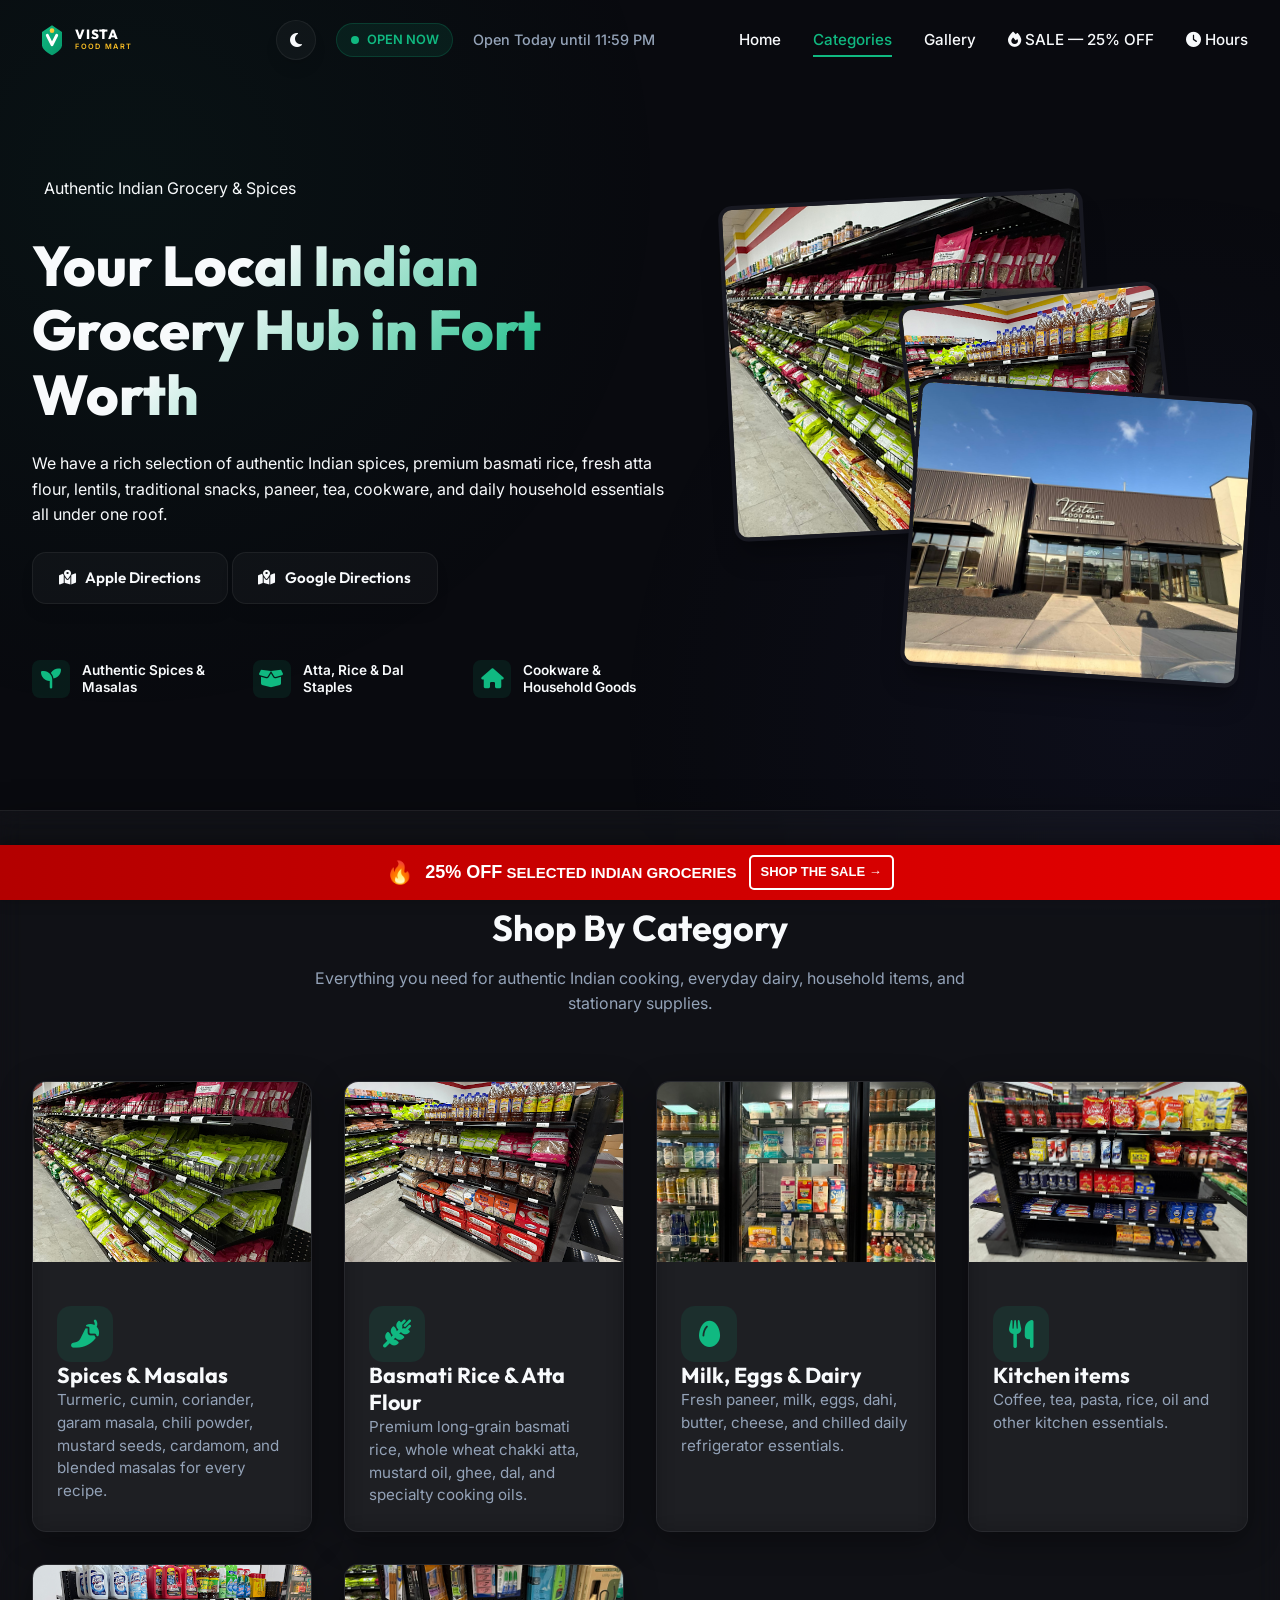
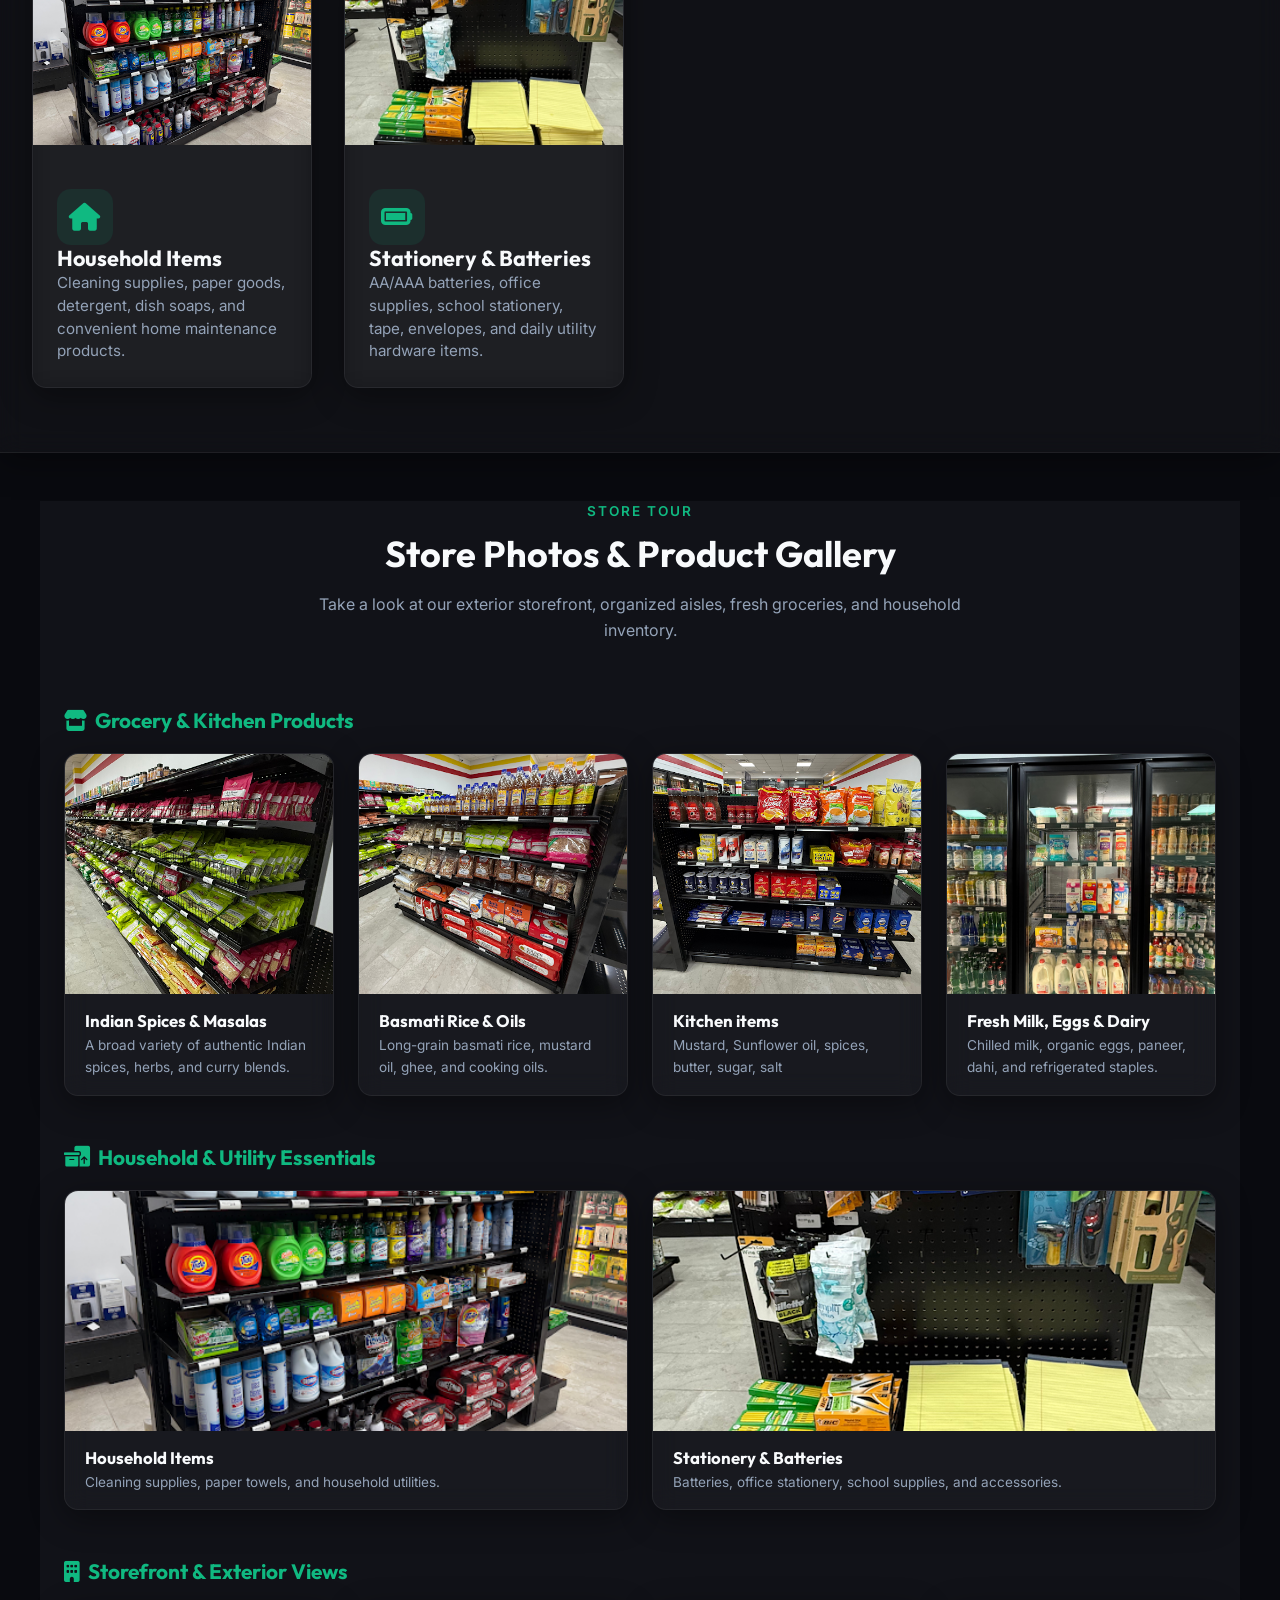
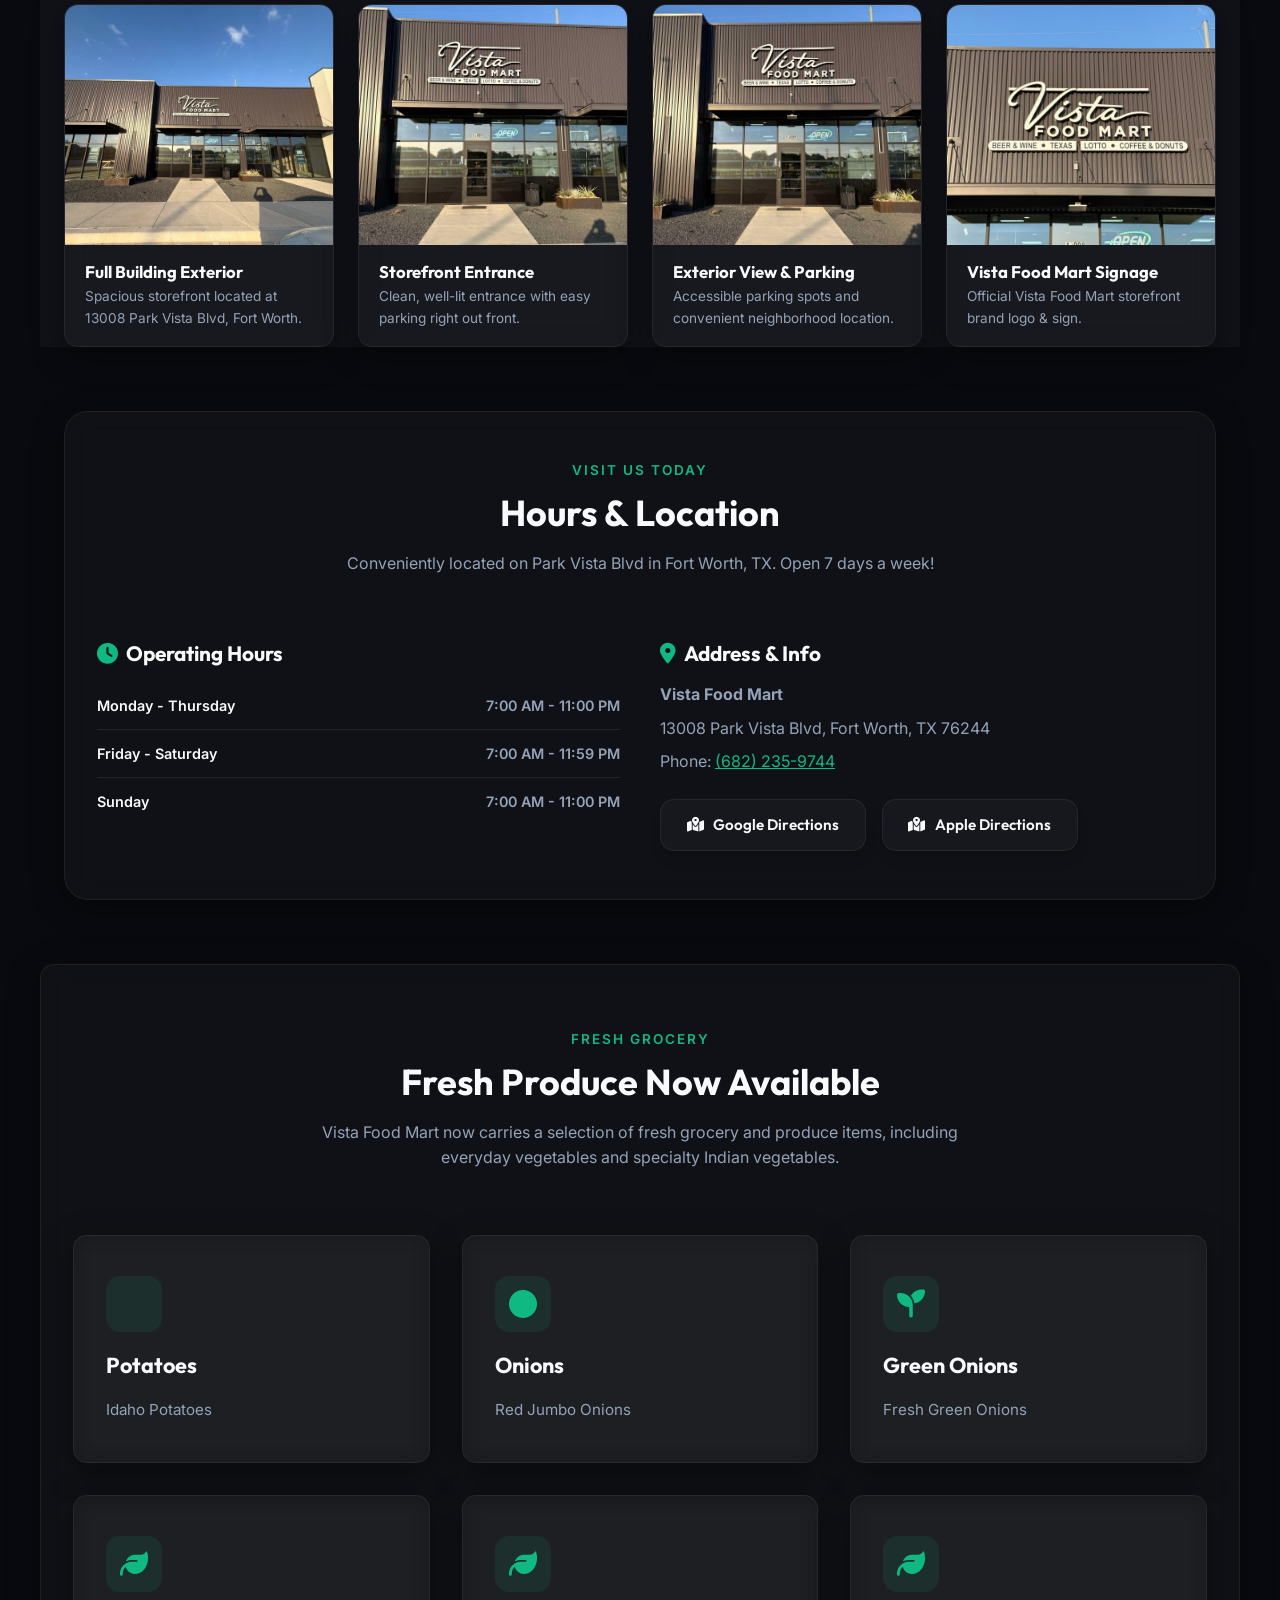
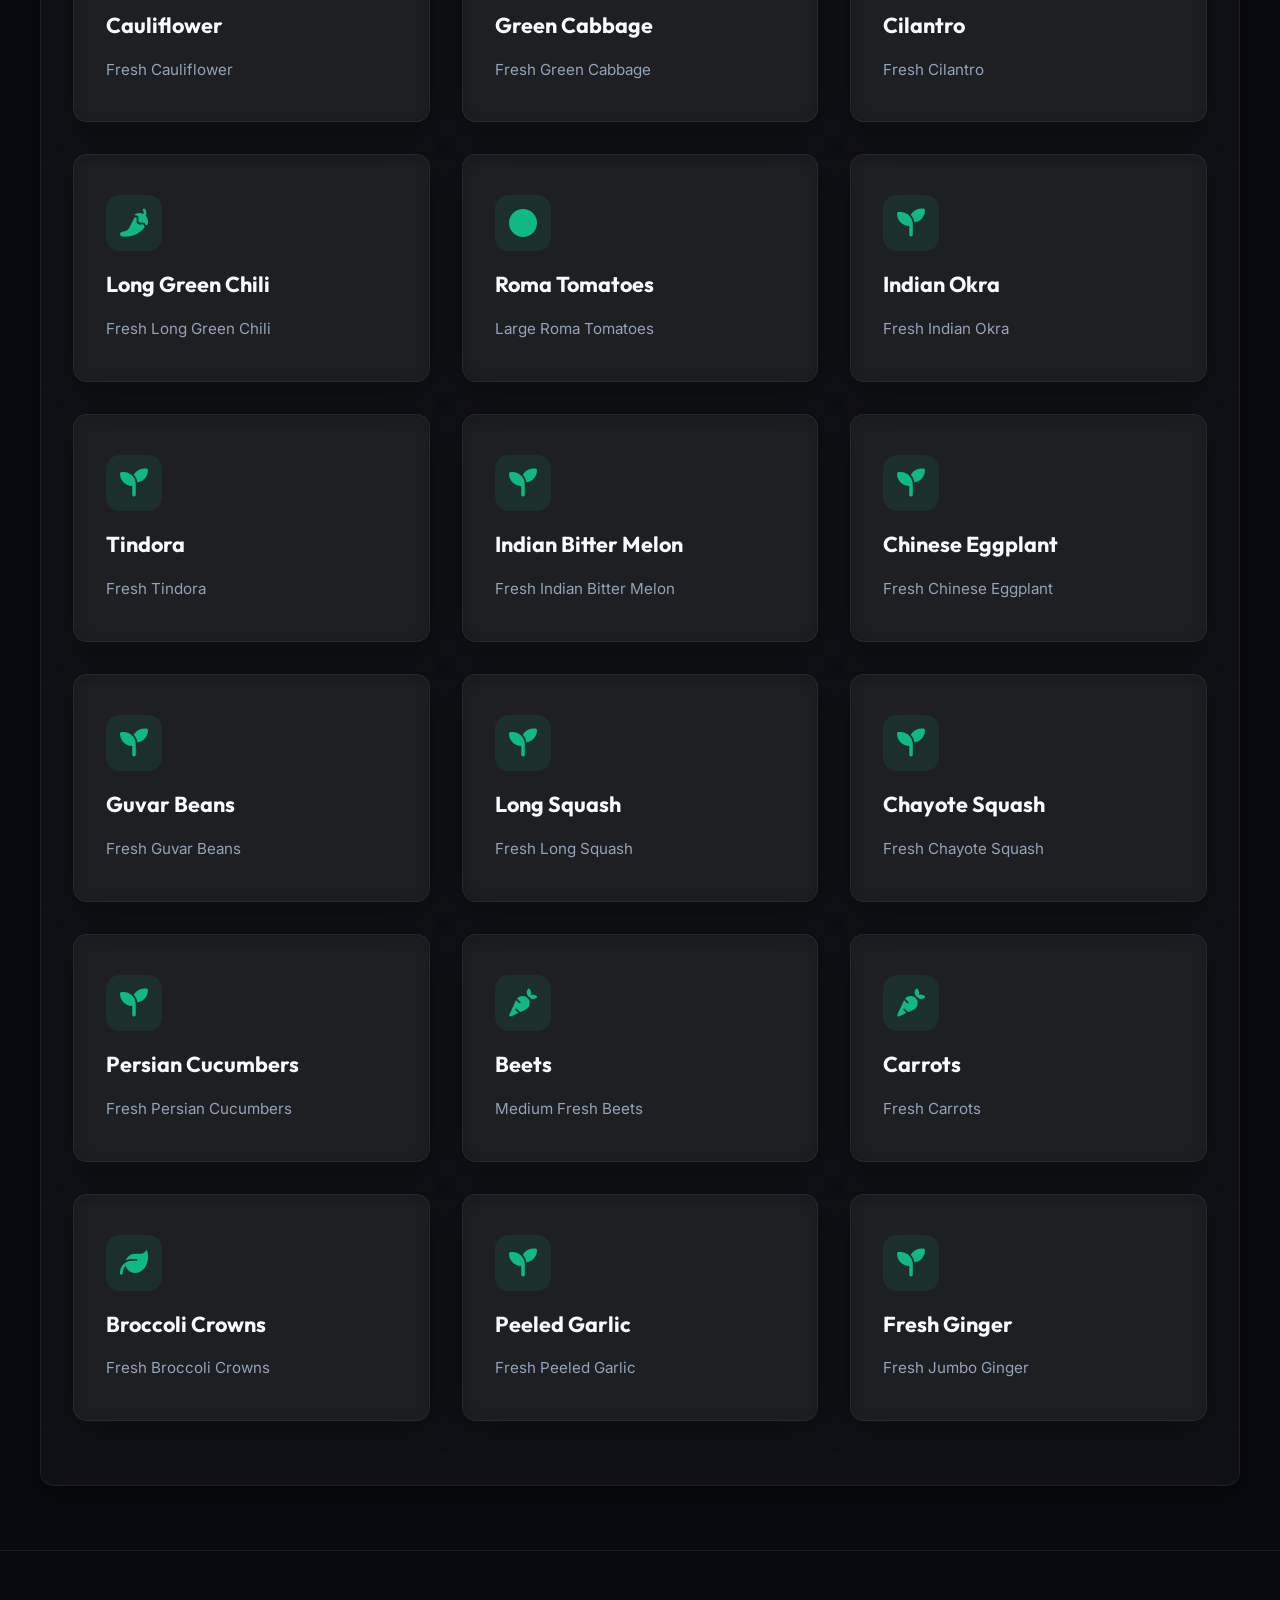
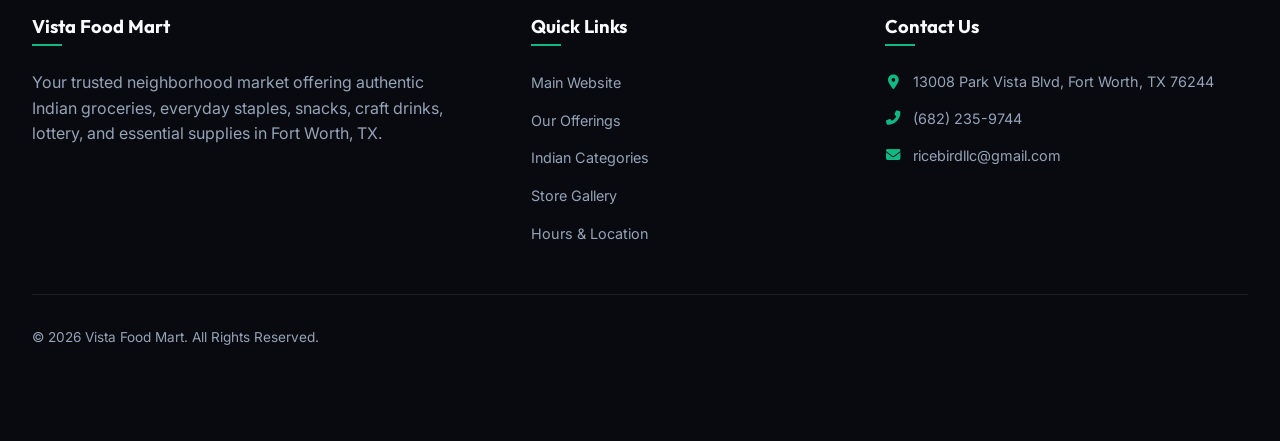
<file: indianstore.html>
<!DOCTYPE html>
<html lang="en" data-theme="dark">

<head>

<!-- Google tag (gtag.js) -->
<!-- <script async src="https://www.googletagmanager.com/gtag/js?id=G-W72ZN5SSTB">
</script>
<script>
  window.dataLayer = window.dataLayer || [];
  function gtag(){dataLayer.push(arguments);}
  gtag('js', new Date());

  gtag('config', 'G-W72ZN5SSTB');
</script> -->

<!-- Google tag -->
<script async src="https://www.googletagmanager.com/gtag/js?id=AW-18372101392"></script>

<script>
window.dataLayer = window.dataLayer || [];
function gtag(){dataLayer.push(arguments);}
gtag('js', new Date());

// Google Ads
gtag('config', 'AW-18372101392');

// Google Analytics
gtag('config', 'G-W72ZN5SSTB');
</script>

  <meta charset="UTF-8">
  <meta name="viewport" content="width=device-width, initial-scale=1.0">

  <title>Vista Food Mart | Indian Grocery Store in Fort Worth TX</title>
  <meta name="description"
    content="Vista Food Mart Indian Grocery Store in Fort Worth TX. Shop authentic Indian groceries including fresh vegetables, atta, rice, dal, spices, masalas, paneer, snacks, sweets and daily essentials.">
  <meta name="keywords"
    content="Indian grocery store Fort Worth, Indian grocery near me, Indian spices Fort Worth, atta flour, basmati rice, paneer, Indian snacks, masala store Texas">
  <meta name="author" content="Vista Food Mart">

  <link rel="canonical" href="indianstore.html">

  <meta property="og:type" content="website">
  <meta property="og:title" content="Vista Food Mart | Indian Grocery Store Fort Worth">
  <meta property="og:description"
    content="Authentic Indian groceries, spices, rice, atta, snacks, dairy and everyday essentials in Fort Worth TX.">
  <meta property="og:image" content="./photo/Grocery/indian spices.png">
  <meta property="og:url" content="indianstore.html">

  <link rel="icon" type="image/png" href="./photo/logo.jpg">
  <link rel="stylesheet" href="https://cdnjs.cloudflare.com/ajax/libs/font-awesome/6.4.0/css/all.min.css">
  <style>
/* 
   Vista Food Mart - Premium CSS Stylesheet
   Designed for local SEO and Google Ads landing pages.
*/

/* Google Fonts Import */
@import url('https://fonts.googleapis.com/css2?family=Inter:wght@300;400;500;600;700&family=Outfit:wght@400;500;600;700;800&display=swap');

/* CSS Variables */
:root {
  --primary: #10b981;
  --primary-rgb: 16, 185, 129;
  --primary-hover: #059669;
  --secondary: #fbbf24;
  --secondary-rgb: 251, 191, 36;
  --accent: #6366f1;
  --danger: #ef4444;
  --success: #10b981;

  /* Dark Theme Default */
  --bg-1: #090a0f;
  --bg-2: #111218;
  --bg-3: #181922;
  --text-main: #f8fafc;
  --text-muted: #94a3b8;
  --border-color: rgba(255, 255, 255, 0.08);
  --glass-bg: rgba(255, 255, 255, 0.03);
  --glass-border: rgba(255, 255, 255, 0.06);
  --glass-shadow: 0 8px 32px 0 rgba(0, 0, 0, 0.4);
  --input-bg: rgba(255, 255, 255, 0.05);
  --card-hover-bg: rgba(255, 255, 255, 0.06);

  /* Fonts */
  --font-title: 'Outfit', 'Inter', -apple-system, BlinkMacSystemFont, "Segoe UI", Roboto, sans-serif;
  --font-body: 'Inter', -apple-system, BlinkMacSystemFont, "Segoe UI", Roboto, sans-serif;
  --transition: all 0.3s cubic-bezier(0.4, 0, 0.2, 1);
  --radius-sm: 8px;
  --radius-md: 14px;
  --radius-lg: 24px;
  --radius-full: 9999px;
  --shadow: 0 10px 15px -3px rgba(0, 0, 0, 0.1), 0 4px 6px -4px rgba(0, 0, 0, 0.1);
  --shadow-lg: 0 20px 25px -5px rgba(0, 0, 0, 0.25), 0 8px 10px -6px rgba(0, 0, 0, 0.15);
}

/* Light Theme overrides */
[data-theme="light"] {
  --bg-1: #f8fafc;
  --bg-2: #f1f5f9;
  --bg-3: #ffffff;
  --text-main: #0f172a;
  --text-muted: #64748b;
  --border-color: rgba(15, 23, 42, 0.08);
  --glass-bg: rgba(255, 255, 255, 0.7);
  --glass-border: rgba(15, 23, 42, 0.06);
  --glass-shadow: 0 8px 32px 0 rgba(148, 163, 184, 0.15);
  --input-bg: #ffffff;
  --card-hover-bg: rgba(16, 185, 129, 0.05);
}

/* Reset and Global Styles */
*,
*::before,
*::after {
  box-sizing: border-box;
  margin: 0;
  padding: 0;
}

html {
  scroll-behavior: smooth;
  font-size: 16px;
}

body {
  font-family: var(--font-body);
  background-color: var(--bg-1);
  color: var(--text-main);
  line-height: 1.6;
  overflow-x: hidden;
  transition: background-color 0.4s ease, color 0.4s ease;
}

h1,
h2,
h3,
h4,
h5,
h6 {
  font-family: var(--font-title);
  font-weight: 700;
  line-height: 1.25;
}

a {
  color: inherit;
  text-decoration: none;
  transition: var(--transition);
}

button,
input,
textarea,
select {
  font-family: inherit;
  font-size: inherit;
  background: none;
  border: none;
  outline: none;
}

img {
  max-width: 100%;
  height: auto;
  display: block;
}

/* Custom Scrollbar */
::-webkit-scrollbar {
  width: 10px;
}

::-webkit-scrollbar-track {
  background: var(--bg-2);
}

::-webkit-scrollbar-thumb {
  background: var(--border-color);
  border-radius: var(--radius-full);
}

::-webkit-scrollbar-thumb:hover {
  background: var(--primary);
}

/* Background Gradients */
.gradient-bg {
  position: fixed;
  top: 0;
  left: 0;
  width: 100vw;
  height: 100vh;
  z-index: -10;
  pointer-events: none;
  overflow: hidden;
  background: radial-gradient(circle at 10% 20%, rgba(16, 185, 129, 0.05) 0%, transparent 40%),
    radial-gradient(circle at 90% 80%, rgba(99, 102, 241, 0.05) 0%, transparent 40%);
}

/* Header & Navigation */
header {
  position: fixed;
  top: 0;
  left: 0;
  width: 100%;
  z-index: 100;
  transition: var(--transition);
  border-bottom: 1px solid transparent;
}

header.scrolled {
  background: var(--glass-bg);
  backdrop-filter: blur(16px);
  -webkit-backdrop-filter: blur(16px);
  border-bottom: 1px solid var(--glass-border);
  box-shadow: var(--glass-shadow);
}

.nav-container {
  display: flex;
  justify-content: space-between;
  align-items: center;
  max-width: 1280px;
  margin: 0 auto;
  padding: 1.25rem 2rem;
  transition: var(--transition);
}

header.scrolled .nav-container {
  padding: 0.8rem 2rem;
}

.logo-wrapper {
  display: flex;
  align-items: center;
  height: 40px;
}

.logo-wrapper svg {
  height: 100%;
  width: auto;
}

.nav-menu {
  display: flex;
  align-items: center;
  gap: 2rem;
  list-style: none;
}

.nav-link {
  font-weight: 500;
  font-size: 0.95rem;
  padding: 0.5rem 0;
  position: relative;
}

.nav-link::after {
  content: '';
  position: absolute;
  bottom: 0;
  left: 0;
  width: 0;
  height: 2px;
  background: var(--primary);
  transition: var(--transition);
}

.nav-link:hover {
  color: var(--primary);
}

.nav-link:hover::after,
.nav-link.active::after {
  width: 100%;
}

.nav-link.active {
  color: var(--primary);
}

/* Header Utilities */
.nav-utils {
  display: flex;
  align-items: center;
  gap: 1.25rem;
}

/* Theme Toggle Button */
.theme-btn {
  background: var(--glass-bg);
  border: 1px solid var(--glass-border);
  width: 40px;
  height: 40px;
  border-radius: var(--radius-full);
  display: flex;
  align-items: center;
  justify-content: center;
  cursor: pointer;
  color: var(--text-main);
  box-shadow: var(--shadow);
  transition: var(--transition);
}

.theme-btn:hover {
  transform: scale(1.05);
  border-color: var(--primary);
  color: var(--primary);
}

.theme-btn .sun-icon {
  display: none;
}

[data-theme="light"] .theme-btn .moon-icon {
  display: none;
}

[data-theme="light"] .theme-btn .sun-icon {
  display: block;
}

/* Open Status Badge */
.live-status-badge {
  display: inline-flex;
  align-items: center;
  gap: 0.5rem;
  font-size: 0.8rem;
  font-weight: 600;
  text-transform: uppercase;
  padding: 0.35rem 0.85rem;
  border-radius: var(--radius-full);
  background: rgba(var(--primary-rgb), 0.1);
  color: var(--primary);
  border: 1px solid rgba(var(--primary-rgb), 0.2);
}

.live-status-badge.closed {
  background: rgba(239, 68, 68, 0.1);
  color: var(--danger);
  border: 1px solid rgba(239, 68, 68, 0.2);
}

.live-status-badge .indicator-dot {
  width: 8px;
  height: 8px;
  border-radius: var(--radius-full);
  background-color: currentColor;
  animation: pulse 1.8s infinite;
}

@keyframes pulse {
  0% {
    transform: scale(0.9);
    opacity: 0.7;
  }

  50% {
    transform: scale(1.2);
    opacity: 1;
  }

  100% {
    transform: scale(0.9);
    opacity: 0.7;
  }
}

/* Mobile Menu Toggle
.menu-toggle {
  display: none;
  font-size: 1.5rem;
  cursor: pointer;
  color: var(--text-main);
} */

/* Buttons Styling */
.btn {
  display: inline-flex;
  align-items: center;
  justify-content: center;
  gap: 0.6rem;
  font-family: var(--font-title);
  font-weight: 600;
  font-size: 0.95rem;
  padding: 0.8rem 1.6rem;
  border-radius: var(--radius-md);
  cursor: pointer;
  transition: var(--transition);
  box-shadow: var(--shadow);
}

.btn-primary {
  background: linear-gradient(135deg, var(--primary), var(--primary-hover));
  color: #ffffff;
}

.btn-primary:hover {
  transform: translateY(-2px);
  box-shadow: 0 10px 20px -10px rgba(var(--primary-rgb), 0.5);
}

.btn-secondary {
  background: var(--glass-bg);
  color: var(--text-main);
  border: 1px solid var(--glass-border);
}

.btn-secondary:hover {
  background: var(--card-hover-bg);
  border-color: var(--primary);
  color: var(--primary);
  transform: translateY(-2px);
}

.btn-sm {
  padding: 0.5rem 1rem;
  font-size: 0.85rem;
  border-radius: var(--radius-sm);
}

/* Page Layout */
section {
  padding: 7rem 2rem 5rem 2rem;
  max-width: 1280px;
  margin: 0 auto;
}

.section-header {
  text-align: center;
  margin-bottom: 4rem;
  max-width: 700px;
  margin-left: auto;
  margin-right: auto;
}

.section-subtitle {
  color: var(--primary);
  font-weight: 600;
  text-transform: uppercase;
  font-size: 0.85rem;
  letter-spacing: 2px;
  margin-bottom: 0.5rem;
  display: block;
}
.hours-link {
  display: flex;
  align-items: center;
  gap: 0.4rem;
}

/* small status dot */
.nav-status-dot {
  width: 8px;
  height: 8px;
  border-radius: 50%;
  background: var(--danger);
  box-shadow: 0 0 6px rgba(239, 68, 68, 0.6);
  transition: var(--transition);
}

/* OPEN state */
.nav-status-dot.open {
  background: var(--success);
  box-shadow: 0 0 6px rgba(16, 185, 129, 0.7);
}
.section-title {
  font-size: 2.25rem;
  margin-bottom: 1rem;
}

.section-desc {
  color: var(--text-muted);
}

/* Glass Card Component */
.glass-card {
  background: var(--glass-bg);
  backdrop-filter: blur(12px);
  -webkit-backdrop-filter: blur(12px);
  border: 1px solid var(--glass-border);
  border-radius: var(--radius-md);
  box-shadow: var(--glass-shadow);
  transition: var(--transition);
}

/* Hero Section */
#hero {
  padding-top: 10rem;
  padding-bottom: 6rem;
  display: grid;
  grid-template-columns: 1.1fr 0.9fr;
  align-items: center;
  gap: 3.5rem;
  min-height: 90vh;
}

.hero-content {
  display: flex;
  flex-direction: column;
  gap: 1.5rem;
}

.hero-title-tag {
  display: flex;
  align-items: center;
  gap: 0.75rem;
  margin-bottom: 0.5rem;
}

.hero-title {
  font-size: 3.5rem;
  line-height: 1.15;
  font-weight: 800;
  background: linear-gradient(135deg, var(--text-main) 30%, var(--primary) 80%);
  -webkit-background-clip: text;
  -webkit-text-fill-color: transparent;
}

.hero-desc {
  font-size: 1.15rem;
  color: var(--text-muted);
  max-width: 600px;
}

.hero-actions {
  display: flex;
  gap: 1rem;
  flex-wrap: wrap;
  margin-top: 1rem;
}

.hero-features {
  display: grid;
  grid-template-columns: repeat(3, 1fr);
  gap: 1.5rem;
  margin-top: 2rem;
}

.hero-feat-item {
  display: flex;
  align-items: center;
  gap: 0.75rem;
}

.hero-feat-icon {
  width: 38px;
  height: 38px;
  background: rgba(var(--primary-rgb), 0.1);
  color: var(--primary);
  border-radius: var(--radius-sm);
  display: flex;
  align-items: center;
  justify-content: center;
  font-size: 1.25rem;
  flex-shrink: 0;
}

.hero-feat-text {
  font-size: 0.85rem;
  font-weight: 600;
  line-height: 1.2;
}

/* Visual Collage / Rotating Showcase */
.hero-visual {
  position: relative;
  height: 480px;
  display: flex;
  align-items: center;
  justify-content: center;
}

.collage-container {
  position: relative;
  width: 100%;
  height: 100%;
}

.collage-photo {
  position: absolute;
  border-radius: var(--radius-md);
  box-shadow: var(--shadow-lg);
  overflow: hidden;
  border: 4px solid var(--bg-3);
  transition: var(--transition);
  cursor: pointer;
}

.collage-photo img {
  width: 100%;
  height: 100%;
  object-fit: cover;
  transition: transform 0.5s ease;
}

.collage-photo:hover {
  transform: scale(1.05) translateY(-5px) rotate(0deg) !important;
  z-index: 10 !important;
  box-shadow: 0 25px 50px -12px rgba(0, 0, 0, 0.5);
}

.collage-photo:hover img {
  transform: scale(1.1);
}

/* Specifying positions for 3 key real photos */
.photo-1 {
  width: 70%;
  height: 70%;
  top: 0;
  left: 0;
  transform: rotate(-3deg);
  z-index: 1;
}

.photo-2 {
  width: 65%;
  height: 60%;
  bottom: 0;
  right: 0;
  transform: rotate(4deg);
  z-index: 3;
}

.photo-3 {
  width: 50%;
  height: 50%;
  top: 20%;
  right: 15%;
  transform: rotate(-6deg);
  z-index: 2;
}

/* Core Highlights Section */
#services {
  background-color: var(--bg-2);
  position: relative;
}

.services-grid {
  display: grid;
  grid-template-columns: repeat(auto-fit, minmax(280px, 1fr));
  gap: 2rem;
}

.service-card {
  padding: 2.5rem 2rem;
  display: flex;
  flex-direction: column;
  gap: 1.25rem;
}

.service-card:hover {
  transform: translateY(-8px);
  border-color: var(--primary);
  box-shadow: var(--shadow-lg);
}

.service-icon {
  width: 56px;
  height: 56px;
  background: rgba(var(--primary-rgb), 0.1);
  color: var(--primary);
  border-radius: var(--radius-md);
  display: flex;
  align-items: center;
  justify-content: center;
  font-size: 1.75rem;
  transition: var(--transition);
}

.service-card:hover .service-icon {
  background: var(--primary);
  color: #ffffff;
  transform: rotateY(180deg);
}

.service-title {
  font-size: 1.35rem;
}

.service-desc {
  color: var(--text-muted);
  font-size: 0.95rem;
  line-height: 1.5;
}

/* Interactive Product Catalog Section */
.catalog-filter-bar {
  display: flex;
  justify-content: center;
  gap: 0.75rem;
  margin-bottom: 3rem;
  flex-wrap: wrap;
}

.filter-btn {
  font-family: var(--font-title);
  font-weight: 600;
  font-size: 0.9rem;
  padding: 0.6rem 1.2rem;
  border-radius: var(--radius-full);
  background: var(--glass-bg);
  border: 1px solid var(--glass-border);
  color: var(--text-main);
  cursor: pointer;
  transition: var(--transition);
}

.filter-btn:hover,
.filter-btn.active {
  background: var(--primary);
  border-color: var(--primary);
  color: #ffffff;
  box-shadow: 0 4px 12px rgba(var(--primary-rgb), 0.25);
}

/* Gallery Filter Bar Styling */
.gallery-filter-bar {
  display: flex;
  justify-content: center;
  gap: 0.75rem;
  margin-bottom: 3rem;
  flex-wrap: wrap;
}

.gallery-filter-btn {
  font-family: var(--font-title);
  font-weight: 600;
  font-size: 0.9rem;
  padding: 0.6rem 1.2rem;
  border-radius: var(--radius-full);
  background: var(--glass-bg);
  border: 1px solid var(--glass-border);
  color: var(--text-main);
  cursor: pointer;
  transition: var(--transition);
}

.gallery-filter-btn:hover,
.gallery-filter-btn.active {
  background: var(--primary);
  border-color: var(--primary);
  color: #ffffff;
  box-shadow: 0 4px 12px rgba(var(--primary-rgb), 0.25);
}

.catalog-grid {
  display: grid;
  grid-template-columns: repeat(auto-fill, minmax(260px, 1fr));
  gap: 2rem;
}

.product-card {
  display: flex;
  flex-direction: column;
  overflow: hidden;
  height: 100%;
}

.product-card:hover {
  transform: translateY(-5px);
  border-color: var(--primary);
  box-shadow: var(--shadow-lg);
}

.product-image-container {
  height: 180px;
  background: var(--bg-1);
  position: relative;
  overflow: hidden;
  border-bottom: 1px solid var(--border-color);
  display: flex;
  align-items: center;
  justify-content: center;
}

.product-image-container img {
  max-height: 90%;
  max-width: 90%;
  object-fit: contain;
  transition: transform 0.3s ease;
}

.product-card:hover .product-image-container img {
  transform: scale(1.08);
}

.product-tag {
  position: absolute;
  top: 10px;
  left: 10px;
  background: rgba(0, 0, 0, 0.75);
  color: var(--secondary);
  font-size: 0.75rem;
  font-weight: 700;
  padding: 0.25rem 0.6rem;
  border-radius: var(--radius-sm);
  backdrop-filter: blur(4px);
  text-transform: uppercase;
}

.product-info {
  padding: 1.5rem;
  display: flex;
  flex-direction: column;
  gap: 0.75rem;
  flex-grow: 1;
}

.product-meta {
  display: flex;
  justify-content: space-between;
  align-items: center;
}

.product-category {
  font-size: 0.75rem;
  font-weight: 700;
  text-transform: uppercase;
  color: var(--primary);
  letter-spacing: 1px;
}

.product-availability {
  font-size: 0.75rem;
  font-weight: 600;
  color: var(--text-muted);
}

.product-name {
  font-size: 1.15rem;
  font-weight: 700;
}

.product-description {
  font-size: 0.88rem;
  color: var(--text-muted);
  line-height: 1.4;
  flex-grow: 1;
}

.product-footer {
  display: flex;
  justify-content: space-between;
  align-items: center;
  margin-top: 0.5rem;
}

.product-specialty {
  font-size: 0.75rem;
  color: var(--secondary);
  font-weight: 600;
  display: flex;
  align-items: center;
  gap: 0.25rem;
}

/* Store Tour Gallery */
#gallery {
  background-color: var(--bg-2);
}

.gallery-grid {
  display: grid;
  grid-template-columns: repeat(auto-fill, minmax(280px, 1fr));
  gap: 1.5rem;
  transition: opacity 0.2s ease;
}

.gallery-item {
  position: relative;
  aspect-ratio: 4 / 3;
  overflow: hidden;
  border-radius: var(--radius-md);
  border: 1px solid var(--border-color);
  box-shadow: var(--shadow);
  cursor: pointer;
}

.gallery-item img {
  width: 100%;
  height: 100%;
  object-fit: cover;
  transition: transform 0.5s cubic-bezier(0.4, 0, 0.2, 1);
}

.gallery-overlay {
  position: absolute;
  top: 0;
  left: 0;
  width: 100%;
  height: 100%;
  background: linear-gradient(to top, rgba(0, 0, 0, 0.8) 0%, rgba(0, 0, 0, 0.2) 60%, transparent 100%);
  display: flex;
  flex-direction: column;
  justify-content: flex-end;
  padding: 1.5rem;
  opacity: 0;
  transition: var(--transition);
}

.gallery-item:hover img {
  transform: scale(1.1);
}

.gallery-item:hover .gallery-overlay {
  opacity: 1;
}

.gallery-tag {
  align-self: flex-start;
  font-size: 0.7rem;
  font-weight: 700;
  text-transform: uppercase;
  background: var(--primary);
  color: #ffffff;
  padding: 0.2rem 0.5rem;
  border-radius: var(--radius-sm);
  margin-bottom: 0.5rem;
}

.gallery-title {
  font-size: 1.1rem;
  font-weight: 700;
  color: #ffffff;
}

/* Lightbox Modal */
.lightbox {
  position: fixed;
  top: 0;
  left: 0;
  width: 100vw;
  height: 100vh;
  background: rgba(9, 10, 15, 0.95);
  backdrop-filter: blur(10px);
  z-index: 1000;
  display: none;
  align-items: center;
  justify-content: center;
  opacity: 0;
  transition: opacity 0.3s ease;
}

.lightbox.active {
  display: flex;
  opacity: 1;
}

.lightbox-content {
  position: relative;
  max-width: 90vw;
  max-height: 80vh;
  display: flex;
  flex-direction: column;
  align-items: center;
}

.lightbox-img {
  max-width: 100%;
  max-height: 75vh;
  border-radius: var(--radius-sm);
  box-shadow: 0 25px 50px -12px rgba(0, 0, 0, 0.8);
  border: 1px solid rgba(255, 255, 255, 0.1);
  transform: scale(0.95);
  transition: transform 0.3s ease;
}

.lightbox.active .lightbox-img {
  transform: scale(1);
}

.lightbox-caption {
  color: #ffffff;
  margin-top: 1rem;
  font-family: var(--font-title);
  font-weight: 600;
  text-align: center;
}

.lightbox-close {
  position: absolute;
  top: -40px;
  right: 0;
  font-size: 2rem;
  color: #ffffff;
  cursor: pointer;
  background: none;
  border: none;
}

.lightbox-close:hover {
  color: var(--primary);
}

.lightbox-nav {
  position: absolute;
  top: 50%;
  transform: translateY(-50%);
  background: rgba(255, 255, 255, 0.1);
  border: 1px solid rgba(255, 255, 255, 0.15);
  width: 50px;
  height: 50px;
  border-radius: var(--radius-full);
  display: flex;
  align-items: center;
  justify-content: center;
  color: #ffffff;
  font-size: 1.5rem;
  cursor: pointer;
  transition: var(--transition);
}

.lightbox-nav:hover {
  background: var(--primary);
  color: #ffffff;
}

.lightbox-prev {
  left: -80px;
}

.lightbox-next {
  right: -80px;
}

/* Reviews / Testimonials Section */
.reviews-container {
  position: relative;
  max-width: 800px;
  margin: 0 auto;
  overflow: hidden;
  padding: 1rem;
}

.reviews-track {
  display: flex;
  transition: transform 0.5s ease-in-out;
}

.review-slide {
  min-width: 100%;
  box-sizing: border-box;
  padding: 0 1rem;
}

.review-card {
  padding: 3rem 2.5rem;
  display: flex;
  flex-direction: column;
  gap: 1.5rem;
  position: relative;
}

.review-card::before {
  content: '“';
  position: absolute;
  top: 15px;
  left: 20px;
  font-size: 6rem;
  font-family: var(--font-title);
  color: rgba(var(--primary-rgb), 0.08);
  line-height: 1;
}

.review-rating {
  color: var(--secondary);
  font-size: 1.25rem;
}

.review-text {
  font-size: 1.1rem;
  font-style: italic;
  line-height: 1.7;
}

.review-author {
  display: flex;
  align-items: center;
  gap: 1rem;
  margin-top: 0.5rem;
}

.author-avatar {
  width: 48px;
  height: 48px;
  border-radius: var(--radius-full);
  background: linear-gradient(135deg, var(--primary), var(--accent));
  color: #ffffff;
  display: flex;
  align-items: center;
  justify-content: center;
  font-weight: 700;
  font-family: var(--font-title);
}

.author-info {
  display: flex;
  flex-direction: column;
}

.author-name {
  font-weight: 700;
}

.author-meta {
  font-size: 0.78rem;
  color: var(--text-muted);
}

.reviews-nav {
  display: flex;
  justify-content: center;
  gap: 1rem;
  margin-top: 2rem;
}

.reviews-dot {
  width: 10px;
  height: 10px;
  border-radius: var(--radius-full);
  background: var(--border-color);
  cursor: pointer;
  transition: var(--transition);
}

.reviews-dot.active {
  background: var(--primary);
  width: 25px;
}

/* Contact and Map Section */
.contact-grid {
  display: grid;
  grid-template-columns: 1fr 1.1fr;
  gap: 3.5rem;
}

.contact-info-col {
  display: flex;
  flex-direction: column;
  gap: 2rem;
}

.contact-info-cards {
  display: grid;
  grid-template-columns: repeat(auto-fit, minmax(220px, 1fr));
  gap: 1.5rem;
}

.info-small-card {
  padding: 1.5rem;
  display: flex;
  gap: 1rem;
}

.info-small-icon {
  width: 44px;
  height: 44px;
  background: rgba(var(--primary-rgb), 0.1);
  color: var(--primary);
  border-radius: var(--radius-sm);
  display: flex;
  align-items: center;
  justify-content: center;
  font-size: 1.25rem;
  flex-shrink: 0;
}

.info-small-text h4 {
  font-size: 0.95rem;
  margin-bottom: 0.25rem;
}

.info-small-text p,
.info-small-text a {
  font-size: 0.88rem;
  color: var(--text-muted);
}

.info-small-text a:hover {
  color: var(--primary);
}

.store-hours-table {
  width: 100%;
  border-collapse: collapse;
  margin-top: 1rem;
}

.store-hours-table tr {
  border-bottom: 1px solid var(--border-color);
}

.store-hours-table tr:last-child {
  border-bottom: none;
}

.store-hours-table td {
  padding: 0.75rem 0.5rem;
  font-size: 0.9rem;
}

.store-hours-table td:last-child {
  text-align: right;
  font-weight: 600;
}

.store-hours-table tr.current-day {
  color: var(--primary);
  font-weight: 700;
}

.contact-form-card {
  padding: 2.5rem;
}

.contact-form {
  display: flex;
  flex-direction: column;
  gap: 1.25rem;
}

.form-group {
  display: flex;
  flex-direction: column;
  gap: 0.5rem;
}

.form-group label {
  font-size: 0.85rem;
  font-weight: 600;
  color: var(--text-main);
}

.form-input {
  background: var(--input-bg);
  border: 1px solid var(--border-color);
  padding: 0.8rem 1rem;
  border-radius: var(--radius-sm);
  color: var(--text-main);
  transition: var(--transition);
}

.form-input:focus {
  border-color: var(--primary);
  box-shadow: 0 0 0 2px rgba(var(--primary-rgb), 0.15);
}

textarea.form-input {
  resize: vertical;
  min-height: 120px;
}

.form-status {
  padding: 0.75rem 1rem;
  border-radius: var(--radius-sm);
  font-size: 0.88rem;
  font-weight: 600;
  display: none;
  animation: fadeIn 0.3s ease;
}

.form-status.success {
  display: block;
  background: rgba(16, 185, 129, 0.15);
  color: var(--success);
  border: 1px solid rgba(16, 185, 129, 0.2);
}

.form-status.error {
  display: block;
  background: rgba(239, 68, 68, 0.15);
  color: var(--danger);
  border: 1px solid rgba(239, 68, 68, 0.2);
}

/* Map Section */
#location {
  background-color: var(--bg-3);
  padding-bottom: 6rem;
}

.location-container {
  display: grid;
  grid-template-columns: 1fr 1fr;
  gap: 3.5rem;
  align-items: center;
}

.location-map-frame {
  height: 450px;
  border-radius: var(--radius-lg);
  overflow: hidden;
  box-shadow: var(--shadow-lg);
  border: 1px solid var(--border-color);
  position: relative;
}

.location-map-frame iframe {
  width: 100%;
  height: 100%;
  border: none;
}

.location-details {
  display: flex;
  flex-direction: column;
  gap: 1.5rem;
}

.neighborhood-highlight {
  border-left: 3px solid var(--primary);
  padding-left: 1.25rem;
  margin-top: 1rem;
}

.neighborhood-highlight p {
  color: var(--text-muted);
  font-size: 0.95rem;
}

/* Footer Section */
footer {
  background: var(--bg-1);
  border-top: 1px solid var(--border-color);
  padding: 4rem 2rem 2rem 2rem;
}

.footer-container {
  max-width: 1280px;
  margin: 0 auto;
  display: grid;
  grid-template-columns: 1.2fr 0.8fr 1fr;
  gap: 4rem;
  padding-bottom: 3rem;
  border-bottom: 1px solid var(--border-color);
}

.footer-col {
  display: flex;
  flex-direction: column;
  gap: 1.5rem;
}

.footer-col h3 {
  font-size: 1.15rem;
  font-family: var(--font-title);
  color: var(--text-main);
  position: relative;
  padding-bottom: 0.5rem;
}

.footer-col h3::after {
  content: '';
  position: absolute;
  bottom: 0;
  left: 0;
  width: 30px;
  height: 2px;
  background: var(--primary);
}

.footer-links {
  list-style: none;
  display: flex;
  flex-direction: column;
  gap: 0.75rem;
}

.footer-links a {
  color: var(--text-muted);
  font-size: 0.9rem;
}

.footer-links a:hover {
  color: var(--primary);
  transform: translateX(3px);
}

.footer-contact-info {
  display: flex;
  flex-direction: column;
  gap: 0.85rem;
}

.footer-contact-item {
  display: flex;
  align-items: center;
  gap: 0.75rem;
  color: var(--text-muted);
  font-size: 0.9rem;
}

.footer-contact-item i {
  color: var(--primary);
  width: 16px;
  text-align: center;
}

.footer-bottom {
  max-width: 1280px;
  margin: 0 auto;
  padding-top: 2rem;
  display: flex;
  justify-content: space-between;
  align-items: center;
  flex-wrap: wrap;
  gap: 1rem;
  font-size: 0.85rem;
  color: var(--text-muted);
}

/* Animations */
@keyframes fadeIn {
  from {
    opacity: 0;
    transform: translateY(10px);
  }

  to {
    opacity: 1;
    transform: translateY(0);
  }
}

.fade-in {
  animation: fadeIn 0.8s ease forwards;
}
/* Responsive Media Queries */
/* Responsive Media Queries */
@media (max-width: 1024px) {
  #hero {
    grid-template-columns: 1fr;
    padding-top: 8rem;
    gap: 3rem;
    text-align: center;
  }

  .hero-title-tag {
    justify-content: center;
  }

  .hero-desc {
    margin: 0 auto;
  }

  .hero-actions {
    justify-content: center;
  }

  .hero-features {
    max-width: 600px;
    margin: 2rem auto 0 auto;
  }

  .hero-visual {
    height: 400px;
    max-width: 500px;
    margin: 0 auto;
  }

  .contact-grid,
  .location-container {
    grid-template-columns: 1fr;
    gap: 3rem;
  }

  .location-map-frame {
    order: 2;
  }
}


/* =========================
   MOBILE NAVBAR FIX (MAIN)
   ========================= */
@media (max-width: 768px) {

  html {
    font-size: 15px;
  }

  /* NAV CONTAINER: 2 ROW LAYOUT */
  .nav-container {
    flex-wrap: wrap;        /* allows new line */
    padding: 0.75rem 1rem;
    gap: 0.5rem;
  }

  /* LOGO SMALLER */
  .logo-wrapper {
    height: 32px;
  }

  /* UTILS (theme + status) stay top row right */
  .nav-utils {
    gap: 0.6rem;
    margin-right: 0.5rem;
  }

  .theme-btn {
    width: 36px;
    height: 36px;
  }

  /* NAV MENU MOVES TO SECOND LINE */
  .nav-menu {
    flex: 1 0 100%;          /* forces new row */
    display: flex;
    flex-direction: row;
    align-items: center;

    gap: 0.9rem;

    overflow-x: auto;
    white-space: nowrap;

    margin-top: 0.6rem;
    padding-bottom: 0.4rem;

    background: var(--bg-2);
    border-bottom: 1px solid var(--border-color);
  }

  /* NAV ITEMS */
  .nav-menu li {
    flex: 0 0 auto;
  }

  .nav-link {
    font-size: 0.8rem;
    padding: 0.3rem 0.6rem;
    white-space: nowrap;
    display: inline-block;
  }

  /* HIDE SCROLLBAR */
  .nav-menu::-webkit-scrollbar {
    display: none;
  }

  .nav-menu {
    scrollbar-width: none;
  }

  /* GENERAL MOBILE SPACING */
  section {
    padding: 5rem 1.5rem 3rem 1.5rem;
  }

  .section-header {
    margin-bottom: 2.5rem;
  }

  .hero-title {
    font-size: 2.75rem;
  }

  .hero-features {
    grid-template-columns: 1fr;
    gap: 1rem;
  }

  .footer-container {
    grid-template-columns: 1fr;
    gap: 2.5rem;
  }

  .lightbox-nav {
    display: none;
  }
}

/* ===== FIX HERO COLLAGE MOBILE DISPLAY ===== */
@media (max-width: 768px) {

  .hero-visual {
    height: auto !important;
    max-width: 100% !important;
    padding: 0 1rem;
  }

  .collage-container {
    display: grid !important;
    grid-template-columns: 1fr 1fr;
    grid-template-rows: auto;
    gap: 10px;
  }

  .collage-photo {
    position: relative !important;
    width: 100% !important;
    height: 160px !important;
    border-radius: 14px;
    overflow: hidden;
  }

  .collage-photo img {
    width: 100%;
    height: 100%;
    object-fit: cover;
    display: block;
  }

  /* optional: make one image full width for better look */
  .collage-photo.photo-2 {
    grid-column: span 2;
    height: 200px;
  }
}
/* =========================
   EXTRA SMALL DEVICES
   ========================= */
@media (max-width: 480px) {

  .hero-title {
    font-size: 2.25rem;
  }

  .hero-actions .btn {
    width: 100%;
  }

  .catalog-filter-bar {
    gap: 0.5rem;
  }

  .filter-btn {
    font-size: 0.8rem;
    padding: 0.4rem 0.9rem;
  }
}
}
  </style>

  <script type="application/ld+json">
  {
    "@context":"https://schema.org",
    "@type":"GroceryStore",
    "name":"Vista Food Mart - Indian Grocery Store",
    "image":"photo/Grocery/indian spices.png",
    "@id":"indianstore.html",
    "url":"indianstore.html",
    "telephone":"+16822359744",
    "address":{
      "@type":"PostalAddress",
      "streetAddress":"13008 Park Vista Blvd",
      "addressLocality":"Fort Worth",
      "addressRegion":"TX",
      "postalCode":"76244",
      "addressCountry":"US"
    },
    "geo":{
      "@type":"GeoCoordinates",
      "latitude":32.934898,
      "longitude":-97.288284
    }
  }
  </script>

  <!-- <script async src="https://www.googletagmanager.com/gtag/js?id=G-W72ZN5SSTB"></script>
  <script>
    window.dataLayer = window.dataLayer || [];
    function gtag(){dataLayer.push(arguments);}
    gtag('js', new Date());
    gtag('config','G-W72ZN5SSTB');
  </script> -->

</head>

<body>
  <!-- Background Animated Gradients -->
  <div class="gradient-bg"></div>

  <!-- Header Section -->
  <header>
    <div class="nav-container">
      <!-- LOGO -->
      <a href="index.html" class="logo-wrapper" aria-label="Vista Food Mart Logo">
        <svg xmlns="http://www.w3.org/2000/svg" viewBox="0 0 240 60">
          <defs>
            <linearGradient id="navPrimary" x1="0%" y1="0%" x2="100%" y2="100%">
              <stop offset="0%" stop-color="#10b981"/>
              <stop offset="100%" stop-color="#059669"/>
            </linearGradient>
            <linearGradient id="navGold" x1="0%" y1="0%" x2="100%" y2="100%">
              <stop offset="0%" stop-color="#fcd34d"/>
              <stop offset="100%" stop-color="#fbbf24"/>
            </linearGradient>
            <style>
              .logo-text-title { font-family: 'Outfit', 'Inter', sans-serif; font-size: 20px; font-weight: 800; letter-spacing: 1px; }
              .logo-text-sub { font-family: 'Inter', sans-serif; font-size: 11px; font-weight: 600; letter-spacing: 2px; }
              .theme-dark .logo-text-title { fill: #ffffff; }
              .theme-light .logo-text-title { fill: #0f172a; }
            </style>
          </defs>
          <g transform="translate(10, 8)">
            <path d="M5,10 L20,0 L35,10 L35,30 C35,38 20,45 20,45 C20,45 5,38 5,30 Z" fill="url(#navPrimary)" />
            <path d="M13,15 L20,29 L27,15" fill="none" stroke="#ffffff" stroke-width="4.5" stroke-linecap="round" stroke-linejoin="round" />
            <circle cx="20" cy="8" r="3.5" fill="url(#navGold)" />
          </g>
          <text x="65" y="28" class="logo-text-title" fill="#ffffff">VISTA</text>
          <text x="65" y="44" class="logo-text-sub" fill="#fbbf24">FOOD MART</text>
        </svg>
      </a>

      <!-- UTILS -->
      <div class="nav-utils">
        <button id="theme-toggle" class="theme-btn" aria-label="Toggle Light/Dark Theme">
          <i class="fas fa-moon moon-icon"></i>
          <i class="fas fa-sun sun-icon"></i>
        </button>

        <span class="live-status-badge" id="live-status">
          <span class="indicator-dot"></span>Checking...
        </span>

        <span id="open-time-msg" style="font-size: 0.9rem; font-weight: 500; color: var(--text-muted); white-space: nowrap;">
          Open until 11:00 PM
        </span>
      </div>

      <!-- NAV MENU -->
<ul class="nav-menu" id="nav-menu">
  <li><a href="index.html" class="nav-link">Home</a></li>

  <li><a href="#categories" class="nav-link active">Categories</a></li>

  <li><a href="#gallery" class="nav-link">Gallery</a></li>

  <li>
    <a href="promo.html" class="nav-link sale-nav-link">
      <i class="fas fa-fire"></i> SALE — 25% OFF
    </a>
  </li>

  <li>
    <a href="#hours" class="nav-link">
      <i class="fas fa-clock"></i> Hours
    </a>
  </li>
</ul>
    </div>
  </header>

  <!-- Main Content -->
  <main>
    <!-- Hero Section -->
    <section id="hero">
      <div class="hero-content">
        <div class="hero-title-tag">
          <span class="indicator-dot" style="background-color: var(--secondary);"></span>
          Authentic Indian Grocery &amp; Spices
        </div>

        <h1 class="hero-title">Your Local Indian Grocery Hub in Fort Worth</h1>
        <p class="hero-description">
          We have a rich selection of authentic Indian spices, premium basmati rice, fresh atta flour, lentils, traditional snacks, paneer, tea, cookware, and daily household essentials all under one roof.
        </p>

        <div class="hero-buttons">
          <!-- <a href="tel:+16822359744" class="btn btn-primary" aria-label="Call Store Now">
            <i class="fas fa-phone-alt"></i> Call (682) 235-9744
          </a> -->
          <!-- <a href="https://maps.apple.com/?address=13008+Park+Vista+Blvd,+Fort+Worth,+TX+76244" target="_blank" rel="noopener" class="btn btn-secondary">
            <i class="fas fa-map-marked-alt"></i> Apple Directions
          </a> -->
          <a href="https://maps.apple.com/?address=13008+Park+Vista+Blvd,+Fort+Worth,+TX+76244"
   target="_blank"
   rel="noopener"
   class="btn btn-secondary"
   onclick="return gtag_report_conversion('https://maps.apple.com/?address=13008+Park+Vista+Blvd,+Fort+Worth,+TX+76244');">
    <i class="fas fa-map-marked-alt"></i> Apple Directions
</a>
          <!-- <a href="https://maps.google.com/?q=13008+Park+Vista+Blvd,+Fort+Worth,+TX+76244" target="_blank" rel="noopener" class="btn btn-secondary">
            <i class="fas fa-map-marked-alt"></i> Google Directions
          </a> -->
          <a href="https://maps.google.com/?q=13008+Park+Vista+Blvd,+Fort+Worth,+TX+76244"
   target="_blank"
   rel="noopener"
   class="btn btn-secondary"
   onclick="return gtag_report_conversion('https://maps.google.com/?q=13008+Park+Vista+Blvd,+Fort+Worth,+TX+76244');">
    <i class="fas fa-map-marked-alt"></i> Google Directions
</a>
          <!-- <a href="index.html" class="btn btn-secondary">
            <i class="fas fa-arrow-left"></i> Back to Main Site
          </a> -->
        </div>

        <!-- Features Grid -->
        <div class="hero-features">
          <div class="hero-feat-item">
            <div class="hero-feat-icon"><i class="fas fa-seedling"></i></div>
            <div class="hero-feat-text">Authentic Spices &amp; Masalas</div>
          </div>
          <div class="hero-feat-item">
            <div class="hero-feat-icon"><i class="fas fa-box-open"></i></div>
            <div class="hero-feat-text">Atta, Rice &amp; Dal Staples</div>
          </div>
          <div class="hero-feat-item">
            <div class="hero-feat-icon"><i class="fas fa-home"></i></div>
            <div class="hero-feat-text">Cookware &amp; Household Goods</div>
          </div>
        </div>
      </div>

      <!-- Hero Visual Collage -->
      <div class="hero-visual">
        <div class="collage-container">
          <div class="collage-photo photo-2">
            <img src="./photo/Exterior/whole building looks from outside.jpg" alt="Vista Food Mart Storefront Exterior">
          </div>
          <div class="collage-photo photo-1">
            <img src="./photo/Grocery/indian spices.png" alt="Authentic Indian Spices Selection">
          </div>
          <div class="collage-photo photo-3">
            <img src="./photo/Grocery/indian oil rice.png" alt="Basmati Rice and Cooking Oils">
          </div>
        </div>
      </div>
    </section>

    <!-- Categories Section -->
    <section id="categories" class="glass-card" style="border-radius: 0; border-left: none; border-right: none; margin-bottom: 3rem; padding: 4rem 2rem;">
      <div class="section-header">
        <span class="section-subtitle">Pantry Essentials</span>
        <h2 class="section-title">Shop By Category</h2>
        <p class="section-desc">Everything you need for authentic Indian cooking, everyday dairy, household items, and stationary supplies.</p>
      </div>

      <div class="services-grid">
        <!-- Spices & Masalas -->
        <div class="service-card glass-card" style="overflow: hidden; padding: 0;">
          <img src="./photo/Grocery/indian spices.png" alt="Spices & Masalas" style="width: 100%; height: 180px; object-fit: cover;">
          <div style="padding: 1.5rem;">
            <div class="service-icon"><i class="fas fa-pepper-hot"></i></div>
            <h3 class="service-title">Spices &amp; Masalas</h3>
            <p class="service-desc">Turmeric, cumin, coriander, garam masala, chili powder, mustard seeds, cardamom, and blended masalas for every recipe.</p>
          </div>
        </div>

        <!-- Rice & Atta -->
        <div class="service-card glass-card" style="overflow: hidden; padding: 0;">
          <img src="./photo/Grocery/indian oil rice.png" alt="Basmati Rice & Cooking Oils" style="width: 100%; height: 180px; object-fit: cover;">
          <div style="padding: 1.5rem;">
            <div class="service-icon"><i class="fas fa-wheat-awn"></i></div>
            <h3 class="service-title">Basmati Rice &amp; Atta Flour</h3>
            <p class="service-desc">Premium long-grain basmati rice, whole wheat chakki atta, mustard oil, ghee, dal, and specialty cooking oils.</p>
          </div>
        </div>

        <!-- Milk, Eggs & Dairy -->
        <div class="service-card glass-card" style="overflow: hidden; padding: 0;">
          <img src="./photo/Grocery/milk eggs.png" alt="Milk, Eggs & Dairy" style="width: 100%; height: 180px; object-fit: cover;">
          <div style="padding: 1.5rem;">
            <div class="service-icon"><i class="fas fa-egg"></i></div>
            <h3 class="service-title">Milk, Eggs &amp; Dairy</h3>
            <p class="service-desc">Fresh paneer, milk, eggs, dahi, butter, cheese, and chilled daily refrigerator essentials.</p>
          </div>
        </div>

        <!-- Kitchenware & Cookware -->
        <div class="service-card glass-card" style="overflow: hidden; padding: 0;">
          <img src="./photo/Grocery/kitchen.png" alt="Kitchenware & Utensils" style="width: 100%; height: 180px; object-fit: cover;">
          <div style="padding: 1.5rem;">
            <div class="service-icon"><i class="fas fa-utensils"></i></div>
            <h3 class="service-title">Kitchen items</h3>
            <p class="service-desc">Coffee, tea, pasta, rice, oil and other kitchen essentials.</p>
          </div>
        </div>

        <!-- House Items -->
        <div class="service-card glass-card" style="overflow: hidden; padding: 0;">
          <img src="./photo/Essentials/house items.png" alt="Household Items" style="width: 100%; height: 180px; object-fit: cover;">
          <div style="padding: 1.5rem;">
            <div class="service-icon"><i class="fas fa-home"></i></div>
            <h3 class="service-title">Household Items</h3>
            <p class="service-desc">Cleaning supplies, paper goods, detergent, dish soaps, and convenient home maintenance products.</p>
          </div>
        </div>

        <!-- Stationary & Batteries -->
        <div class="service-card glass-card" style="overflow: hidden; padding: 0;">
          <img src="./photo/Essentials/stationary battery.png" alt="Stationery & Batteries" style="width: 100%; height: 180px; object-fit: cover;">
          <div style="padding: 1.5rem;">
            <div class="service-icon"><i class="fas fa-battery-full"></i></div>
            <h3 class="service-title">Stationery &amp; Batteries</h3>
            <p class="service-desc">AA/AAA batteries, office supplies, school stationery, tape, envelopes, and daily utility hardware items.</p>
          </div>
        </div>
      </div>
    </section>

    <!-- Photo Gallery Section -->
    <section id="gallery" style="max-width: 1200px; margin: 0 auto 4rem auto; padding: 0 1.5rem;">
      <div class="section-header">
        <span class="section-subtitle">Store Tour</span>
        <h2 class="section-title">Store Photos &amp; Product Gallery</h2>
        <p class="section-desc">Take a look at our exterior storefront, organized aisles, fresh groceries, and household inventory.</p>
      </div>

      <!-- Grocery Folder Photos Grid -->
      <h3 style="font-size: 1.3rem; margin-bottom: 1.25rem; color: var(--primary); display: flex; align-items: center; gap: 0.5rem;">
        <i class="fas fa-store"></i> Grocery &amp; Kitchen Products
      </h3>
      <div style="display: grid; grid-template-columns: repeat(auto-fit, minmax(260px, 1fr)); gap: 1.5rem; margin-bottom: 3rem;">
        <div class="glass-card" style="overflow: hidden; border-radius: var(--radius-md); padding: 0;">
          <img src="./photo/Grocery/indian spices.png" alt="Authentic Indian Spices" style="width: 100%; height: 240px; object-fit: cover;">
          <div style="padding: 1rem 1.25rem;">
            <h4 style="font-size: 1.05rem; color: var(--text-main); margin-bottom: 0.25rem;">Indian Spices &amp; Masalas</h4>
            <p style="font-size: 0.85rem; color: var(--text-muted);">A broad variety of authentic Indian spices, herbs, and curry blends.</p>
          </div>
        </div>

        <div class="glass-card" style="overflow: hidden; border-radius: var(--radius-md); padding: 0;">
          <img src="./photo/Grocery/indian oil rice.png" alt="Basmati Rice and Cooking Oils" style="width: 100%; height: 240px; object-fit: cover;">
          <div style="padding: 1rem 1.25rem;">
            <h4 style="font-size: 1.05rem; color: var(--text-main); margin-bottom: 0.25rem;">Basmati Rice &amp; Oils</h4>
            <p style="font-size: 0.85rem; color: var(--text-muted);">Long-grain basmati rice, mustard oil, ghee, and cooking oils.</p>
          </div>
        </div>

        <div class="glass-card" style="overflow: hidden; border-radius: var(--radius-md); padding: 0;">
          <img src="./photo/Grocery/kitchen.png" alt="Kitchen Utensils and Cookware" style="width: 100%; height: 240px; object-fit: cover;">
          <div style="padding: 1rem 1.25rem;">
            <h4 style="font-size: 1.05rem; color: var(--text-main); margin-bottom: 0.25rem;">Kitchen items</h4>
            <p style="font-size: 0.85rem; color: var(--text-muted);"> Mustard, Sunflower oil, spices, butter, sugar, salt</p>
          </div>
        </div>

        <div class="glass-card" style="overflow: hidden; border-radius: var(--radius-md); padding: 0;">
          <img src="./photo/Grocery/milk eggs.png" alt="Fresh Milk Eggs and Dairy" style="width: 100%; height: 240px; object-fit: cover;">
          <div style="padding: 1rem 1.25rem;">
            <h4 style="font-size: 1.05rem; color: var(--text-main); margin-bottom: 0.25rem;">Fresh Milk, Eggs &amp; Dairy</h4>
            <p style="font-size: 0.85rem; color: var(--text-muted);">Chilled milk, organic eggs, paneer, dahi, and refrigerated staples.</p>
          </div>
        </div>
      </div>

      <!-- Essentials Photos Grid -->
      <h3 style="font-size: 1.3rem; margin-bottom: 1.25rem; color: var(--primary); display: flex; align-items: center; gap: 0.5rem;">
        <i class="fas fa-boxes-packing"></i> Household &amp; Utility Essentials
      </h3>
      <div style="display: grid; grid-template-columns: repeat(auto-fit, minmax(260px, 1fr)); gap: 1.5rem; margin-bottom: 3rem;">
        <div class="glass-card" style="overflow: hidden; border-radius: var(--radius-md); padding: 0;">
          <img src="./photo/Essentials/house items.png" alt="Household Essentials" style="width: 100%; height: 240px; object-fit: cover;">
          <div style="padding: 1rem 1.25rem;">
            <h4 style="font-size: 1.05rem; color: var(--text-main); margin-bottom: 0.25rem;">Household Items</h4>
            <p style="font-size: 0.85rem; color: var(--text-muted);">Cleaning supplies, paper towels, and household utilities.</p>
          </div>
        </div>

        <div class="glass-card" style="overflow: hidden; border-radius: var(--radius-md); padding: 0;">
          <img src="./photo/Essentials/stationary battery.png" alt="Stationery and Batteries" style="width: 100%; height: 240px; object-fit: cover;">
          <div style="padding: 1rem 1.25rem;">
            <h4 style="font-size: 1.05rem; color: var(--text-main); margin-bottom: 0.25rem;">Stationery &amp; Batteries</h4>
            <p style="font-size: 0.85rem; color: var(--text-muted);">Batteries, office stationery, school supplies, and accessories.</p>
          </div>
        </div>
      </div>

      <!-- Exterior Photos Grid -->
      <h3 style="font-size: 1.3rem; margin-bottom: 1.25rem; color: var(--primary); display: flex; align-items: center; gap: 0.5rem;">
        <i class="fas fa-building"></i> Storefront &amp; Exterior Views
      </h3>
      <div style="display: grid; grid-template-columns: repeat(auto-fit, minmax(260px, 1fr)); gap: 1.5rem;">
        <div class="glass-card" style="overflow: hidden; border-radius: var(--radius-md); padding: 0;">
          <img src="./photo/Exterior/whole building looks from outside.jpg" alt="Building Exterior View" style="width: 100%; height: 240px; object-fit: cover;">
          <div style="padding: 1rem 1.25rem;">
            <h4 style="font-size: 1.05rem; color: var(--text-main); margin-bottom: 0.25rem;">Full Building Exterior</h4>
            <p style="font-size: 0.85rem; color: var(--text-muted);">Spacious storefront located at 13008 Park Vista Blvd, Fort Worth.</p>
          </div>
        </div>

        <div class="glass-card" style="overflow: hidden; border-radius: var(--radius-md); padding: 0;">
          <img src="./photo/Exterior/building outside.jpg" alt="Store Front View" style="width: 100%; height: 240px; object-fit: cover;">
          <div style="padding: 1rem 1.25rem;">
            <h4 style="font-size: 1.05rem; color: var(--text-main); margin-bottom: 0.25rem;">Storefront Entrance</h4>
            <p style="font-size: 0.85rem; color: var(--text-muted);">Clean, well-lit entrance with easy parking right out front.</p>
          </div>
        </div>

        <div class="glass-card" style="overflow: hidden; border-radius: var(--radius-md); padding: 0;">
          <img src="./photo/Exterior/buildong look.jpg" alt="Building Front Angle" style="width: 100%; height: 240px; object-fit: cover;">
          <div style="padding: 1rem 1.25rem;">
            <h4 style="font-size: 1.05rem; color: var(--text-main); margin-bottom: 0.25rem;">Exterior View &amp; Parking</h4>
            <p style="font-size: 0.85rem; color: var(--text-muted);">Accessible parking spots and convenient neighborhood location.</p>
          </div>
        </div>

        <div class="glass-card" style="overflow: hidden; border-radius: var(--radius-md); padding: 0;">
          <img src="./photo/Exterior/big logo.jpg" alt="Store Signage Logo" style="width: 100%; height: 240px; object-fit: cover;">
          <div style="padding: 1rem 1.25rem;">
            <h4 style="font-size: 1.05rem; color: var(--text-main); margin-bottom: 0.25rem;">Vista Food Mart Signage</h4>
            <p style="font-size: 0.85rem; color: var(--text-muted);">Official Vista Food Mart storefront brand logo &amp; sign.</p>
          </div>
        </div>
      </div>
    </section>

    <!-- Hours & Location Section -->
    <section id="hours" style="max-width: 1200px; margin: 0 auto 4rem auto; padding: 0 1.5rem;">
      <div class="glass-card" style="padding: 3rem 2rem; border-radius: var(--radius-lg);">
        <div class="section-header">
          <span class="section-subtitle">Visit Us Today</span>
          <h2 class="section-title">Hours &amp; Location</h2>
          <p class="section-desc">Conveniently located on Park Vista Blvd in Fort Worth, TX. Open 7 days a week!</p>
        </div>

        <div style="display: grid; grid-template-columns: repeat(auto-fit, minmax(300px, 1fr)); gap: 2.5rem; margin-top: 2rem;">
          <!-- Hours Table -->
          <div>
            <h3 style="margin-bottom: 1rem; font-size: 1.3rem; display: flex; align-items: center; gap: 0.5rem;">
              <i class="fas fa-clock" style="color: var(--primary);"></i> Operating Hours
            </h3>
            <table class="store-hours-table" style="width: 100%; border-collapse: collapse;">
              <tbody>
                <tr style="border-bottom: 1px solid var(--border-color);">
                  <td style="padding: 0.75rem 0; font-weight: 600;">Monday - Thursday</td>
                  <td style="padding: 0.75rem 0; text-align: right; color: var(--text-muted);">7:00 AM - 11:00 PM</td>
                </tr>
                <tr style="border-bottom: 1px solid var(--border-color);">
                  <td style="padding: 0.75rem 0; font-weight: 600;">Friday - Saturday</td>
                  <td style="padding: 0.75rem 0; text-align: right; color: var(--text-muted);">7:00 AM - 11:59 PM</td>
                </tr>
                <tr>
                  <td style="padding: 0.75rem 0; font-weight: 600;">Sunday</td>
                  <td style="padding: 0.75rem 0; text-align: right; color: var(--text-muted);">7:00 AM - 11:00 PM</td>
                </tr>
              </tbody>
            </table>
          </div>

          <!-- Address & Contact -->
          <div>
            <h3 style="margin-bottom: 1rem; font-size: 1.3rem; display: flex; align-items: center; gap: 0.5rem;">
              <i class="fas fa-map-marker-alt" style="color: var(--primary);"></i> Address &amp; Info
            </h3>
            <p style="color: var(--text-muted); margin-bottom: 0.5rem;"><strong>Vista Food Mart</strong></p>
            <p style="color: var(--text-muted); margin-bottom: 0.5rem;">13008 Park Vista Blvd, Fort Worth, TX 76244</p>
            <p style="color: var(--text-muted); margin-bottom: 1.5rem;">Phone: <a href="tel:+16822359744" style="color: var(--primary); text-decoration: underline;">(682) 235-9744</a></p>

            <div style="display: flex; gap: 1rem; flex-wrap: wrap;">
              <!-- <a href="https://maps.google.com/?q=13008+Park+Vista+Blvd,+Fort+Worth,+TX+76244" target="_blank" rel="noopener" class="btn btn-primary">
                <i class="fab fa-google"></i> Google Maps
              </a> -->
              <a href="https://maps.google.com/?q=13008+Park+Vista+Blvd,+Fort+Worth,+TX+76244"
   target="_blank"
   rel="noopener"
   class="btn btn-secondary"
   onclick="return gtag_report_conversion('https://maps.google.com/?q=13008+Park+Vista+Blvd,+Fort+Worth,+TX+76244');">
    <i class="fas fa-map-marked-alt"></i> Google Directions
</a>
              <!-- <a href="https://maps.apple.com/?address=13008+Park+Vista+Blvd,+Fort+Worth,+TX+76244" target="_blank" rel="noopener" class="btn btn-secondary">
                <i class="fab fa-apple"></i> Apple Maps
              </a> -->

<a href="https://maps.apple.com/?address=13008+Park+Vista+Blvd,+Fort+Worth,+TX+76244"
   target="_blank"
   rel="noopener"
   class="btn btn-secondary"
   onclick="return gtag_report_conversion('https://maps.apple.com/?address=13008+Park+Vista+Blvd,+Fort+Worth,+TX+76244');">
    <i class="fas fa-map-marked-alt"></i> Apple Directions
</a>

            </div>
          </div>
        </div>
      </div>
    </section>

    <!-- =========================================================
         AGROCITY FRESH GROCERY SECTION
         Added without changing existing page content
         ========================================================= -->
    <section id="fresh-grocery" class="glass-card" style="max-width: 1200px; margin: 0 auto 4rem auto; padding: 4rem 2rem;">
      <div class="section-header">
        <span class="section-subtitle">Fresh Grocery</span>
        <h2 class="section-title">Fresh Produce Now Available</h2>
        <p class="section-desc">
          Vista Food Mart now carries a selection of fresh grocery and produce items,
          including everyday vegetables and specialty Indian vegetables.
        </p>
      </div>

      <div class="services-grid">

        <div class="service-card glass-card">
          <div class="service-icon"><i class="fas fa-potato"></i></div>
          <h3 class="service-title">Potatoes</h3>
          <p class="service-desc">Idaho Potatoes</p>
        </div>

        <div class="service-card glass-card">
          <div class="service-icon"><i class="fas fa-circle"></i></div>
          <h3 class="service-title">Onions</h3>
          <p class="service-desc">Red Jumbo Onions</p>
        </div>

        <div class="service-card glass-card">
          <div class="service-icon"><i class="fas fa-seedling"></i></div>
          <h3 class="service-title">Green Onions</h3>
          <p class="service-desc">Fresh Green Onions</p>
        </div>

        <div class="service-card glass-card">
          <div class="service-icon"><i class="fas fa-leaf"></i></div>
          <h3 class="service-title">Cauliflower</h3>
          <p class="service-desc">Fresh Cauliflower</p>
        </div>

        <div class="service-card glass-card">
          <div class="service-icon"><i class="fas fa-leaf"></i></div>
          <h3 class="service-title">Green Cabbage</h3>
          <p class="service-desc">Fresh Green Cabbage</p>
        </div>

        <div class="service-card glass-card">
          <div class="service-icon"><i class="fas fa-leaf"></i></div>
          <h3 class="service-title">Cilantro</h3>
          <p class="service-desc">Fresh Cilantro</p>
        </div>

        <div class="service-card glass-card">
          <div class="service-icon"><i class="fas fa-pepper-hot"></i></div>
          <h3 class="service-title">Long Green Chili</h3>
          <p class="service-desc">Fresh Long Green Chili</p>
        </div>

        <div class="service-card glass-card">
          <div class="service-icon"><i class="fas fa-circle"></i></div>
          <h3 class="service-title">Roma Tomatoes</h3>
          <p class="service-desc">Large Roma Tomatoes</p>
        </div>

        <div class="service-card glass-card">
          <div class="service-icon"><i class="fas fa-seedling"></i></div>
          <h3 class="service-title">Indian Okra</h3>
          <p class="service-desc">Fresh Indian Okra</p>
        </div>

        <div class="service-card glass-card">
          <div class="service-icon"><i class="fas fa-seedling"></i></div>
          <h3 class="service-title">Tindora</h3>
          <p class="service-desc">Fresh Tindora</p>
        </div>

        <div class="service-card glass-card">
          <div class="service-icon"><i class="fas fa-seedling"></i></div>
          <h3 class="service-title">Indian Bitter Melon</h3>
          <p class="service-desc">Fresh Indian Bitter Melon</p>
        </div>

        <div class="service-card glass-card">
          <div class="service-icon"><i class="fas fa-seedling"></i></div>
          <h3 class="service-title">Chinese Eggplant</h3>
          <p class="service-desc">Fresh Chinese Eggplant</p>
        </div>

        <div class="service-card glass-card">
          <div class="service-icon"><i class="fas fa-seedling"></i></div>
          <h3 class="service-title">Guvar Beans</h3>
          <p class="service-desc">Fresh Guvar Beans</p>
        </div>

        <div class="service-card glass-card">
          <div class="service-icon"><i class="fas fa-seedling"></i></div>
          <h3 class="service-title">Long Squash</h3>
          <p class="service-desc">Fresh Long Squash</p>
        </div>

        <div class="service-card glass-card">
          <div class="service-icon"><i class="fas fa-seedling"></i></div>
          <h3 class="service-title">Chayote Squash</h3>
          <p class="service-desc">Fresh Chayote Squash</p>
        </div>

        <div class="service-card glass-card">
          <div class="service-icon"><i class="fas fa-seedling"></i></div>
          <h3 class="service-title">Persian Cucumbers</h3>
          <p class="service-desc">Fresh Persian Cucumbers</p>
        </div>

        <div class="service-card glass-card">
          <div class="service-icon"><i class="fas fa-carrot"></i></div>
          <h3 class="service-title">Beets</h3>
          <p class="service-desc">Medium Fresh Beets</p>
        </div>

        <div class="service-card glass-card">
          <div class="service-icon"><i class="fas fa-carrot"></i></div>
          <h3 class="service-title">Carrots</h3>
          <p class="service-desc">Fresh Carrots</p>
        </div>

        <div class="service-card glass-card">
          <div class="service-icon"><i class="fas fa-leaf"></i></div>
          <h3 class="service-title">Broccoli Crowns</h3>
          <p class="service-desc">Fresh Broccoli Crowns</p>
        </div>

        <div class="service-card glass-card">
          <div class="service-icon"><i class="fas fa-seedling"></i></div>
          <h3 class="service-title">Peeled Garlic</h3>
          <p class="service-desc">Fresh Peeled Garlic</p>
        </div>

        <div class="service-card glass-card">
          <div class="service-icon"><i class="fas fa-seedling"></i></div>
          <h3 class="service-title">Fresh Ginger</h3>
          <p class="service-desc">Fresh Jumbo Ginger</p>
        </div>

      </div>
    </section>
    <!-- =========================================================
         END AGROCITY FRESH GROCERY SECTION
         ========================================================= -->
  </main>

  <!-- Footer Section -->
  <footer>
    <div class="footer-container">
      <div class="footer-col">
        <h3>Vista Food Mart</h3>
        <p style="color: var(--text-muted); margin-bottom: 1rem;">
          Your trusted neighborhood market offering authentic Indian groceries, everyday staples, snacks, craft drinks, lottery, and essential supplies in Fort Worth, TX.
        </p>
      </div>

      <div class="footer-col">
        <h3>Quick Links</h3>
        <ul class="footer-links">
          <li><a href="index.html">Main Website</a></li>
          <li><a href="index.html#services">Our Offerings</a></li>
          <li><a href="#categories">Indian Categories</a></li>
          <li><a href="#gallery">Store Gallery</a></li>
          <li><a href="#hours">Hours &amp; Location</a></li>
        </ul>
      </div>

      <div class="footer-col">
        <h3>Contact Us</h3>
        <div class="footer-contact-info">
          <div class="footer-contact-item">
            <i class="fas fa-map-marker-alt"></i>
            <span>13008 Park Vista Blvd, Fort Worth, TX 76244</span>
          </div>
          <div class="footer-contact-item">
            <i class="fas fa-phone-alt"></i>
            <span>(682) 235-9744</span>
          </div>
          <div class="footer-contact-item">
            <i class="fas fa-envelope"></i>
            <span>ricebirdllc@gmail.com</span>
          </div>
        </div>
      </div>
    </div>

    <div class="footer-bottom">
      <p>&copy; <span id="current-year"></span> Vista Food Mart. All Rights Reserved.</p>
    </div>
  </footer>

  <!-- Main JavaScript File -->
  <script src="app2.js"></script>

  <script>
function gtag_report_conversion(url) {
  var callback = function () {
    if (typeof(url) != 'undefined') {
      window.location = url;
    }
  };
  gtag('event', 'conversion', {
    'send_to': 'AW-18372101392/89hrCJ7myt0cEJCKwLhE',
    'event_callback': callback
  });

  return false;
}
</script>


</body>
<!-- =========================================================
     VISTA FOOD MART - PERMANENT BOTTOM PROMO BAR
     ========================================================= -->

<style>
  .vf-promo-bottom {
    position: fixed !important;
    left: 0 !important;
    right: 0 !important;
    bottom: 0 !important;

    width: 100% !important;
    min-height: 48px;

    box-sizing: border-box !important;

    display: flex !important;
    align-items: center !important;
    justify-content: center !important;
    gap: 12px;

    padding: 10px 16px !important;

    background: linear-gradient(
      90deg,
      #b30000,
      #e60000,
      #b30000,
      #e60000
    );

    background-size: 300% 100%;

    color: #ffffff !important;
    text-decoration: none !important;

    font-family: Arial, Helvetica, sans-serif;
    font-size: 15px;
    font-weight: 700;

    box-shadow: 0 -3px 15px rgba(0, 0, 0, 0.35);

    z-index: 2147483647 !important;

    animation: vfPromoGradient 4s ease infinite;
  }

  .vf-promo-bottom strong {
    font-size: 18px;
    color: #ffffff !important;
  }

  .vf-promo-fire {
    font-size: 22px;
    display: inline-block;

    animation: vfPromoPulse 1.2s ease-in-out infinite;
  }

  .vf-promo-shop {
    padding: 5px 10px;

    border: 2px solid #ffffff;
    border-radius: 5px;

    color: #ffffff !important;
    font-size: 13px;
    font-weight: 800;

    white-space: nowrap;
  }

  @keyframes vfPromoGradient {
    0% {
      background-position: 0% 50%;
    }

    50% {
      background-position: 100% 50%;
    }

    100% {
      background-position: 0% 50%;
    }
  }

  @keyframes vfPromoPulse {
    0%,
    100% {
      transform: scale(1);
    }

    50% {
      transform: scale(1.18);
    }
  }

  /* Prevent the promo bar from covering the bottom of the page */
  body {
    padding-bottom: 60px !important;
  }

  /* =========================
     MOBILE
     ========================= */

  @media (max-width: 600px) {

    .vf-promo-bottom {
      min-height: 52px;

      padding: 8px 10px !important;

      gap: 7px;

      font-size: 12px;

      text-align: center;
    }

    .vf-promo-bottom strong {
      font-size: 15px;
    }

    .vf-promo-fire {
      font-size: 18px;
    }

    .vf-promo-shop {
      padding: 4px 6px;

      font-size: 11px;
    }

    body {
      padding-bottom: 65px !important;
    }
  }
</style>

<a
  href="promo.html"
  class="vf-promo-bottom"
  aria-label="25% off selected Indian groceries - shop the sale"
>
  <span class="vf-promo-fire">🔥</span>

  <span>
    <strong>25% OFF</strong>
    SELECTED INDIAN GROCERIES
  </span>

  <span class="vf-promo-shop">
    SHOP THE SALE →
  </span>
</a>

<!-- =========================================================
     END VISTA FOOD MART PROMO BAR
     ========================================================= -->

</html>
</file>
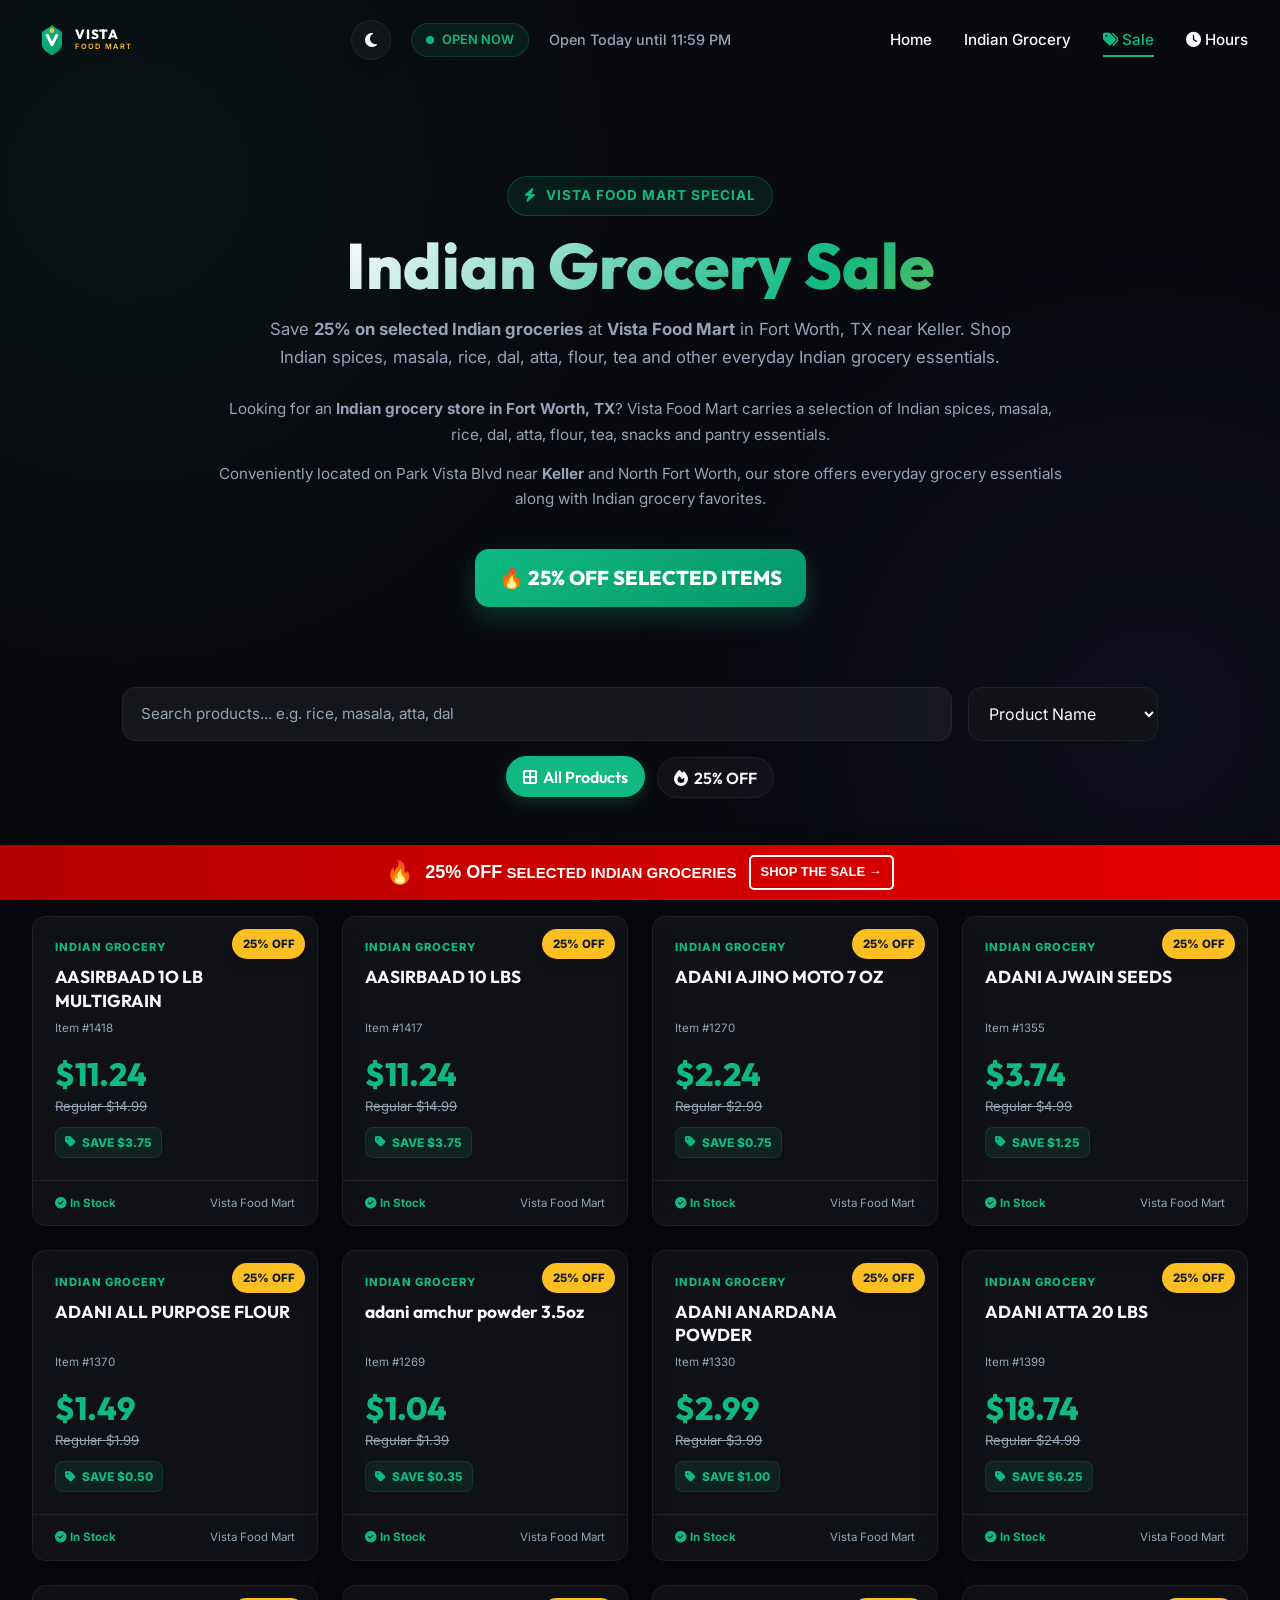
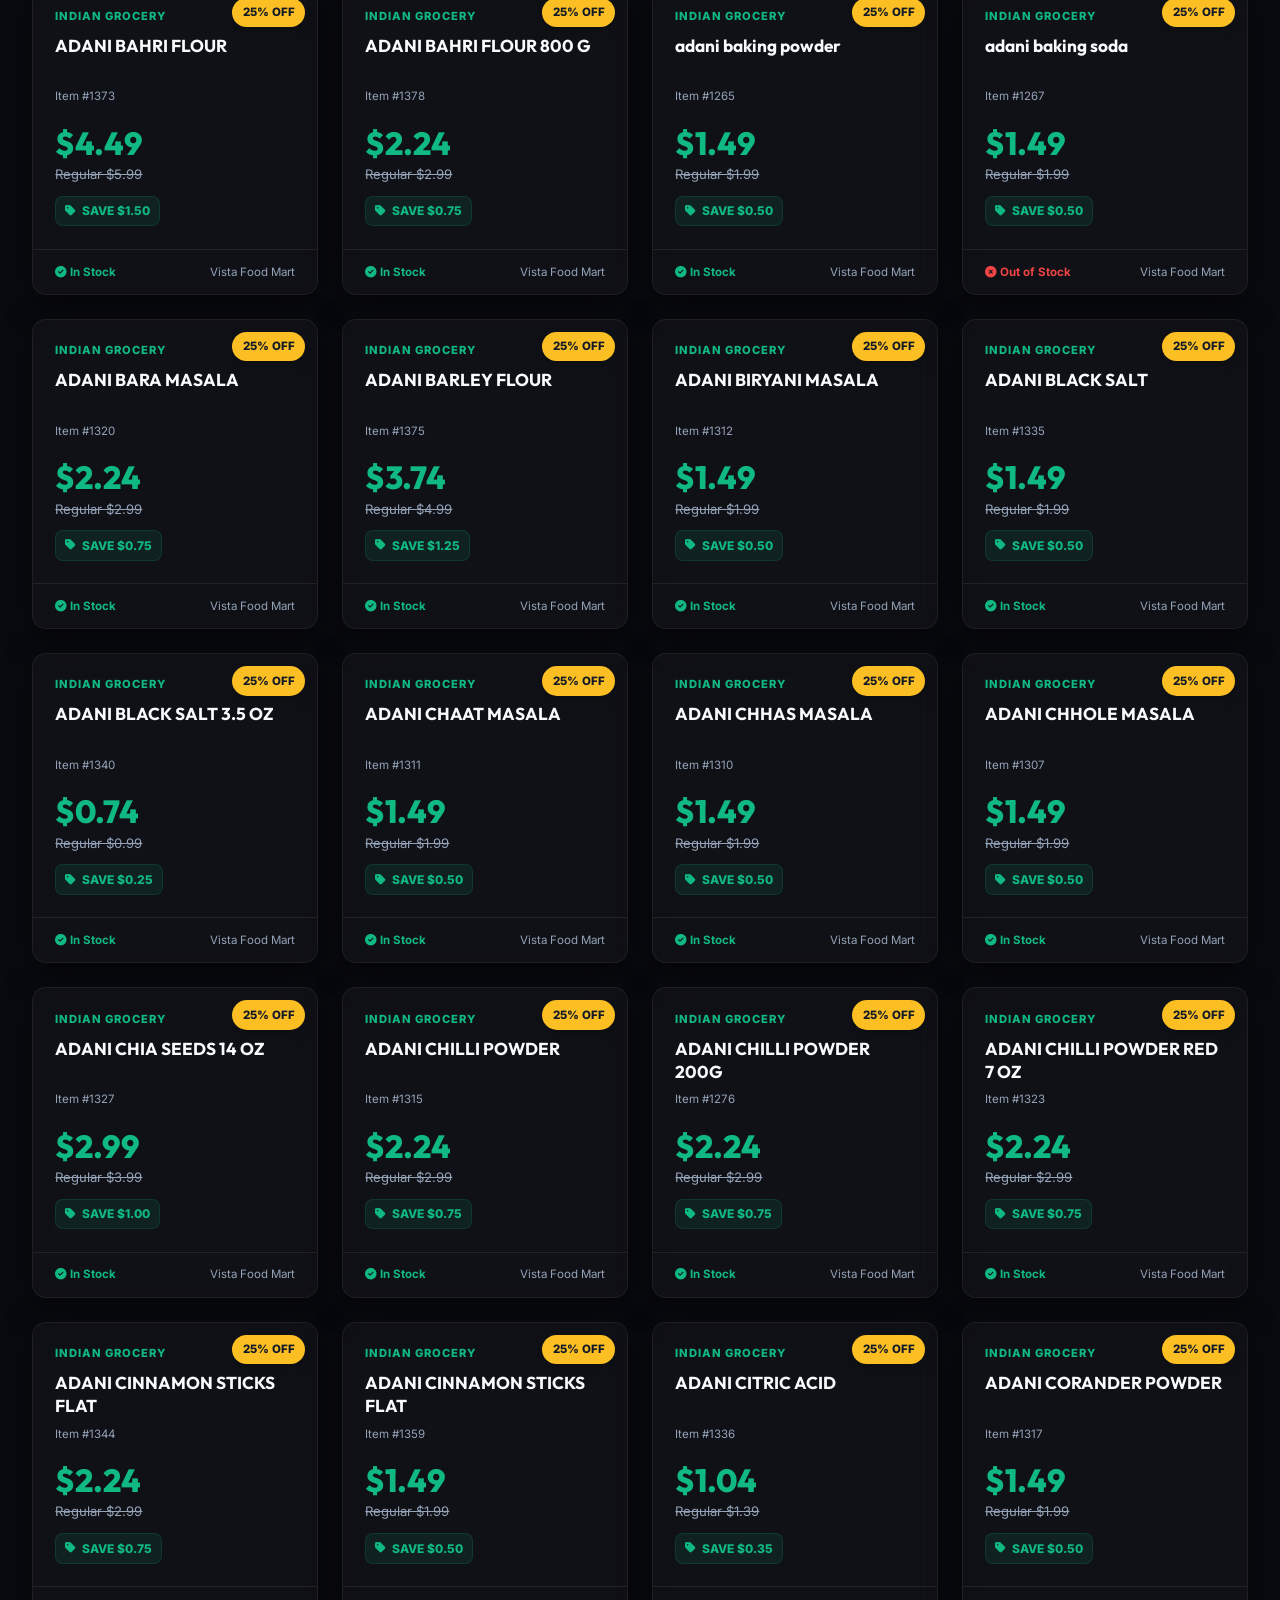
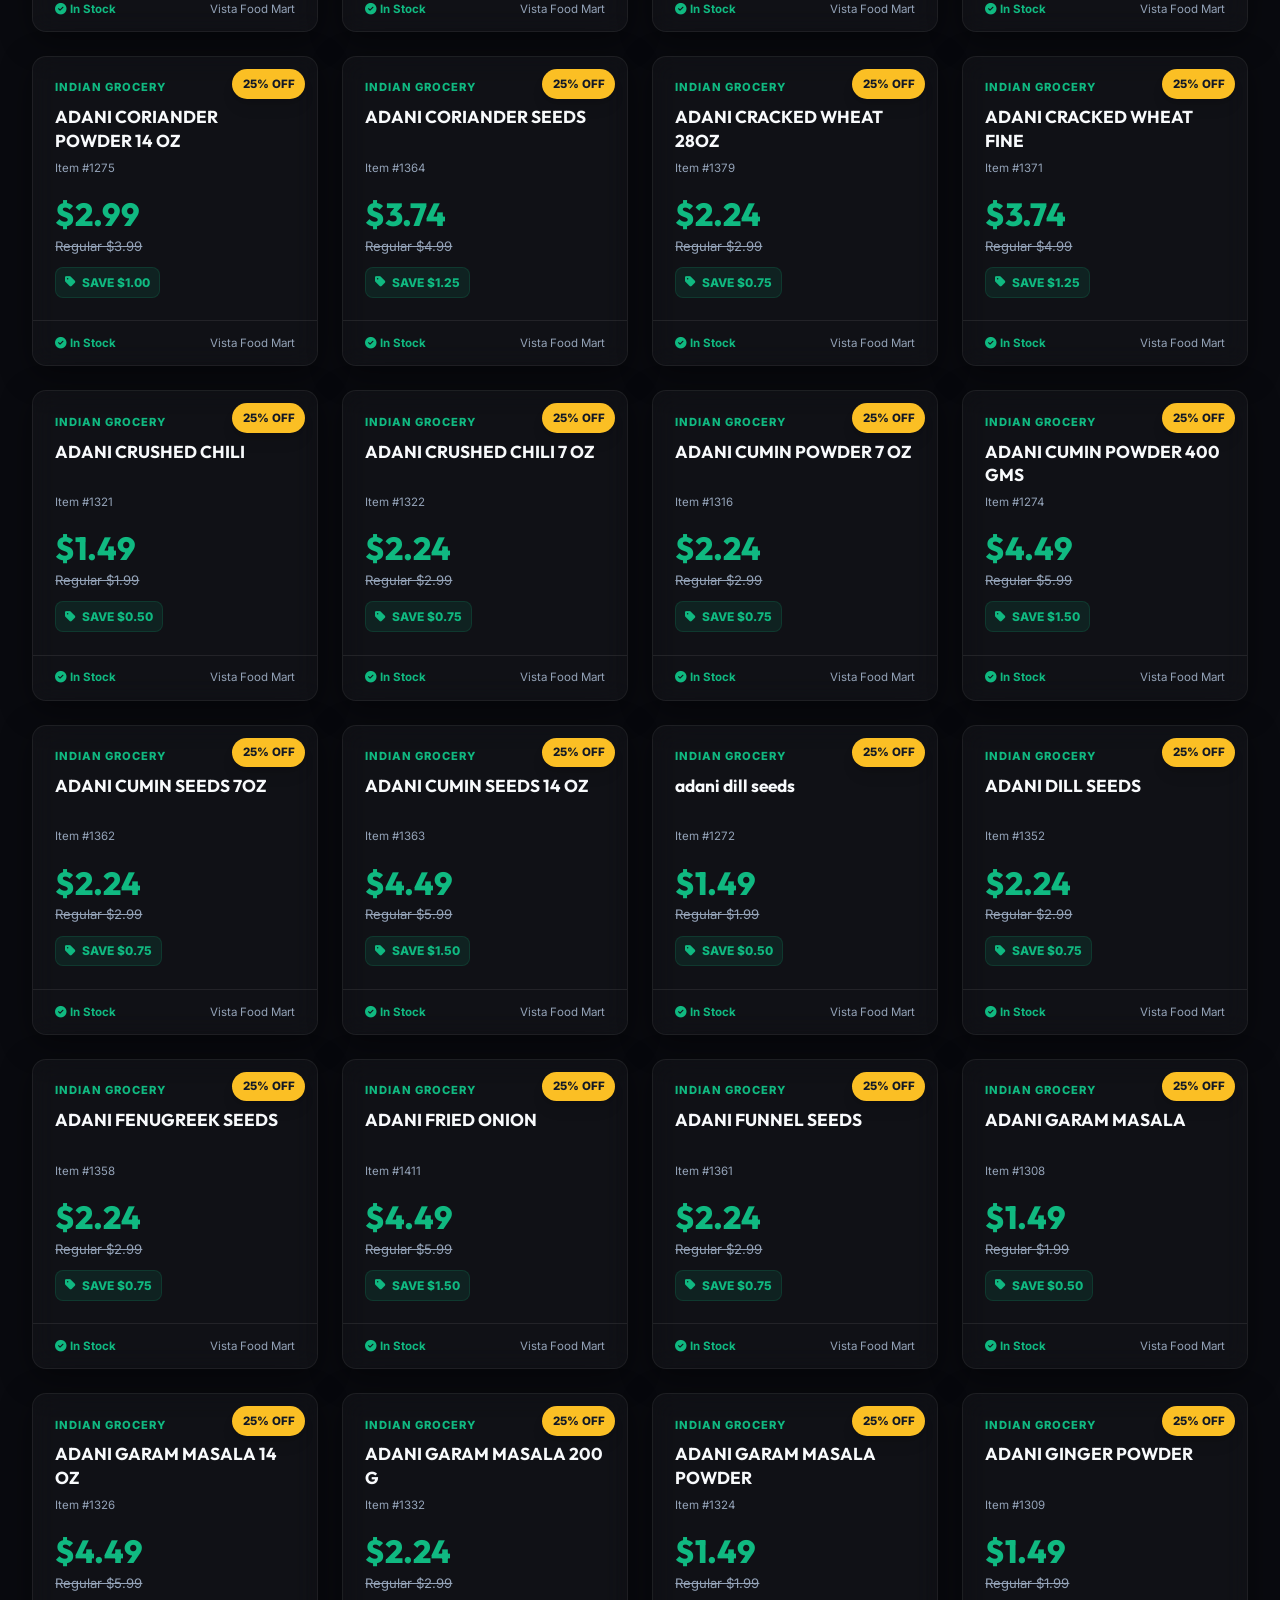
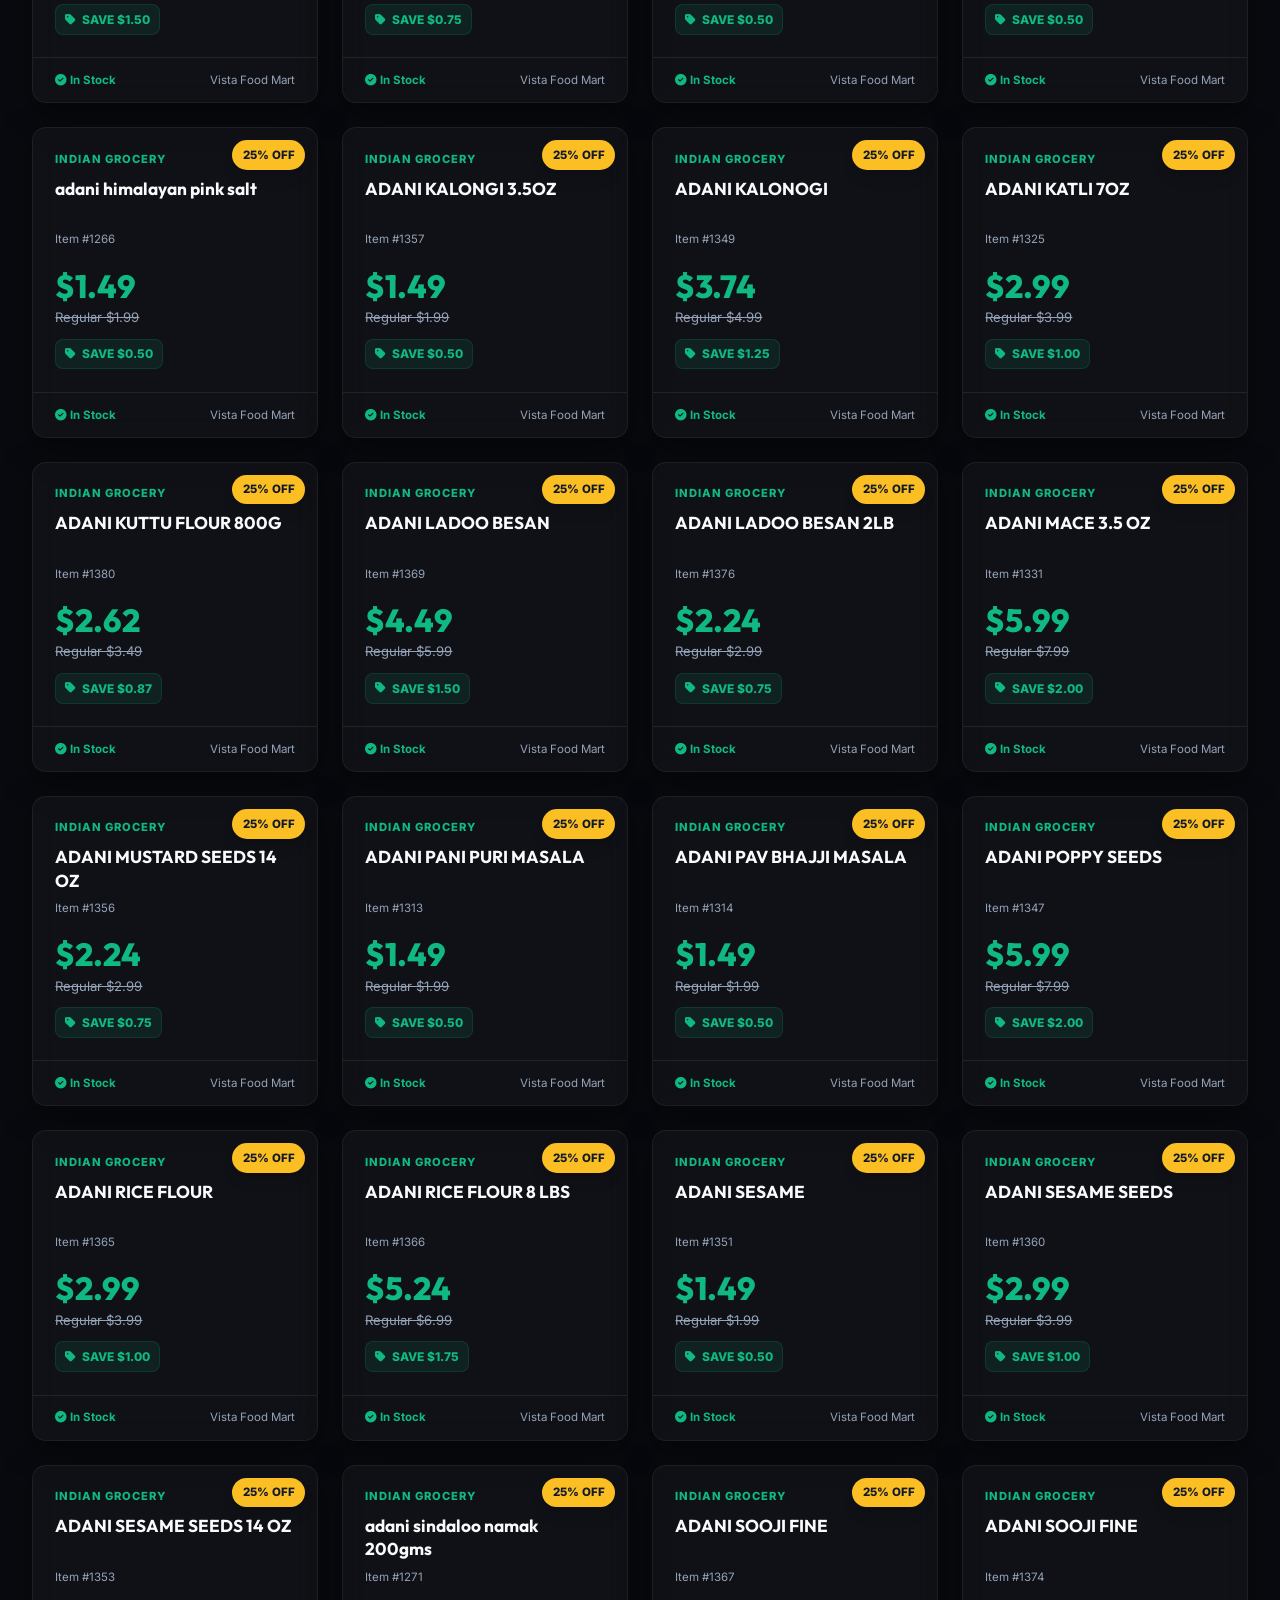
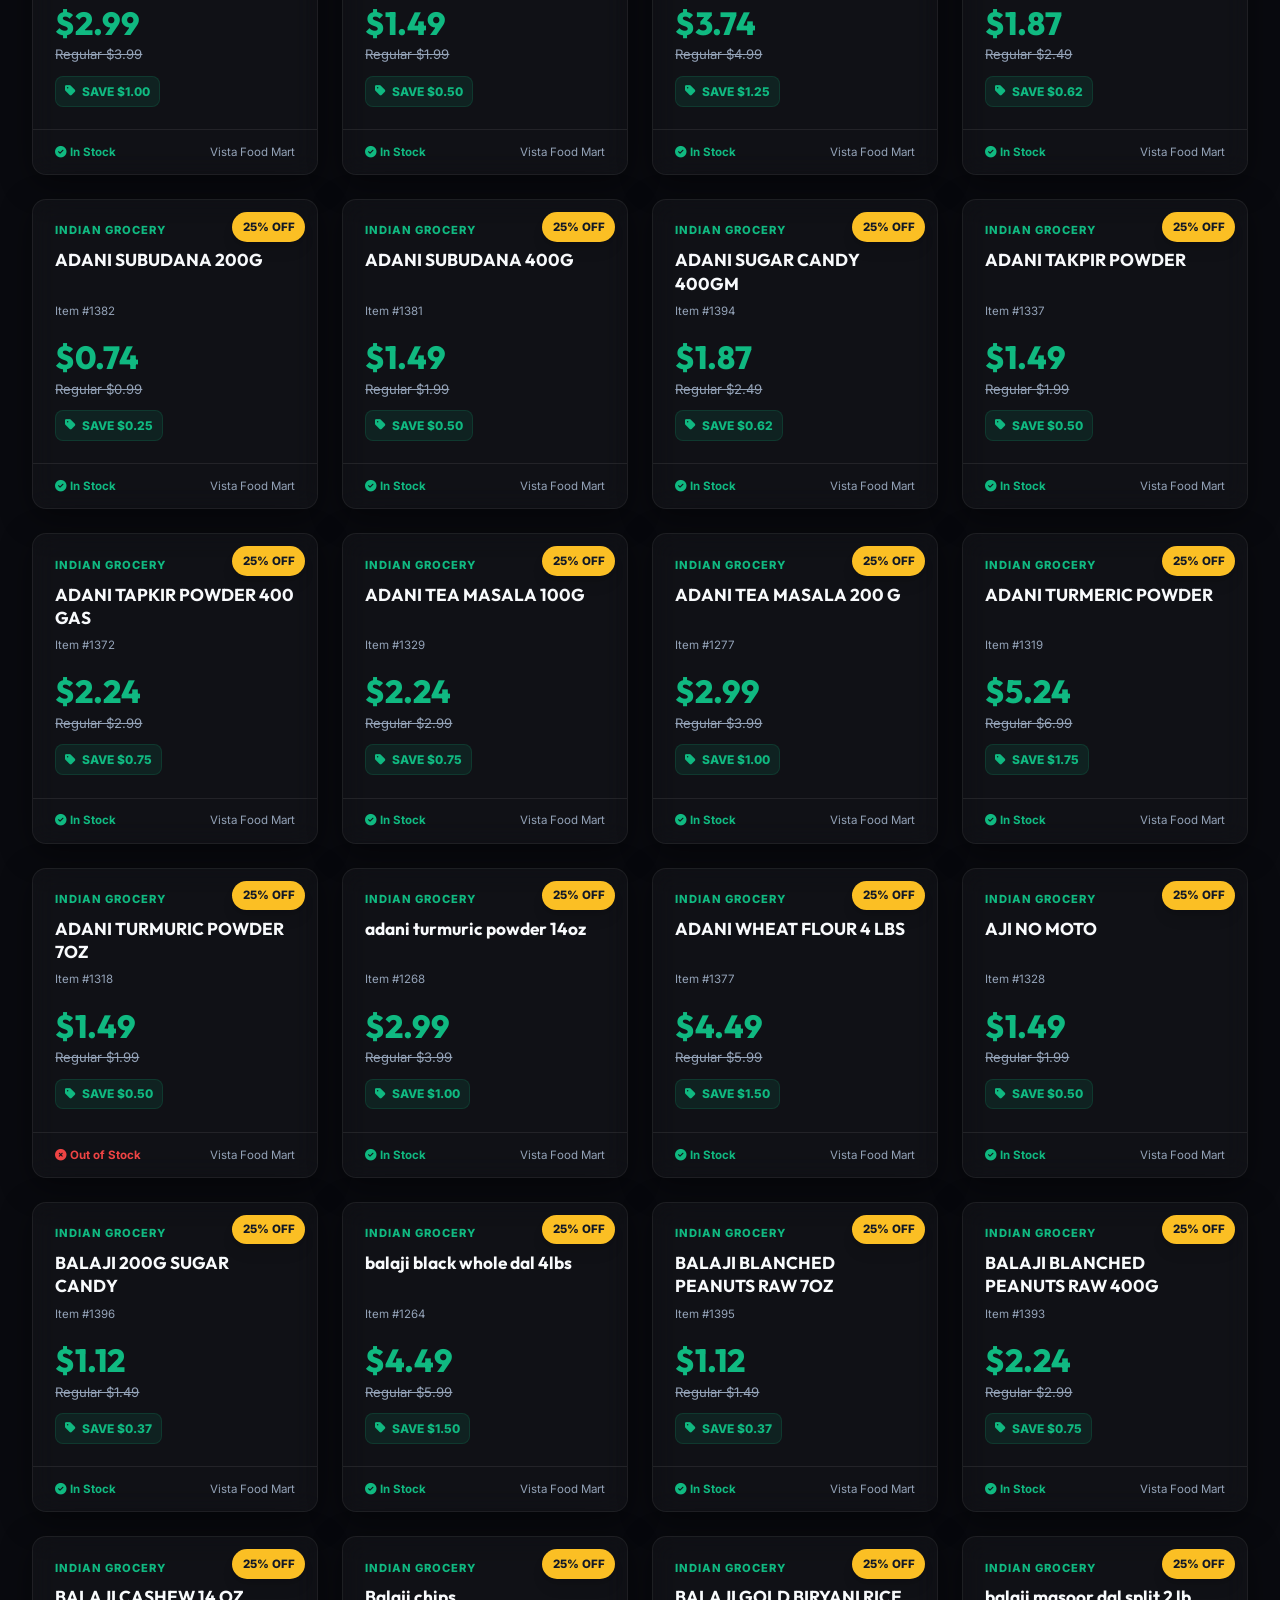
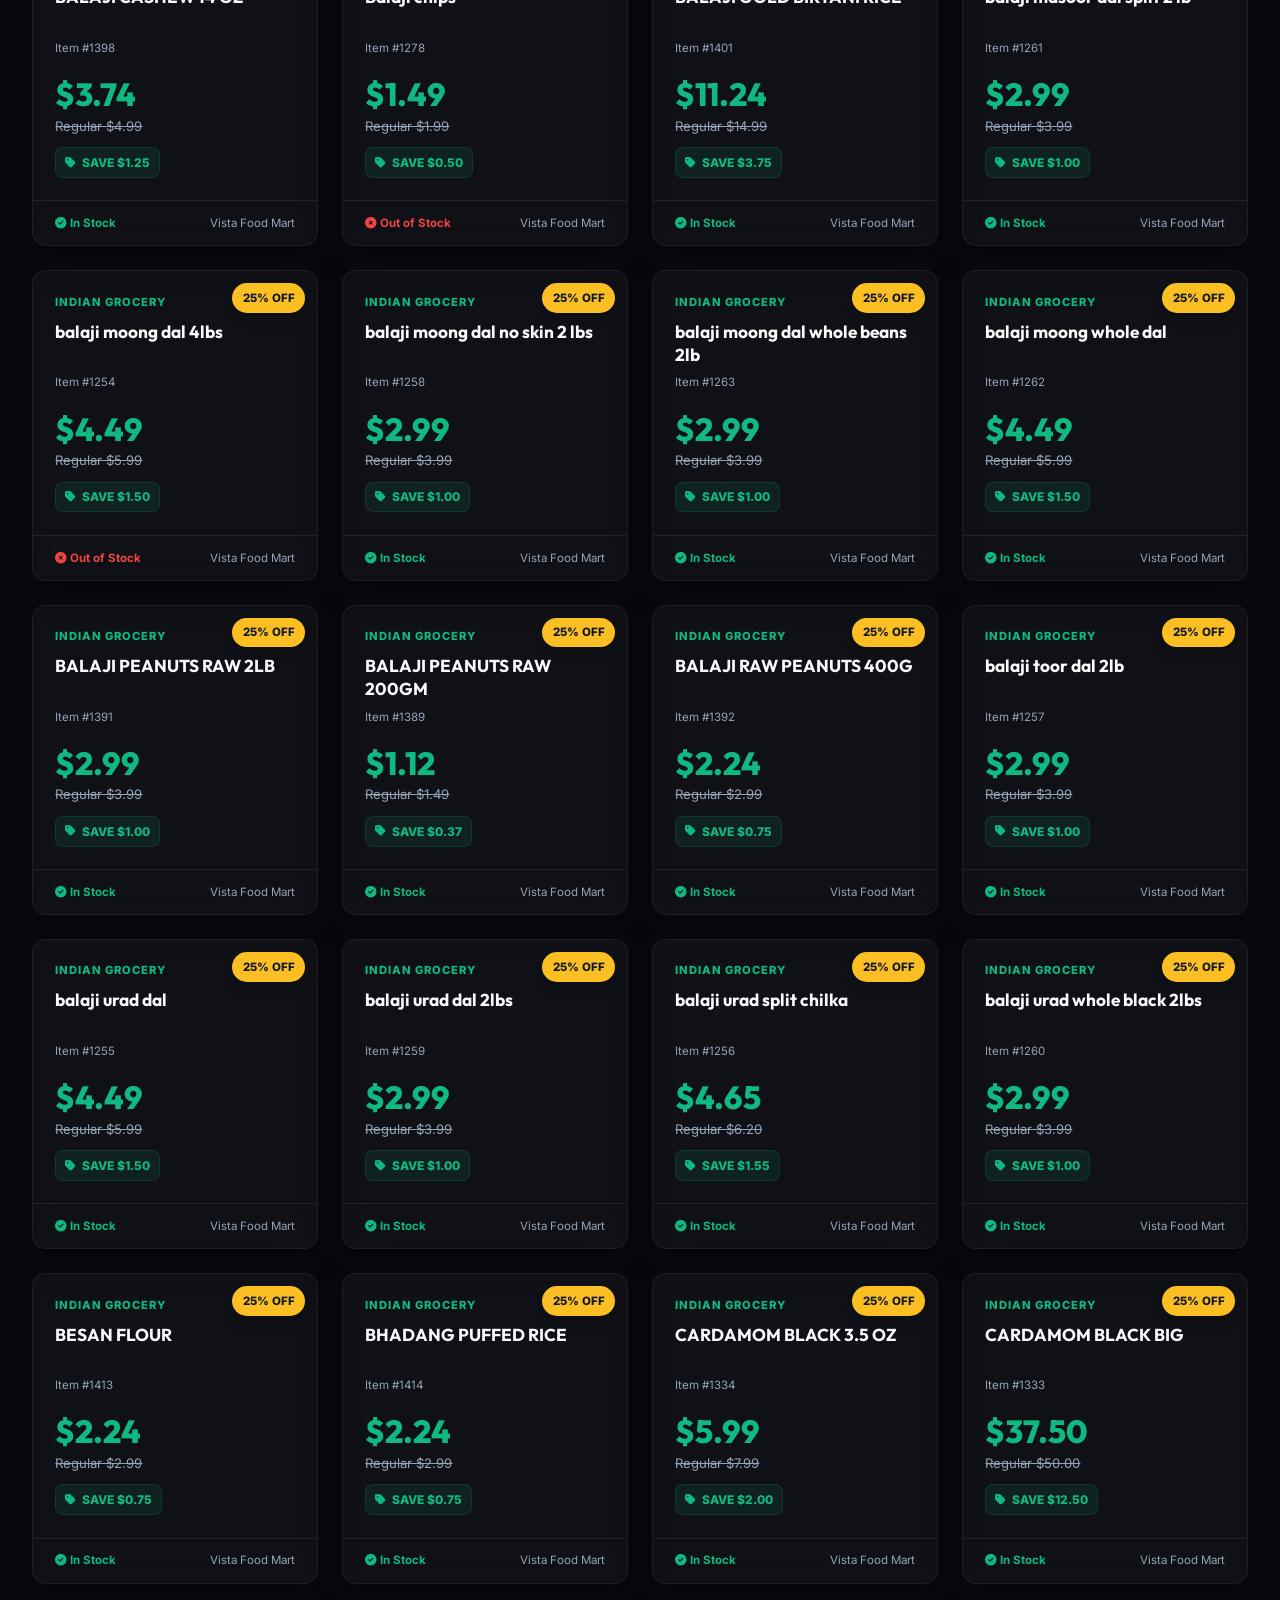
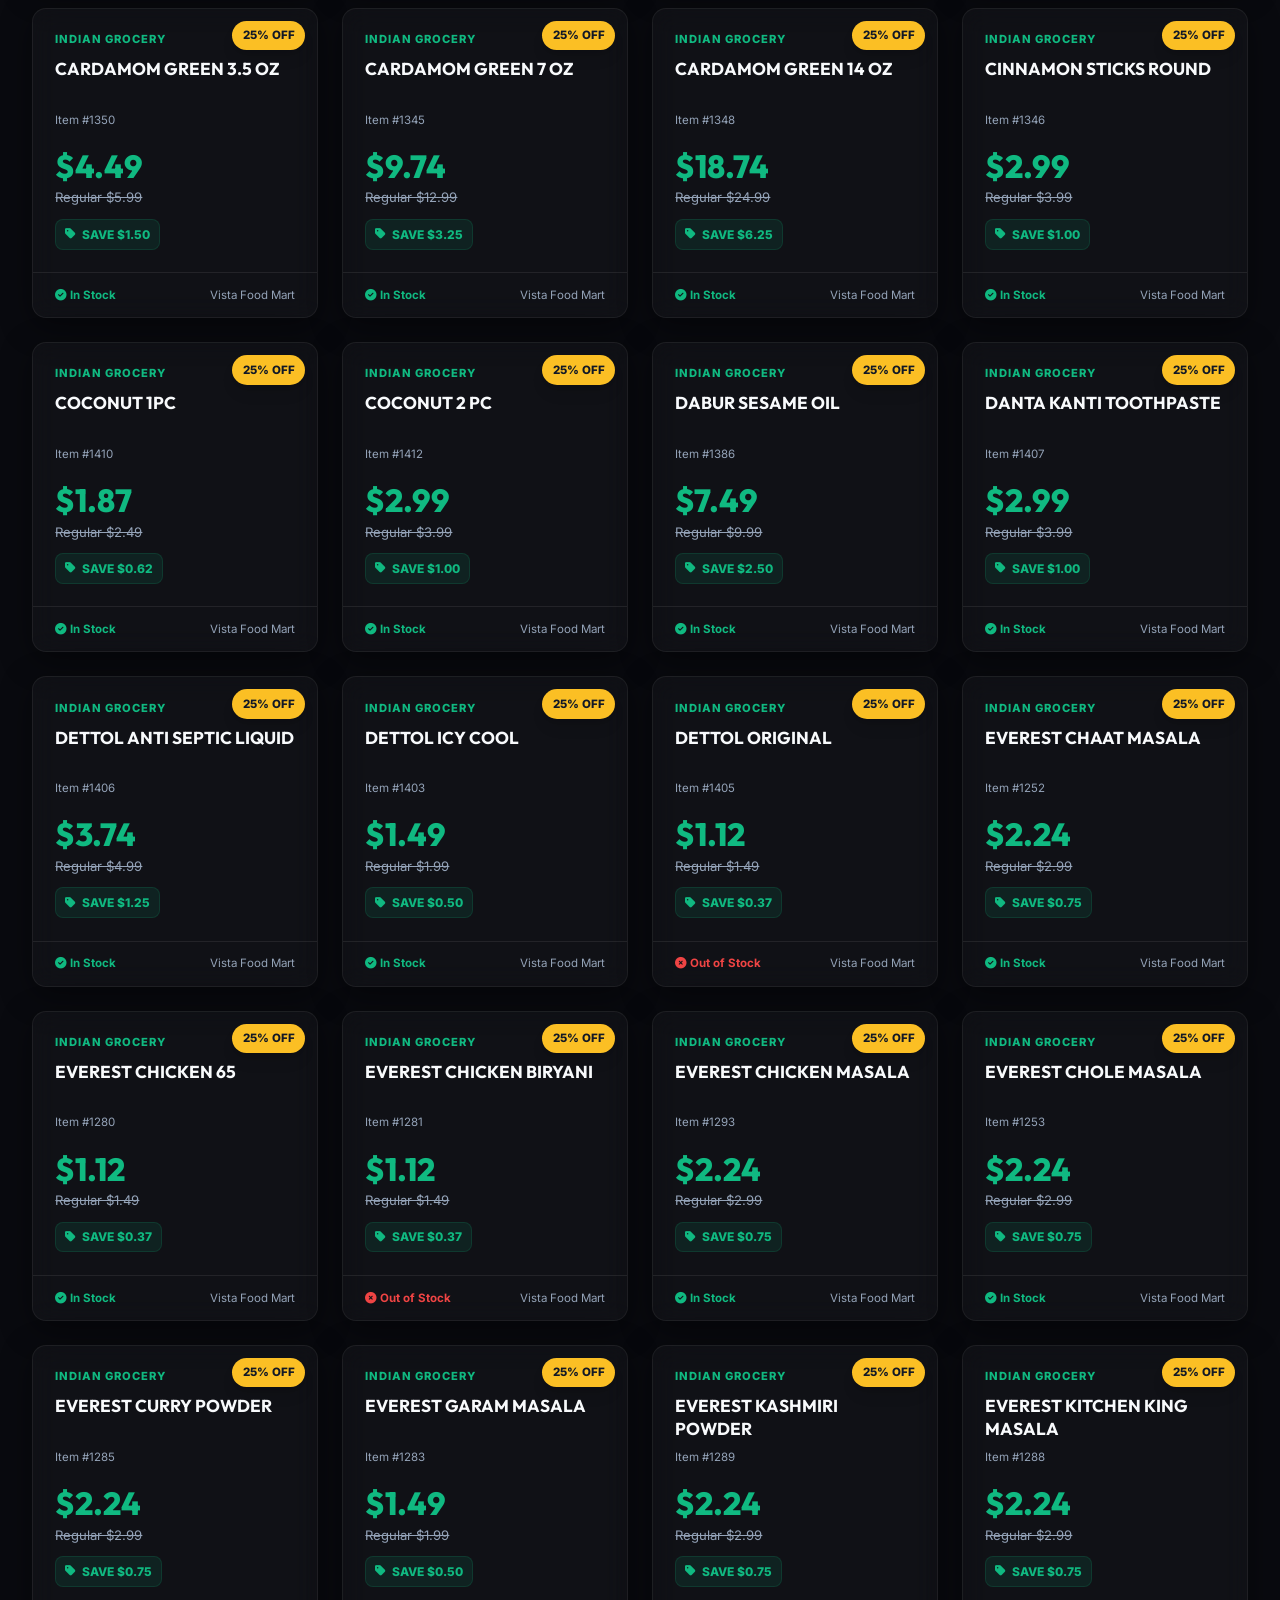
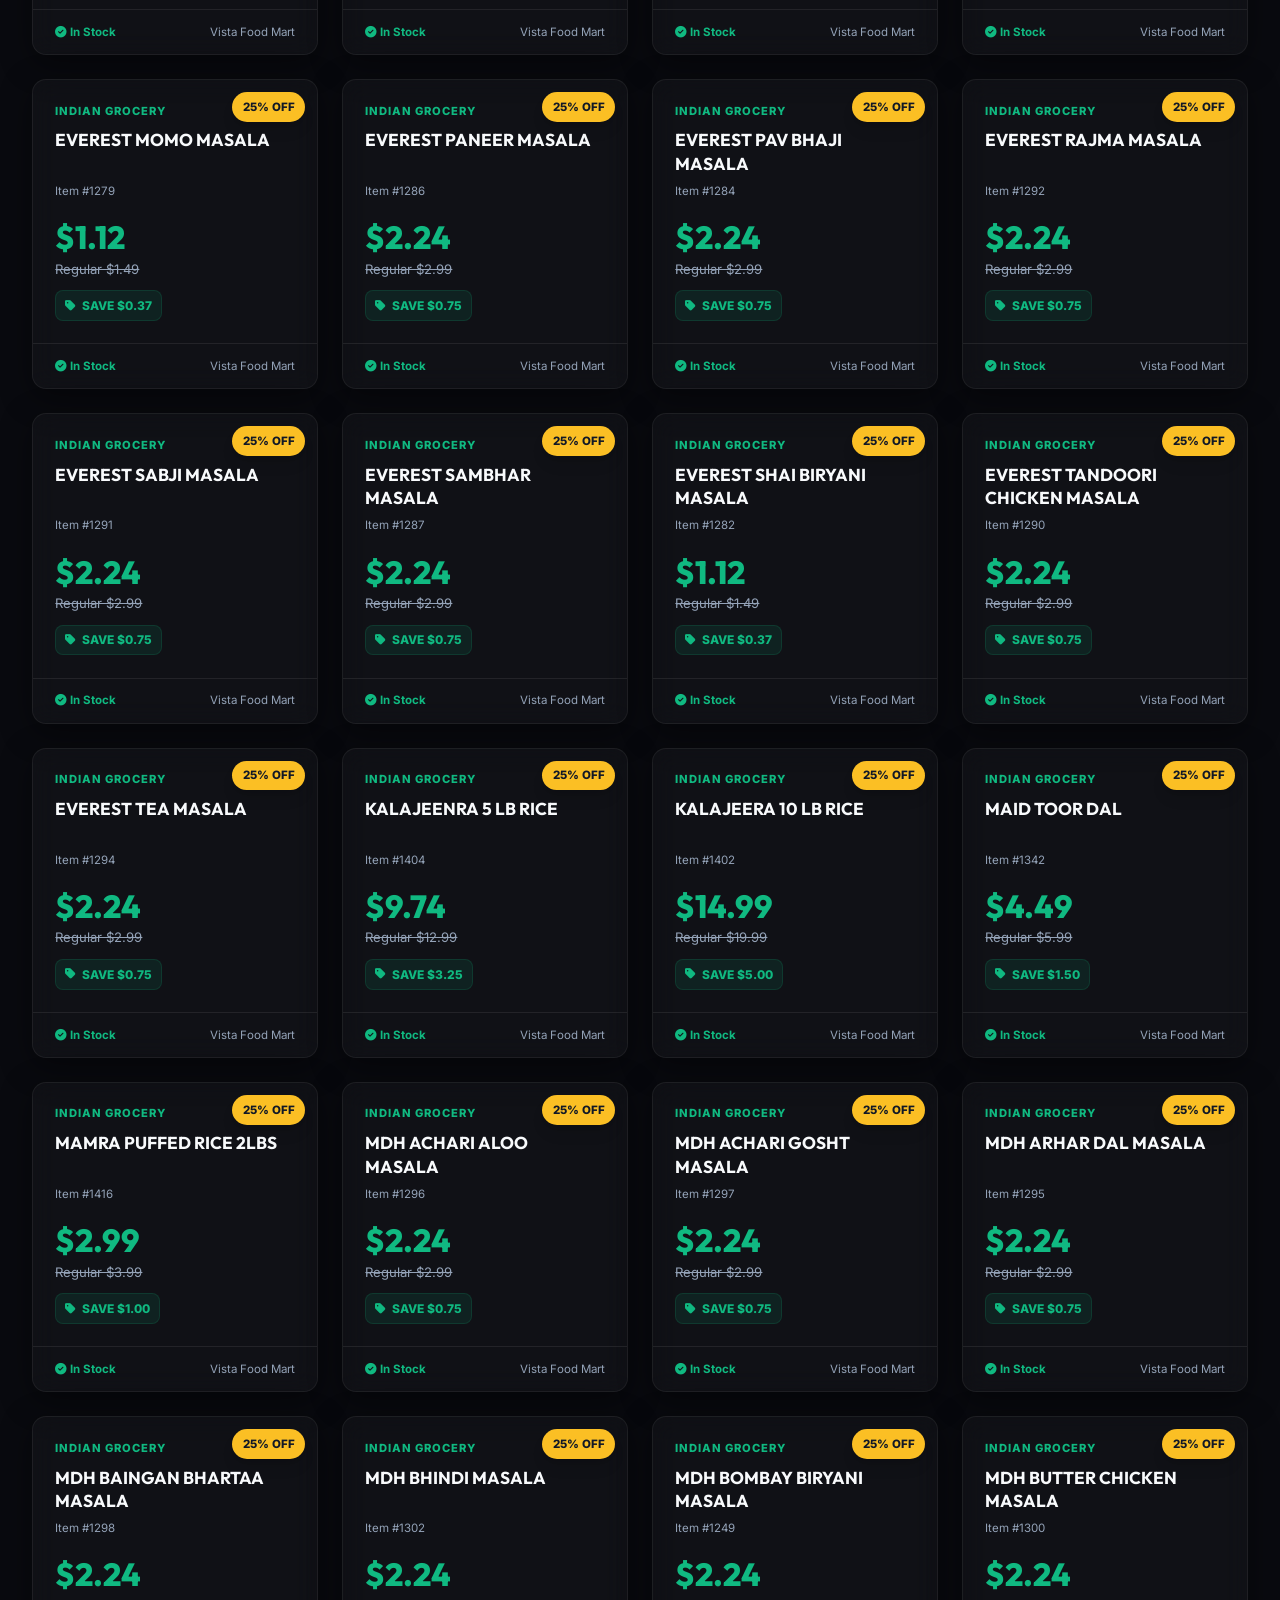
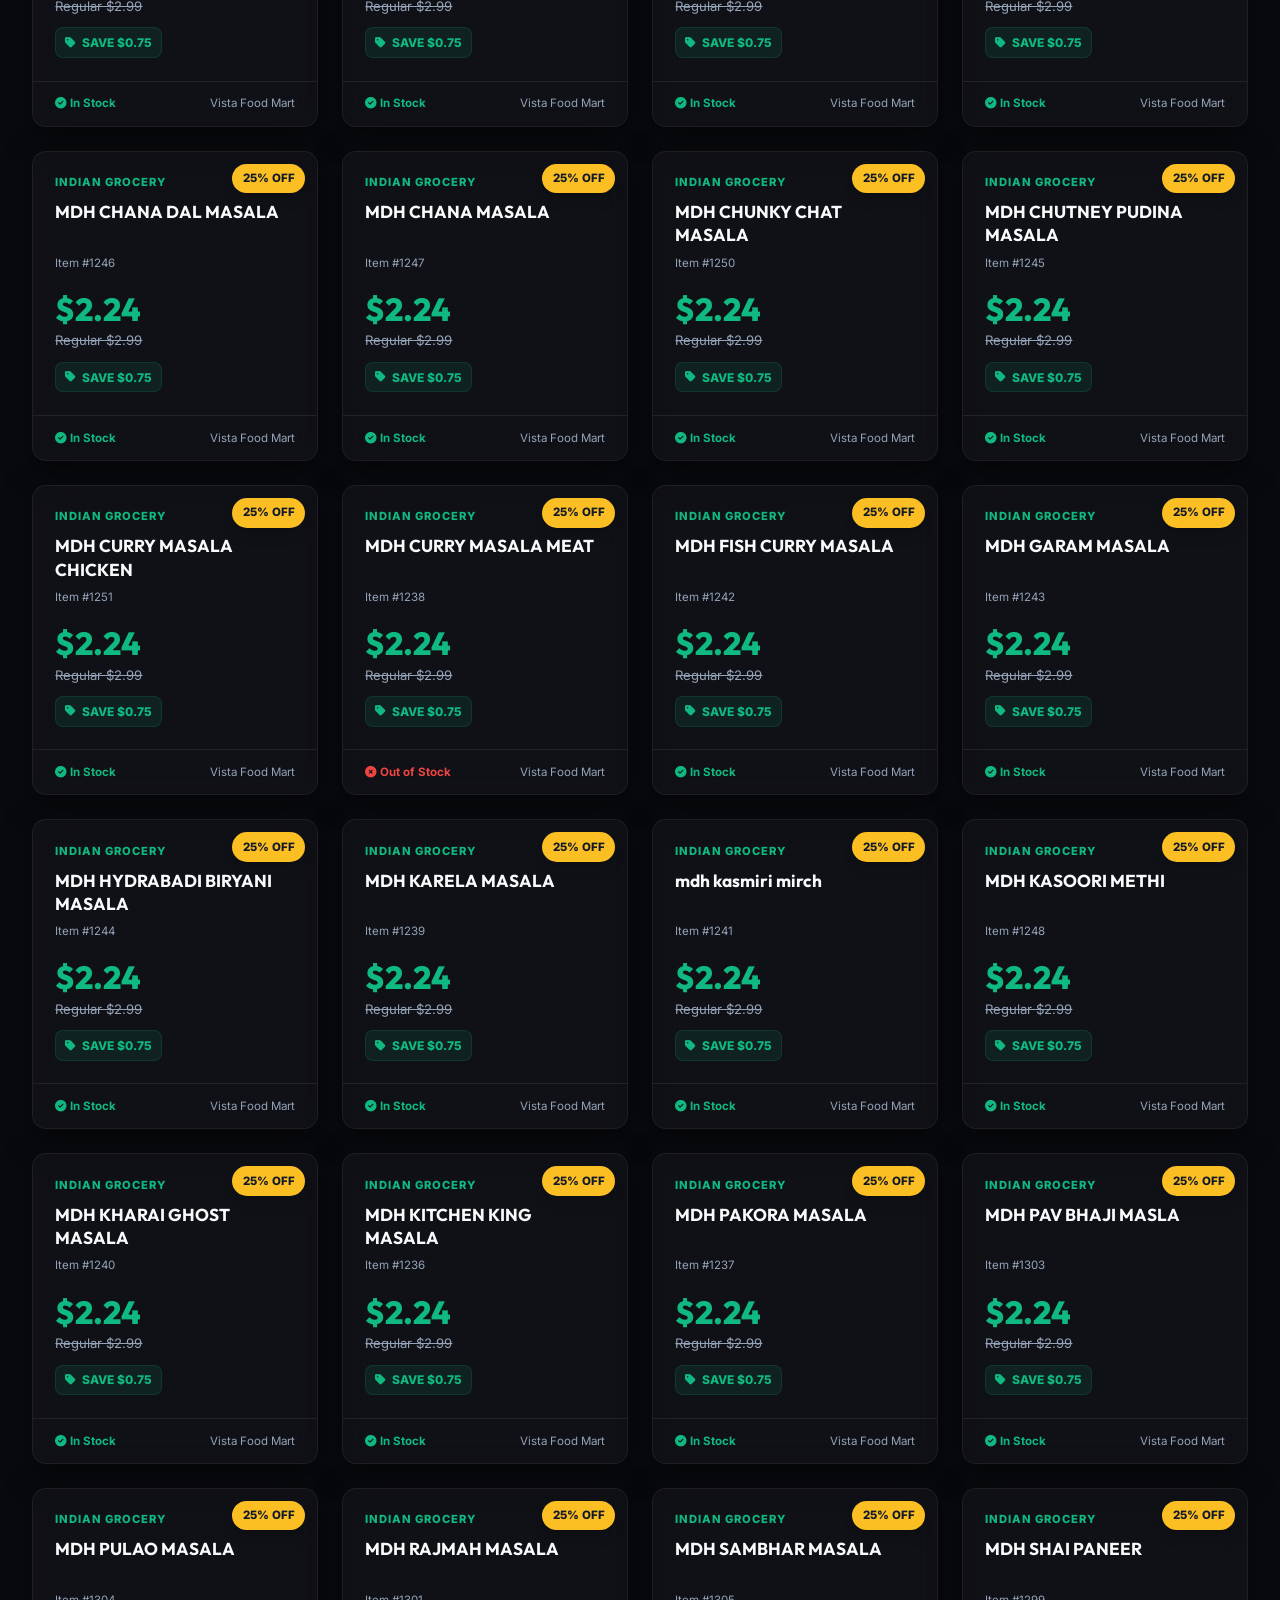
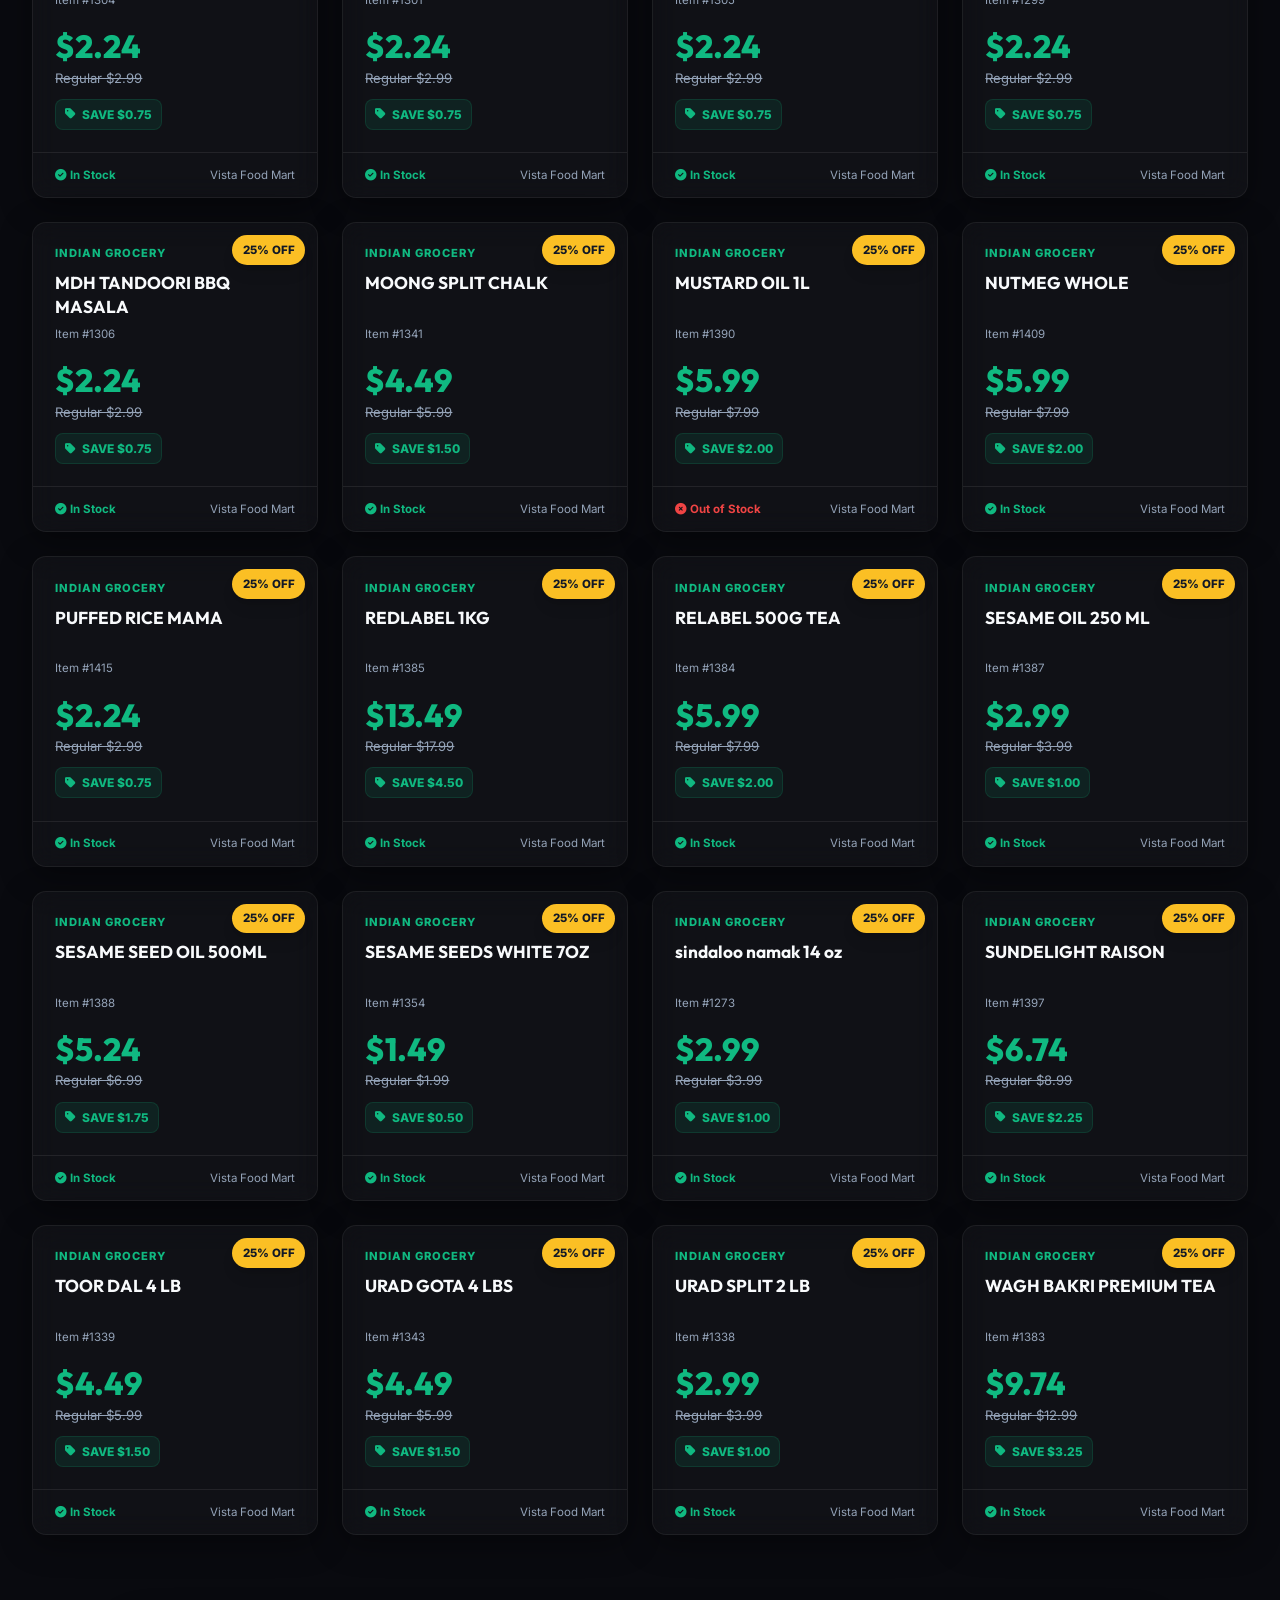
<file: promo.html>
<!DOCTYPE html>
<html lang="en" data-theme="dark">

<head>

  <!-- =========================================================
       GOOGLE TAG / GOOGLE ADS
       ========================================================= -->

  <script async src="https://www.googletagmanager.com/gtag/js?id=AW-18372101392"></script>

  <script>
    window.dataLayer = window.dataLayer || [];

    function gtag() {
      dataLayer.push(arguments);
    }

    gtag('js', new Date());

    gtag('config', 'AW-18372101392');
    gtag('config', 'G-W72ZN5SSTB');
  </script>


  <meta charset="UTF-8">

  <meta
    name="viewport"
    content="width=device-width, initial-scale=1.0"
  >


  <!-- =========================================================
       SEO
       ========================================================= -->

  <title>
    Indian Grocery Sale in Fort Worth TX | 25% OFF | Vista Food Mart
  </title>

  <meta
    name="description"
    content="Save 25% on selected Indian groceries at Vista Food Mart in Fort Worth, TX near Keller. Shop Indian spices, masala, rice, dal, atta, flour, tea and more at our local Indian grocery store."
  >

  <meta
    name="keywords"
    content="Indian grocery Fort Worth TX, Indian grocery store Fort Worth, Indian grocery near Keller TX, Indian food store Fort Worth, Indian spices Fort Worth, Indian masala Fort Worth, basmati rice Fort Worth, atta Fort Worth, dal Fort Worth, Indian grocery sale, Indian groceries 25% off, Indian grocery deals Fort Worth"
  >

  <meta
    name="author"
    content="Vista Food Mart"
  >

  <meta
    name="robots"
    content="index, follow, max-image-preview:large"
  >

  <meta
    name="geo.region"
    content="US-TX"
  >

  <meta
    name="geo.placename"
    content="Fort Worth"
  >


  <link
    rel="canonical"
    href="https://vistafoodmart.com/promo.html"
  >


  <!-- =========================================================
       OPEN GRAPH
       ========================================================= -->

  <meta
    property="og:type"
    content="website"
  >

  <meta
    property="og:title"
    content="Indian Grocery Sale in Fort Worth TX | 25% OFF | Vista Food Mart"
  >

  <meta
    property="og:description"
    content="Save 25% on selected Indian groceries at Vista Food Mart in Fort Worth, TX near Keller. Shop spices, masala, rice, dal, atta, flour, tea and more."
  >

  <meta
    property="og:image"
    content="https://vistafoodmart.com/photo/Grocery/indian%20spices.png"
  >

  <meta
    property="og:url"
    content="https://vistafoodmart.com/promo.html"
  >

  <meta
    property="og:site_name"
    content="Vista Food Mart"
  >


  <!-- =========================================================
       TWITTER
       ========================================================= -->

  <meta
    name="twitter:card"
    content="summary_large_image"
  >

  <meta
    name="twitter:title"
    content="Indian Grocery Sale in Fort Worth TX | 25% OFF"
  >

  <meta
    name="twitter:description"
    content="Shop selected Indian groceries at 25% OFF at Vista Food Mart in Fort Worth, TX near Keller."
  >

  <meta
    name="twitter:image"
    content="https://vistafoodmart.com/photo/Grocery/indian%20spices.png"
  >


  <link
    rel="icon"
    type="image/png"
    href="./photo/logo.jpg"
  >


  <!-- =========================================================
       FONT AWESOME
       ========================================================= -->

  <link
    rel="stylesheet"
    href="https://cdnjs.cloudflare.com/ajax/libs/font-awesome/6.4.0/css/all.min.css"
  >


  <!-- =========================================================
       EXISTING SITE CSS
       ========================================================= -->

  <link
    rel="stylesheet"
    href="style.css"
  >


  <!-- =========================================================
       LOCAL BUSINESS SEO
       ========================================================= -->

  <script type="application/ld+json">
  {
    "@context": "https://schema.org",
    "@type": "GroceryStore",
    "@id": "https://vistafoodmart.com/#grocery-store",
    "name": "Vista Food Mart",
    "url": "https://vistafoodmart.com/",
    "telephone": "+1-682-235-9744",
    "image": "https://vistafoodmart.com/photo/logo.jpg",
    "priceRange": "$$",
    "description": "Vista Food Mart is a neighborhood grocery and convenience store in Fort Worth, Texas offering Indian groceries, spices, masala, rice, dal, atta, flour, tea, snacks and everyday essentials.",
    "address": {
      "@type": "PostalAddress",
      "streetAddress": "13008 Park Vista Blvd",
      "addressLocality": "Fort Worth",
      "addressRegion": "TX",
      "postalCode": "76244",
      "addressCountry": "US"
    },
    "areaServed": [
      {
        "@type": "City",
        "name": "Fort Worth"
      },
      {
        "@type": "City",
        "name": "Keller"
      },
      {
        "@type": "Place",
        "name": "North Fort Worth"
      }
    ],
    "openingHoursSpecification": [
      {
        "@type": "OpeningHoursSpecification",
        "dayOfWeek": [
          "Sunday",
          "Monday",
          "Tuesday",
          "Wednesday",
          "Thursday"
        ],
        "opens": "07:00",
        "closes": "23:00"
      },
      {
        "@type": "OpeningHoursSpecification",
        "dayOfWeek": [
          "Friday",
          "Saturday"
        ],
        "opens": "07:00",
        "closes": "00:00"
      }
    ]
  }
  </script>


  <!-- =========================================================
       WEB PAGE SEO
       ========================================================= -->

  <script type="application/ld+json">
  {
    "@context": "https://schema.org",
    "@type": "WebPage",
    "@id": "https://vistafoodmart.com/promo.html",
    "url": "https://vistafoodmart.com/promo.html",
    "name": "Indian Grocery Sale in Fort Worth TX",
    "description": "25% off selected Indian groceries at Vista Food Mart in Fort Worth, Texas near Keller.",
    "isPartOf": {
      "@type": "WebSite",
      "name": "Vista Food Mart",
      "url": "https://vistafoodmart.com/"
    },
    "about": {
      "@type": "Thing",
      "name": "Indian groceries"
    }
  }
  </script>


  <!-- =========================================================
       ITEM LIST SEO
       Product names are populated from products.csv by JS.
       ========================================================= -->

  <script
    type="application/ld+json"
    id="product-list-schema"
  >
  {
    "@context": "https://schema.org",
    "@type": "ItemList",
    "name": "Vista Food Mart Indian Grocery Sale",
    "description": "Selected Indian grocery products available at 25% OFF.",
    "url": "https://vistafoodmart.com/promo.html",
    "itemListElement": []
  }
  </script>


  <style>

    /* =========================================================
       PROMO PAGE
       ========================================================= */

    .promo-page {
      padding-top: 8rem;
      min-height: 100vh;
    }


    /* =========================================================
       HERO
       ========================================================= */

    .promo-hero {
      max-width: 1280px;
      margin: 0 auto;
      padding: 3rem 2rem 2rem;
      text-align: center;
    }


    .promo-badge {
      display: inline-flex;
      align-items: center;
      gap: 0.6rem;
      padding: 0.5rem 1rem;
      border-radius: var(--radius-full);
      background: rgba(var(--primary-rgb), 0.1);
      border: 1px solid rgba(var(--primary-rgb), 0.25);
      color: var(--primary);
      font-weight: 700;
      font-size: 0.85rem;
      text-transform: uppercase;
      letter-spacing: 1px;
      margin-bottom: 1rem;
    }


    .promo-title {
      font-family: var(--font-title);
      font-size: clamp(2.4rem, 5vw, 4.5rem);
      line-height: 1.05;
      font-weight: 800;
      margin-bottom: 1rem;

      background:
        linear-gradient(
          135deg,
          var(--text-main) 25%,
          var(--primary) 65%,
          var(--secondary) 100%
        );

      -webkit-background-clip: text;
      -webkit-text-fill-color: transparent;
    }


    .promo-description {
      max-width: 760px;
      margin: 0 auto;
      color: var(--text-muted);
      font-size: 1.05rem;
      line-height: 1.7;
    }


    .promo-seo-text {
      max-width: 850px;
      margin: 1.5rem auto 0;
      color: var(--text-muted);
      line-height: 1.7;
      font-size: 0.95rem;
    }


    .promo-seo-text p {
      margin-bottom: 0.8rem;
    }


    .promo-highlight {
      display: inline-block;
      margin-top: 1.5rem;
      padding: 0.8rem 1.5rem;
      border-radius: var(--radius-md);

      background:
        linear-gradient(
          135deg,
          var(--primary),
          var(--primary-hover)
        );

      color: white;
      font-family: var(--font-title);
      font-size: 1.25rem;
      font-weight: 800;

      box-shadow:
        0 10px 25px
        rgba(var(--primary-rgb), 0.25);
    }


    /* =========================================================
       CONTROLS
       ========================================================= */

    .promo-controls {
      max-width: 1100px;
      margin: 2rem auto;
      padding: 0 2rem;
    }


    .promo-search-row {
      display: grid;
      grid-template-columns: minmax(200px, 1fr) auto;
      gap: 1rem;
    }


    .promo-search {
      width: 100%;
      padding: 0.95rem 1.1rem;
      border-radius: var(--radius-md);
      border: 1px solid var(--glass-border);
      background: var(--input-bg);
      color: var(--text-main);
      font-size: 0.95rem;
      transition: var(--transition);
    }


    .promo-search::placeholder {
      color: var(--text-muted);
    }


    .promo-search:focus {
      border-color: var(--primary);

      box-shadow:
        0 0 0 3px
        rgba(var(--primary-rgb), 0.12);

      outline: none;
    }


    .promo-sort {
      padding: 0.95rem 1rem;
      border-radius: var(--radius-md);
      border: 1px solid var(--glass-border);
      background: var(--bg-2);
      color: var(--text-main);
      cursor: pointer;
      min-width: 190px;
    }


    .promo-filter-row {
      display: flex;
      justify-content: center;
      align-items: center;
      flex-wrap: wrap;
      gap: 0.7rem;
      margin-top: 1rem;
    }


    .promo-filter {
      display: inline-flex;
      align-items: center;
      gap: 0.4rem;
      padding: 0.6rem 1rem;
      border-radius: var(--radius-full);
      background: var(--glass-bg);
      border: 1px solid var(--glass-border);
      color: var(--text-main);
      cursor: pointer;
      font-family: var(--font-title);
      font-weight: 600;
      transition: var(--transition);
    }


    .promo-filter:hover,
    .promo-filter.active {
      background: var(--primary);
      border-color: var(--primary);
      color: white;
      transform: translateY(-1px);

      box-shadow:
        0 5px 15px
        rgba(var(--primary-rgb), 0.2);
    }


    /* =========================================================
       STATUS
       ========================================================= */

    .promo-status {
      max-width: 1100px;
      margin: 1rem auto;
      padding: 0 2rem;
      color: var(--text-muted);
      font-size: 0.85rem;
      text-align: center;
    }


    .promo-error {
      padding: 1rem;
      border-radius: var(--radius-md);
      background: rgba(239, 68, 68, 0.1);
      border: 1px solid rgba(239, 68, 68, 0.25);
      color: var(--danger);
    }


    /* =========================================================
       PRODUCT GRID
       ========================================================= */

    .promo-products {
      max-width: 1280px;
      margin: 0 auto;
      padding: 1rem 2rem 5rem;

      display: grid;

      grid-template-columns:
        repeat(
          auto-fill,
          minmax(245px, 1fr)
        );

      gap: 1.5rem;
    }


    /* =========================================================
       PRODUCT CARD
       ========================================================= */

    .promo-product-card {
      position: relative;
      display: flex;
      flex-direction: column;
      overflow: hidden;
      min-height: 250px;

      background: var(--glass-bg);

      backdrop-filter: blur(12px);
      -webkit-backdrop-filter: blur(12px);

      border: 1px solid var(--glass-border);
      border-radius: var(--radius-md);

      box-shadow: var(--glass-shadow);
      transition: var(--transition);
    }


    .promo-product-card:hover {
      transform: translateY(-6px);
      border-color: var(--primary);
      box-shadow: var(--shadow-lg);
    }


    /* =========================================================
       SALE BADGE
       ========================================================= */

    .promo-sale-badge {
      position: absolute;
      top: 12px;
      right: 12px;
      z-index: 2;

      padding: 0.35rem 0.65rem;
      border-radius: var(--radius-full);

      background: var(--secondary);
      color: #111827;

      font-size: 0.72rem;
      font-weight: 800;

      box-shadow: var(--shadow);
    }


    .promo-product-content {
      padding: 1.4rem;
      display: flex;
      flex-direction: column;
      flex: 1;
    }


    .promo-product-category {
      color: var(--primary);
      font-size: 0.7rem;
      font-weight: 800;
      text-transform: uppercase;
      letter-spacing: 1px;
      margin-bottom: 0.5rem;
    }


    .promo-product-name {
      font-family: var(--font-title);
      font-size: 1.08rem;
      font-weight: 700;
      line-height: 1.35;
      min-height: 3rem;
      color: var(--text-main);
    }


    .promo-item-number {
      color: var(--text-muted);
      font-size: 0.72rem;
      margin-top: 0.35rem;
    }


    /* =========================================================
       PRICE
       ========================================================= */

    .promo-price-area {
      margin-top: auto;
      padding-top: 1.3rem;
    }


    .promo-sale-price {
      color: var(--primary);
      font-family: var(--font-title);
      font-size: 2rem;
      font-weight: 800;
      line-height: 1;
    }


    .promo-regular-price {
      color: var(--text-muted);
      text-decoration: line-through;
      font-size: 0.82rem;
      margin-top: 0.35rem;
    }


    .promo-save {
      display: inline-flex;
      align-items: center;
      gap: 0.35rem;

      margin-top: 0.65rem;
      padding: 0.3rem 0.55rem;

      border-radius: var(--radius-sm);

      background:
        rgba(var(--primary-rgb), 0.1);

      border:
        1px solid
        rgba(var(--primary-rgb), 0.15);

      color: var(--primary);

      font-size: 0.75rem;
      font-weight: 800;
    }


    /* =========================================================
       CARD FOOTER
       ========================================================= */

    .promo-card-footer {
      display: flex;
      justify-content: space-between;
      align-items: center;
      gap: 0.5rem;

      padding: 0.8rem 1.4rem;

      border-top:
        1px solid
        var(--border-color);

      color: var(--text-muted);
      font-size: 0.72rem;
    }


    .promo-in-stock {
      color: var(--primary);
      font-weight: 700;
    }


    .promo-out-stock {
      color: var(--danger);
      font-weight: 700;
    }


    /* =========================================================
       EMPTY
       ========================================================= */

    .promo-empty {
      grid-column: 1 / -1;
      text-align: center;
      padding: 4rem 1rem;
      color: var(--text-muted);
    }


    .promo-empty i {
      font-size: 3rem;
      color: var(--primary);
      margin-bottom: 1rem;
    }


    /* =========================================================
       SEO CONTENT SECTION
       ========================================================= */

    .promo-seo-section {
      max-width: 1100px;
      margin: 0 auto 4rem;
      padding: 0 2rem;
    }


    .promo-seo-card {
      padding: 2rem;

      border-radius: var(--radius-lg);

      background:
        rgba(var(--primary-rgb), 0.04);

      border:
        1px solid
        var(--glass-border);

      box-shadow: var(--glass-shadow);
    }


    .promo-seo-card h2 {
      margin-bottom: 1rem;
    }


    .promo-seo-card h3 {
      margin-top: 1.4rem;
      margin-bottom: 0.5rem;
    }


    .promo-seo-card p {
      color: var(--text-muted);
      line-height: 1.75;
      margin-bottom: 0.8rem;
    }


    .promo-seo-card ul {
      color: var(--text-muted);
      line-height: 1.8;
      padding-left: 1.5rem;
    }


    /* =========================================================
       CTA
       ========================================================= */

    .promo-cta {
      max-width: 1100px;
      margin: 0 auto 5rem;
      padding: 0 2rem;
    }


    .promo-cta-card {
      padding: 2.5rem;
      text-align: center;
      border-radius: var(--radius-lg);

      background:
        linear-gradient(
          135deg,
          rgba(var(--primary-rgb), 0.08),
          rgba(var(--secondary-rgb), 0.05)
        );

      border:
        1px solid
        var(--glass-border);

      box-shadow: var(--glass-shadow);
    }


    .promo-cta-card h2 {
      margin-bottom: 0.7rem;
    }


    .promo-cta-card p {
      color: var(--text-muted);
      margin-bottom: 1.5rem;
    }


    .promo-cta-buttons {
      display: flex;
      justify-content: center;
      gap: 0.8rem;
      flex-wrap: wrap;
    }


    /* =========================================================
       MOBILE
       ========================================================= */

    @media (max-width: 768px) {

      .promo-page {
        padding-top: 9rem;
      }


      .promo-hero {
        padding:
          2rem 1.2rem
          1rem;
      }


      .promo-title {
        font-size: 2.5rem;
      }


      .promo-description {
        font-size: 0.92rem;
      }


      .promo-seo-text {
        font-size: 0.88rem;
      }


      .promo-controls {
        padding: 0 1rem;
      }


      .promo-search-row {
        grid-template-columns: 1fr;
      }


      .promo-sort {
        width: 100%;
      }


      .promo-products {
        padding:
          1rem
          1rem
          4rem;

        grid-template-columns:
          repeat(
            2,
            minmax(0, 1fr)
          );

        gap: 0.8rem;
      }


      .promo-product-content {
        padding: 1rem;
      }


      .promo-product-name {
        font-size: 0.9rem;
        min-height: 2.6rem;
      }


      .promo-sale-price {
        font-size: 1.55rem;
      }


      .promo-card-footer {
        padding:
          0.65rem
          1rem;

        font-size: 0.65rem;
      }


      .promo-sale-badge {
        top: 8px;
        right: 8px;
        font-size: 0.62rem;

        padding:
          0.25rem
          0.45rem;
      }


      .promo-seo-section {
        padding: 0 1rem;
      }


      .promo-seo-card {
        padding: 1.4rem;
      }


      .promo-cta {
        padding: 0 1rem;
      }


      .promo-cta-card {
        padding: 2rem 1.2rem;
      }

    }


    @media (max-width: 400px) {

      .promo-products {
        gap: 0.6rem;
      }


      .promo-product-content {
        padding: 0.8rem;
      }


      .promo-product-name {
        font-size: 0.82rem;
      }


      .promo-sale-price {
        font-size: 1.35rem;
      }


      .promo-save {
        font-size: 0.63rem;
      }

    }

  </style>

</head>


<body>


  <!-- ======================================================
       BACKGROUND
       ====================================================== -->

  <div class="gradient-bg"></div>


  <!-- ======================================================
       HEADER
       ====================================================== -->

  <header>

    <div class="nav-container">


      <!-- LOGO -->

      <a
        href="index.html"
        class="logo-wrapper"
        aria-label="Vista Food Mart Home"
      >

        <svg
          xmlns="http://www.w3.org/2000/svg"
          viewBox="0 0 240 60"
          role="img"
          aria-label="Vista Food Mart"
        >

          <defs>

            <linearGradient
              id="navPrimary"
              x1="0%"
              y1="0%"
              x2="100%"
              y2="100%"
            >
              <stop
                offset="0%"
                stop-color="#10b981"
              />

              <stop
                offset="100%"
                stop-color="#059669"
              />
            </linearGradient>


            <linearGradient
              id="navGold"
              x1="0%"
              y1="0%"
              x2="100%"
              y2="100%"
            >
              <stop
                offset="0%"
                stop-color="#fcd34d"
              />

              <stop
                offset="100%"
                stop-color="#fbbf24"
              />
            </linearGradient>


            <style>

              .logo-text-title {
                font-family:
                  'Outfit',
                  'Inter',
                  sans-serif;

                font-size: 20px;
                font-weight: 800;
                letter-spacing: 1px;
              }


              .logo-text-sub {
                font-family:
                  'Inter',
                  sans-serif;

                font-size: 11px;
                font-weight: 600;
                letter-spacing: 2px;
              }

            </style>

          </defs>


          <g transform="translate(10, 8)">

            <path
              d="M5,10 L20,0 L35,10 L35,30 C35,38 20,45 20,45 C20,45 5,38 5,30 Z"
              fill="url(#navPrimary)"
            />

            <path
              d="M13,15 L20,29 L27,15"
              fill="none"
              stroke="#ffffff"
              stroke-width="4.5"
              stroke-linecap="round"
              stroke-linejoin="round"
            />

            <circle
              cx="20"
              cy="8"
              r="3.5"
              fill="url(#navGold)"
            />

          </g>


          <text
            x="65"
            y="28"
            class="logo-text-title"
            fill="#ffffff"
          >
            VISTA
          </text>


          <text
            x="65"
            y="44"
            class="logo-text-sub"
            fill="#fbbf24"
          >
            FOOD MART
          </text>

        </svg>

      </a>


      <!-- NAV UTILITIES -->

      <div class="nav-utils">

        <button
          id="theme-toggle"
          class="theme-btn"
          aria-label="Toggle Light/Dark Theme"
        >

          <i class="fas fa-moon moon-icon"></i>

          <i class="fas fa-sun sun-icon"></i>

        </button>


        <span
          class="live-status-badge"
          id="live-status"
        >

          <span class="indicator-dot"></span>

          Checking...

        </span>


        <span
          id="open-time-msg"
          style="
            font-size:0.9rem;
            font-weight:500;
            color:var(--text-muted);
            white-space:nowrap;
          "
        >
          Open until 11:00 PM
        </span>

      </div>


      <!-- NAVIGATION -->

      <ul
        class="nav-menu"
        id="nav-menu"
      >

        <li>
          <a
            href="index.html"
            class="nav-link"
          >
            Home
          </a>
        </li>


        <li>
          <a
            href="indianstore.html"
            class="nav-link"
          >
            Indian Grocery
          </a>
        </li>


        <li>
          <a
            href="#promo-products"
            class="nav-link active"
          >
            <i class="fas fa-tags"></i>
            Sale
          </a>
        </li>


        <li>
          <a
            href="#hours"
            class="nav-link"
          >
            <i class="fas fa-clock"></i>
            Hours
          </a>
        </li>

      </ul>

    </div>

  </header>


  <!-- ======================================================
       MAIN
       ====================================================== -->

  <main class="promo-page">


    <!-- ====================================================
         HERO
         ==================================================== -->

    <section
      class="promo-hero"
      aria-labelledby="page-title"
    >

      <div class="promo-badge">

        <i class="fas fa-bolt"></i>

        Vista Food Mart Special

      </div>


      <h1
        id="page-title"
        class="promo-title"
      >
        Indian Grocery Sale
      </h1>


      <p class="promo-description">

        Save <strong>25% on selected Indian groceries</strong>
        at <strong>Vista Food Mart</strong> in Fort Worth, TX
        near Keller. Shop Indian spices, masala, rice, dal,
        atta, flour, tea and other everyday Indian grocery
        essentials.

      </p>


      <div class="promo-seo-text">

        <p>
          Looking for an
          <strong>Indian grocery store in Fort Worth, TX</strong>?
          Vista Food Mart carries a selection of Indian spices,
          masala, rice, dal, atta, flour, tea, snacks and pantry
          essentials.
        </p>


        <p>
          Conveniently located on Park Vista Blvd near
          <strong>Keller</strong> and North Fort Worth, our store
          offers everyday grocery essentials along with Indian
          grocery favorites.
        </p>

      </div>


      <div class="promo-highlight">

        🔥 25% OFF SELECTED ITEMS

      </div>

    </section>


    <!-- ====================================================
         SEARCH / FILTER
         ==================================================== -->

    <section
      aria-label="Search Indian grocery sale products"
      style="
        max-width:none;
        padding-top:1rem;
        padding-bottom:1rem;
      "
    >

      <div class="promo-controls">

        <div class="promo-search-row">


          <input
            id="promo-search"
            class="promo-search"
            type="search"
            placeholder="Search products... e.g. rice, masala, atta, dal"
            autocomplete="off"
            aria-label="Search Indian grocery products"
          >


          <select
            id="promo-sort"
            class="promo-sort"
            aria-label="Sort products"
          >

            <option value="name">
              Product Name
            </option>

            <option value="priceLow">
              Price: Low to High
            </option>

            <option value="priceHigh">
              Price: High to Low
            </option>

          </select>


        </div>


        <div class="promo-filter-row">

          <button
            class="promo-filter active"
            data-filter="all"
            type="button"
          >

            <i class="fas fa-border-all"></i>

            All Products

          </button>


          <button
            class="promo-filter"
            data-filter="sale"
            type="button"
          >

            <i class="fas fa-fire"></i>

            25% OFF

          </button>

        </div>

      </div>

    </section>


    <!-- ====================================================
         STATUS
         ==================================================== -->

    <div
      id="promo-status"
      class="promo-status"
      aria-live="polite"
    >

      Loading products...

    </div>


    <!-- ====================================================
         PRODUCT GRID
         ==================================================== -->

    <section
      id="promo-products"
      class="promo-products"
      style="max-width:none;"
      aria-label="Indian grocery sale products"
    >

    </section>


    <!-- ====================================================
         SEO CONTENT
         ==================================================== -->

    <section
      class="promo-seo-section"
      aria-labelledby="indian-grocery-heading"
    >

      <div class="promo-seo-card">

        <h2 id="indian-grocery-heading">
          Indian Grocery Store in Fort Worth, TX
        </h2>


        <p>
          Vista Food Mart is your local destination for
          <strong>Indian groceries in Fort Worth</strong>.
          Our Indian grocery selection includes everyday
          cooking ingredients and pantry staples for Indian
          meals at home.
        </p>


        <h3>
          Indian Spices & Masala
        </h3>

        <p>
          Find popular Indian spices and masala including
          garam masala, chaat masala, biryani masala,
          turmeric, chili powder, cumin, coriander and
          other cooking essentials.
        </p>


        <h3>
          Rice, Dal & Flour
        </h3>

        <p>
          Shop Indian grocery staples including rice,
          toor dal, moong dal, urad dal, masoor dal,
          atta, besan, rice flour, sooji and other pantry
          essentials.
        </p>


        <h3>
          Indian Grocery Near Keller
        </h3>

        <p>
          Vista Food Mart is conveniently located at
          <strong>13008 Park Vista Blvd, Fort Worth, TX 76244</strong>,
          serving customers in Fort Worth, Keller, North Fort Worth
          and nearby communities.
        </p>


        <h3>
          Current Indian Grocery Sale
        </h3>

        <p>
          Browse our current selection above and see the
          regular price, discounted price and your savings.
          Selected products are currently
          <strong>25% OFF</strong>.
          Product availability may change as inventory changes.
        </p>


        <ul>

          <li>Indian spices and masala</li>

          <li>Rice and basmati rice</li>

          <li>Dal and lentils</li>

          <li>Atta and Indian flour</li>

          <li>Indian tea</li>

          <li>Cooking oils and pantry essentials</li>

          <li>Indian snacks and grocery favorites</li>

        </ul>

      </div>

    </section>


    <!-- ====================================================
         CTA
         ==================================================== -->

    <section
      id="hours"
      class="promo-cta"
    >

      <div class="promo-cta-card">

        <h2>
          Visit Vista Food Mart
        </h2>


        <p>

          Shop Indian groceries in Fort Worth near Keller.

          <br>

          <strong>
            13008 Park Vista Blvd, Fort Worth, TX 76244
          </strong>

        </p>


        <p>

          Sunday–Thursday:
          <strong>7:00 AM – 11:00 PM</strong>

          <br>

          Friday–Saturday:
          <strong>7:00 AM – 12:00 AM</strong>

        </p>


        <div class="promo-cta-buttons">


          <a
            href="https://maps.google.com/?q=13008+Park+Vista+Blvd,+Fort+Worth,+TX+76244"
            target="_blank"
            rel="noopener"
            class="btn btn-primary"
            onclick="
              return gtag_report_conversion(
                'https://maps.google.com/?q=13008+Park+Vista+Blvd,+Fort+Worth,+TX+76244'
              );
            "
          >

            <i class="fas fa-map-marker-alt"></i>

            Google Directions

          </a>


          <a
            href="https://maps.apple.com/?address=13008+Park+Vista+Blvd,+Fort+Worth,+TX+76244"
            target="_blank"
            rel="noopener"
            class="btn btn-secondary"
            onclick="
              return gtag_report_conversion(
                'https://maps.apple.com/?address=13008+Park+Vista+Blvd,+Fort+Worth,+TX+76244'
              );
            "
          >

            <i class="fab fa-apple"></i>

            Apple Directions

          </a>


          <a
            href="tel:+16822359744"
            class="btn btn-secondary"
          >

            <i class="fas fa-phone"></i>

            (682) 235-9744

          </a>


        </div>

      </div>

    </section>

  </main>


  <!-- ======================================================
       FOOTER
       ====================================================== -->

  <footer>

    <div class="footer-container">


      <div class="footer-col">

        <h3>
          Vista Food Mart
        </h3>

        <p
          style="
            color:var(--text-muted);
            margin-bottom:1rem;
          "
        >

          Your neighborhood grocery and convenience store
          offering Indian groceries, spices, rice, dal,
          atta, snacks, drinks and everyday essentials
          in Fort Worth, TX.

        </p>

      </div>


      <div class="footer-col">

        <h3>
          Quick Links
        </h3>

        <ul class="footer-links">

          <li>
            <a href="index.html">
              Main Website
            </a>
          </li>


          <li>
            <a href="indianstore.html">
              Indian Grocery
            </a>
          </li>


          <li>
            <a href="#promo-products">
              Current Sale
            </a>
          </li>


          <li>
            <a href="#hours">
              Hours & Location
            </a>
          </li>

        </ul>

      </div>


      <div class="footer-col">

        <h3>
          Contact Us
        </h3>


        <div class="footer-contact-info">


          <div class="footer-contact-item">

            <i class="fas fa-map-marker-alt"></i>

            <span>
              13008 Park Vista Blvd,
              Fort Worth, TX 76244
            </span>

          </div>


          <div class="footer-contact-item">

            <i class="fas fa-phone-alt"></i>

            <span>
              (682) 235-9744
            </span>

          </div>


          <div class="footer-contact-item">

            <i class="fas fa-envelope"></i>

            <span>
              ricebirdllc@gmail.com
            </span>

          </div>


        </div>

      </div>

    </div>


    <div class="footer-bottom">

      <p>

        &copy;
        <span id="current-year"></span>
        Vista Food Mart.
        All Rights Reserved.

      </p>


      <p>
        Indian Grocery Sale • 25% OFF Selected Items
      </p>

    </div>

  </footer>


  <!-- ======================================================
       EXISTING SITE JAVASCRIPT
       ====================================================== -->

  <script src="app2.js"></script>


  <!-- ======================================================
       PROMO PRODUCT CSV ENGINE
       ====================================================== -->

  <script>

    /*
     * ======================================================
     * CUSTOMER-FACING PRODUCT SOURCE
     * ======================================================
     *
     * products.csv must be in the SAME folder as this page.
     *
     * Expected columns:
     *
     * id,name,qty,price,salePrice,savings
     *
     * IMPORTANT:
     * No cost or margin is loaded.
     */


    const CSV_FILE = "products.csv";


    let promoProducts = [];

    let promoFilter = "all";

    let promoSearch = "";

    let promoSort = "name";


    /*
     * ======================================================
     * MONEY
     * ======================================================
     */

    function promoMoney(value) {

      const number = Number(value);

      if (!Number.isFinite(number)) {
        return "$0.00";
      }

      return number.toLocaleString(
        "en-US",
        {
          style: "currency",
          currency: "USD"
        }
      );

    }


    /*
     * ======================================================
     * HTML ESCAPE
     * ======================================================
     */

    function promoEscape(value) {

      return String(value ?? "")
        .replace(/&/g, "&amp;")
        .replace(/</g, "&lt;")
        .replace(/>/g, "&gt;")
        .replace(/"/g, "&quot;")
        .replace(/'/g, "&#039;");

    }


    /*
     * ======================================================
     * CSV PARSER
     * ======================================================
     */

    function parsePromoCSV(text) {

      const rows = [];

      let row = [];

      let value = "";

      let insideQuotes = false;


      for (
        let i = 0;
        i < text.length;
        i++
      ) {

        const char = text[i];

        const next = text[i + 1];


        if (
          char === '"' &&
          insideQuotes &&
          next === '"'
        ) {

          value += '"';

          i++;

        }


        else if (
          char === '"'
        ) {

          insideQuotes =
            !insideQuotes;

        }


        else if (
          char === "," &&
          !insideQuotes
        ) {

          row.push(value);

          value = "";

        }


        else if (
          (
            char === "\n" ||
            char === "\r"
          ) &&
          !insideQuotes
        ) {

          if (
            char === "\r" &&
            next === "\n"
          ) {

            i++;

          }


          row.push(value);

          value = "";


          if (
            row.some(
              cell =>
                cell.trim() !== ""
            )
          ) {

            rows.push(row);

          }


          row = [];

        }


        else {

          value += char;

        }

      }


      if (
        value !== "" ||
        row.length > 0
      ) {

        row.push(value);


        if (
          row.some(
            cell =>
              cell.trim() !== ""
          )
        ) {

          rows.push(row);

        }

      }


      if (!rows.length) {
        return [];
      }


      const headers =
        rows[0].map(
          header =>
            header.trim()
        );


      return rows
        .slice(1)
        .map(values => {

          const object = {};


          headers.forEach(
            (header, index) => {

              object[header] =
                values[index] !== undefined
                  ? values[index].trim()
                  : "";

            }
          );


          return {

            id:
              object.id || "",

            name:
              object.name || "",

            qty:
              Number(
                object.qty || 0
              ),

            price:
              Number(
                object.price || 0
              ),

            salePrice:
              Number(
                object.salePrice ||
                object.sale_price ||
                0
              ),

            savings:
              Number(
                object.savings || 0
              )

          };

        });

    }


    /*
     * ======================================================
     * PRODUCT SEO SCHEMA
     * ======================================================
     *
     * Creates an ItemList using the customer-facing data.
     * No cost or margin is ever added.
     */

    function updateProductSchema(products) {

      const schemaElement =
        document.getElementById(
          "product-list-schema"
        );


      if (!schemaElement) {
        return;
      }


      const items =
        products
          .filter(
            product =>
              product.name &&
              Number(product.price) > 0
          )
          .map(
            (product, index) => {

              const salePrice =
                Number(product.salePrice) > 0
                  ? Number(product.salePrice)
                  : Math.round(
                      Number(product.price) *
                      0.75 *
                      100
                    ) / 100;


              return {

                "@type": "ListItem",

                "position":
                  index + 1,

                "item": {

                  "@type":
                    "Product",

                  "name":
                    product.name,

                  "url":
                    "https://vistafoodmart.com/promo.html#item-" +
                    encodeURIComponent(
                      product.id
                    ),

                  "offers": {

                    "@type":
                      "Offer",

                    "priceCurrency":
                      "USD",

                    "price":
                      salePrice.toFixed(2),

                    "availability":
                      Number(product.qty) > 0
                        ? "https://schema.org/InStock"
                        : "https://schema.org/OutOfStock",

                    "url":
                      "https://vistafoodmart.com/promo.html#item-" +
                      encodeURIComponent(
                        product.id
                      )

                  }

                }

              };

            }
          );


      const schema = {

        "@context":
          "https://schema.org",

        "@type":
          "ItemList",

        "name":
          "Vista Food Mart Indian Grocery Sale",

        "description":
          "Selected Indian grocery products available at 25% OFF.",

        "url":
          "https://vistafoodmart.com/promo.html",

        "itemListElement":
          items

      };


      schemaElement.textContent =
        JSON.stringify(schema);

    }


    /*
     * ======================================================
     * RENDER PRODUCTS
     * ======================================================
     */

    function renderPromoProducts() {

      const container =
        document.getElementById(
          "promo-products"
        );


      const status =
        document.getElementById(
          "promo-status"
        );


      let products =
        [...promoProducts];


      /*
       * SEARCH
       */

      if (promoSearch) {

        const search =
          promoSearch.toLowerCase();


        products =
          products.filter(
            product =>

              product.name
                .toLowerCase()
                .includes(search)

              ||

              String(product.id)
                .toLowerCase()
                .includes(search)

          );

      }


      /*
       * SALE FILTER
       */

      if (
        promoFilter === "sale"
      ) {

        products =
          products.filter(
            product =>

              Number(product.salePrice) <
              Number(product.price)

          );

      }


      /*
       * SORT
       */

      if (
        promoSort === "name"
      ) {

        products.sort(
          (a, b) =>

            a.name.localeCompare(
              b.name,
              undefined,
              {
                numeric: true,
                sensitivity: "base"
              }
            )

        );

      }


      else if (
        promoSort === "priceLow"
      ) {

        products.sort(
          (a, b) =>
            Number(a.salePrice) -
            Number(b.salePrice)
        );

      }


      else if (
        promoSort === "priceHigh"
      ) {

        products.sort(
          (a, b) =>
            Number(b.salePrice) -
            Number(a.salePrice)
        );

      }


      /*
       * EMPTY
       */

      if (!products.length) {

        container.innerHTML = `

          <div
            class="promo-empty"
          >

            <i class="fas fa-search"></i>

            <h2>
              No products found
            </h2>

            <p>
              Try another search.
            </p>

          </div>

        `;


        status.textContent =
          "0 products found.";

        return;

      }


      status.textContent =
        `${products.length} ${
          products.length === 1
            ? "product"
            : "products"
        } available`;


      /*
       * UPDATE SEO SCHEMA
       */

      updateProductSchema(
        products
      );


      /*
       * PRODUCT CARDS
       */

      container.innerHTML =

        products.map(
          product => {


            const regularPrice =
              Number(product.price);


            /*
             * CSV is the primary source.
             *
             * If salePrice is missing,
             * calculate 25% OFF.
             */

            let salePrice =
              Number(product.salePrice);


            if (
              !Number.isFinite(
                salePrice
              ) ||
              salePrice <= 0
            ) {

              salePrice =
                Math.round(
                  regularPrice *
                  0.75 *
                  100
                ) / 100;

            }


            /*
             * Savings
             */

            let savings =
              Number(product.savings);


            if (
              !Number.isFinite(
                savings
              ) ||
              savings <= 0
            ) {

              savings =
                Math.round(
                  (
                    regularPrice -
                    salePrice
                  ) *
                  100
                ) / 100;

            }


            const isSale =
              salePrice <
              regularPrice;


            const inStock =
              Number(product.qty) > 0;


            return `

              <article
                class="promo-product-card"
                id="item-${promoEscape(product.id)}"
              >


                ${
                  isSale
                    ? `

                      <div
                        class="promo-sale-badge"
                      >
                        25% OFF
                      </div>

                    `
                    : ""
                }


                <div
                  class="promo-product-content"
                >


                  <div
                    class="promo-product-category"
                  >
                    Indian Grocery
                  </div>


                  <div
                    class="promo-product-name"
                  >
                    ${promoEscape(
                      product.name
                    )}
                  </div>


                  ${
                    product.id
                      ? `

                        <div
                          class="promo-item-number"
                        >
                          Item #${promoEscape(
                            product.id
                          )}
                        </div>

                      `
                      : ""
                  }


                  <div
                    class="promo-price-area"
                  >


                    <div
                      class="promo-sale-price"
                    >
                      ${promoMoney(
                        salePrice
                      )}
                    </div>


                    ${
                      isSale
                        ? `

                          <div
                            class="promo-regular-price"
                          >
                            Regular
                            ${promoMoney(
                              regularPrice
                            )}
                          </div>


                          <div
                            class="promo-save"
                          >

                            <i
                              class="fas fa-tag"
                            ></i>

                            SAVE
                            ${promoMoney(
                              savings
                            )}

                          </div>

                        `
                        : ""
                    }


                  </div>

                </div>


                <div
                  class="promo-card-footer"
                >


                  <span
                    class="${
                      inStock
                        ? "promo-in-stock"
                        : "promo-out-stock"
                    }"
                  >

                    <i
                      class="fas ${
                        inStock
                          ? "fa-check-circle"
                          : "fa-circle-xmark"
                      }"
                    ></i>


                    ${
                      inStock
                        ? "In Stock"
                        : "Out of Stock"
                    }

                  </span>


                  <span>
                    Vista Food Mart
                  </span>


                </div>


              </article>

            `;

          }

        ).join("");

    }


    /*
     * ======================================================
     * LOAD CSV
     * ======================================================
     */

    async function loadPromoCSV() {

      const status =
        document.getElementById(
          "promo-status"
        );


      try {

        status.textContent =
          "Loading current sale prices...";


        const response =
          await fetch(
            CSV_FILE +
            "?v=" +
            Date.now()
          );


        if (!response.ok) {

          throw new Error(
            `Unable to load ${CSV_FILE}`
          );

        }


        const csvText =
          await response.text();


        promoProducts =
          parsePromoCSV(
            csvText
          );


        if (
          !promoProducts.length
        ) {

          throw new Error(
            "No products were found in the CSV."
          );

        }


        renderPromoProducts();

      }


      catch (error) {

        console.error(
          "Promo CSV error:",
          error
        );


        status.innerHTML = `

          <div
            class="promo-error"
          >

            <strong>
              Unable to load sale products.
            </strong>

            <br><br>

            Make sure
            <strong>products.csv</strong>
            is uploaded in the same folder as
            <strong>promo.html</strong>.

            <br><br>

            ${promoEscape(
              error.message
            )}

          </div>

        `;

      }

    }


    /*
     * ======================================================
     * SEARCH
     * ======================================================
     */

    document
      .getElementById(
        "promo-search"
      )
      .addEventListener(
        "input",
        function () {

          promoSearch =
            this.value.trim();

          renderPromoProducts();

        }
      );


    /*
     * ======================================================
     * SORT
     * ======================================================
     */

    document
      .getElementById(
        "promo-sort"
      )
      .addEventListener(
        "change",
        function () {

          promoSort =
            this.value;

          renderPromoProducts();

        }
      );


    /*
     * ======================================================
     * FILTER BUTTONS
     * ======================================================
     */

    document
      .querySelectorAll(
        ".promo-filter"
      )
      .forEach(
        button => {

          button.addEventListener(
            "click",
            function () {


              document
                .querySelectorAll(
                  ".promo-filter"
                )
                .forEach(
                  btn =>
                    btn.classList
                      .remove(
                        "active"
                      )
                );


              this.classList.add(
                "active"
              );


              promoFilter =
                this.dataset.filter;


              renderPromoProducts();

            }

          );

        }
      );


    /*
     * ======================================================
     * YEAR
     * ======================================================
     */

    const yearElement =
      document.getElementById(
        "current-year"
      );


    if (yearElement) {

      yearElement.textContent =
        new Date().getFullYear();

    }


    /*
     * ======================================================
     * LOAD
     * ======================================================
     */

    loadPromoCSV();

  </script>


  <!-- ======================================================
       GOOGLE ADS DIRECTIONS CONVERSION
       ====================================================== -->

  <script>

    function gtag_report_conversion(url) {

      var callback =
        function () {

          if (
            typeof(url) !==
            'undefined'
          ) {

            window.location =
              url;

          }

        };


      gtag(
        'event',
        'conversion',
        {

          'send_to':
            'AW-18372101392/89hrCJ7myt0cEJCKwLhE',

          'event_callback':
            callback

        }
      );


      return false;

    }

  </script>


</body>
<!-- =========================================================
     VISTA FOOD MART - PERMANENT BOTTOM PROMO BAR
     ========================================================= -->

<style>
  .vf-promo-bottom {
    position: fixed !important;
    left: 0 !important;
    right: 0 !important;
    bottom: 0 !important;

    width: 100% !important;
    min-height: 48px;

    box-sizing: border-box !important;

    display: flex !important;
    align-items: center !important;
    justify-content: center !important;
    gap: 12px;

    padding: 10px 16px !important;

    background: linear-gradient(
      90deg,
      #b30000,
      #e60000,
      #b30000,
      #e60000
    );

    background-size: 300% 100%;

    color: #ffffff !important;
    text-decoration: none !important;

    font-family: Arial, Helvetica, sans-serif;
    font-size: 15px;
    font-weight: 700;

    box-shadow: 0 -3px 15px rgba(0, 0, 0, 0.35);

    z-index: 2147483647 !important;

    animation: vfPromoGradient 4s ease infinite;
  }

  .vf-promo-bottom strong {
    font-size: 18px;
    color: #ffffff !important;
  }

  .vf-promo-fire {
    font-size: 22px;
    display: inline-block;

    animation: vfPromoPulse 1.2s ease-in-out infinite;
  }

  .vf-promo-shop {
    padding: 5px 10px;

    border: 2px solid #ffffff;
    border-radius: 5px;

    color: #ffffff !important;
    font-size: 13px;
    font-weight: 800;

    white-space: nowrap;
  }

  @keyframes vfPromoGradient {
    0% {
      background-position: 0% 50%;
    }

    50% {
      background-position: 100% 50%;
    }

    100% {
      background-position: 0% 50%;
    }
  }

  @keyframes vfPromoPulse {
    0%,
    100% {
      transform: scale(1);
    }

    50% {
      transform: scale(1.18);
    }
  }

  /* Prevent the promo bar from covering the bottom of the page */
  body {
    padding-bottom: 60px !important;
  }

  /* =========================
     MOBILE
     ========================= */

  @media (max-width: 600px) {

    .vf-promo-bottom {
      min-height: 52px;

      padding: 8px 10px !important;

      gap: 7px;

      font-size: 12px;

      text-align: center;
    }

    .vf-promo-bottom strong {
      font-size: 15px;
    }

    .vf-promo-fire {
      font-size: 18px;
    }

    .vf-promo-shop {
      padding: 4px 6px;

      font-size: 11px;
    }

    body {
      padding-bottom: 65px !important;
    }
  }
</style>

<a
  href="promo.html"
  class="vf-promo-bottom"
  aria-label="25% off selected Indian groceries - shop the sale"
>
  <span class="vf-promo-fire">🔥</span>

  <span>
    <strong>25% OFF</strong>
    SELECTED INDIAN GROCERIES
  </span>

  <span class="vf-promo-shop">
    SHOP THE SALE →
  </span>
</a>

<!-- =========================================================
     END VISTA FOOD MART PROMO BAR
     ========================================================= -->

</html>
</file>
<file: style.css>
/* 
   Vista Food Mart - Premium CSS Stylesheet
   Designed for local SEO and Google Ads landing pages.
*/

/* Google Fonts Import */
@import url('https://fonts.googleapis.com/css2?family=Inter:wght@300;400;500;600;700&family=Outfit:wght@400;500;600;700;800&display=swap');

/* CSS Variables */
:root {
  --primary: #10b981;
  --primary-rgb: 16, 185, 129;
  --primary-hover: #059669;
  --secondary: #fbbf24;
  --secondary-rgb: 251, 191, 36;
  --accent: #6366f1;
  --danger: #ef4444;
  --success: #10b981;

  /* Dark Theme Default */
  --bg-1: #090a0f;
  --bg-2: #111218;
  --bg-3: #181922;
  --text-main: #f8fafc;
  --text-muted: #94a3b8;
  --border-color: rgba(255, 255, 255, 0.08);
  --glass-bg: rgba(255, 255, 255, 0.03);
  --glass-border: rgba(255, 255, 255, 0.06);
  --glass-shadow: 0 8px 32px 0 rgba(0, 0, 0, 0.4);
  --input-bg: rgba(255, 255, 255, 0.05);
  --card-hover-bg: rgba(255, 255, 255, 0.06);

  /* Fonts */
  --font-title: 'Outfit', 'Inter', -apple-system, BlinkMacSystemFont, "Segoe UI", Roboto, sans-serif;
  --font-body: 'Inter', -apple-system, BlinkMacSystemFont, "Segoe UI", Roboto, sans-serif;
  --transition: all 0.3s cubic-bezier(0.4, 0, 0.2, 1);
  --radius-sm: 8px;
  --radius-md: 14px;
  --radius-lg: 24px;
  --radius-full: 9999px;
  --shadow: 0 10px 15px -3px rgba(0, 0, 0, 0.1), 0 4px 6px -4px rgba(0, 0, 0, 0.1);
  --shadow-lg: 0 20px 25px -5px rgba(0, 0, 0, 0.25), 0 8px 10px -6px rgba(0, 0, 0, 0.15);
}

/* Light Theme overrides */
[data-theme="light"] {
  --bg-1: #f8fafc;
  --bg-2: #f1f5f9;
  --bg-3: #ffffff;
  --text-main: #0f172a;
  --text-muted: #64748b;
  --border-color: rgba(15, 23, 42, 0.08);
  --glass-bg: rgba(255, 255, 255, 0.7);
  --glass-border: rgba(15, 23, 42, 0.06);
  --glass-shadow: 0 8px 32px 0 rgba(148, 163, 184, 0.15);
  --input-bg: #ffffff;
  --card-hover-bg: rgba(16, 185, 129, 0.05);
}

/* Reset and Global Styles */
*,
*::before,
*::after {
  box-sizing: border-box;
  margin: 0;
  padding: 0;
}

html {
  scroll-behavior: smooth;
  font-size: 16px;
}

body {
  font-family: var(--font-body);
  background-color: var(--bg-1);
  color: var(--text-main);
  line-height: 1.6;
  overflow-x: hidden;
  transition: background-color 0.4s ease, color 0.4s ease;
}

h1,
h2,
h3,
h4,
h5,
h6 {
  font-family: var(--font-title);
  font-weight: 700;
  line-height: 1.25;
}

a {
  color: inherit;
  text-decoration: none;
  transition: var(--transition);
}

button,
input,
textarea,
select {
  font-family: inherit;
  font-size: inherit;
  background: none;
  border: none;
  outline: none;
}

img {
  max-width: 100%;
  height: auto;
  display: block;
}

/* Custom Scrollbar */
::-webkit-scrollbar {
  width: 10px;
}

::-webkit-scrollbar-track {
  background: var(--bg-2);
}

::-webkit-scrollbar-thumb {
  background: var(--border-color);
  border-radius: var(--radius-full);
}

::-webkit-scrollbar-thumb:hover {
  background: var(--primary);
}

/* Background Gradients */
.gradient-bg {
  position: fixed;
  top: 0;
  left: 0;
  width: 100vw;
  height: 100vh;
  z-index: -10;
  pointer-events: none;
  overflow: hidden;
  background: radial-gradient(circle at 10% 20%, rgba(16, 185, 129, 0.05) 0%, transparent 40%),
    radial-gradient(circle at 90% 80%, rgba(99, 102, 241, 0.05) 0%, transparent 40%);
}

/* Header & Navigation */
header {
  position: fixed;
  top: 0;
  left: 0;
  width: 100%;
  z-index: 100;
  transition: var(--transition);
  border-bottom: 1px solid transparent;
}

header.scrolled {
  background: var(--glass-bg);
  backdrop-filter: blur(16px);
  -webkit-backdrop-filter: blur(16px);
  border-bottom: 1px solid var(--glass-border);
  box-shadow: var(--glass-shadow);
}

.nav-container {
  display: flex;
  justify-content: space-between;
  align-items: center;
  max-width: 1280px;
  margin: 0 auto;
  padding: 1.25rem 2rem;
  transition: var(--transition);
}

header.scrolled .nav-container {
  padding: 0.8rem 2rem;
}

.logo-wrapper {
  display: flex;
  align-items: center;
  height: 40px;
}

.logo-wrapper svg {
  height: 100%;
  width: auto;
}

.nav-menu {
  display: flex;
  align-items: center;
  gap: 2rem;
  list-style: none;
}

.nav-link {
  font-weight: 500;
  font-size: 0.95rem;
  padding: 0.5rem 0;
  position: relative;
}

.nav-link::after {
  content: '';
  position: absolute;
  bottom: 0;
  left: 0;
  width: 0;
  height: 2px;
  background: var(--primary);
  transition: var(--transition);
}

.nav-link:hover {
  color: var(--primary);
}

.nav-link:hover::after,
.nav-link.active::after {
  width: 100%;
}

.nav-link.active {
  color: var(--primary);
}

/* Header Utilities */
.nav-utils {
  display: flex;
  align-items: center;
  gap: 1.25rem;
}

/* Theme Toggle Button */
.theme-btn {
  background: var(--glass-bg);
  border: 1px solid var(--glass-border);
  width: 40px;
  height: 40px;
  border-radius: var(--radius-full);
  display: flex;
  align-items: center;
  justify-content: center;
  cursor: pointer;
  color: var(--text-main);
  box-shadow: var(--shadow);
  transition: var(--transition);
}

.theme-btn:hover {
  transform: scale(1.05);
  border-color: var(--primary);
  color: var(--primary);
}

.theme-btn .sun-icon {
  display: none;
}

[data-theme="light"] .theme-btn .moon-icon {
  display: none;
}

[data-theme="light"] .theme-btn .sun-icon {
  display: block;
}

/* Open Status Badge */
.live-status-badge {
  display: inline-flex;
  align-items: center;
  gap: 0.5rem;
  font-size: 0.8rem;
  font-weight: 600;
  text-transform: uppercase;
  padding: 0.35rem 0.85rem;
  border-radius: var(--radius-full);
  background: rgba(var(--primary-rgb), 0.1);
  color: var(--primary);
  border: 1px solid rgba(var(--primary-rgb), 0.2);
}

.live-status-badge.closed {
  background: rgba(239, 68, 68, 0.1);
  color: var(--danger);
  border: 1px solid rgba(239, 68, 68, 0.2);
}

.live-status-badge .indicator-dot {
  width: 8px;
  height: 8px;
  border-radius: var(--radius-full);
  background-color: currentColor;
  animation: pulse 1.8s infinite;
}

@keyframes pulse {
  0% {
    transform: scale(0.9);
    opacity: 0.7;
  }

  50% {
    transform: scale(1.2);
    opacity: 1;
  }

  100% {
    transform: scale(0.9);
    opacity: 0.7;
  }
}

/* Mobile Menu Toggle
.menu-toggle {
  display: none;
  font-size: 1.5rem;
  cursor: pointer;
  color: var(--text-main);
} */

/* Buttons Styling */
.btn {
  display: inline-flex;
  align-items: center;
  justify-content: center;
  gap: 0.6rem;
  font-family: var(--font-title);
  font-weight: 600;
  font-size: 0.95rem;
  padding: 0.8rem 1.6rem;
  border-radius: var(--radius-md);
  cursor: pointer;
  transition: var(--transition);
  box-shadow: var(--shadow);
}

.btn-primary {
  background: linear-gradient(135deg, var(--primary), var(--primary-hover));
  color: #ffffff;
}

.btn-primary:hover {
  transform: translateY(-2px);
  box-shadow: 0 10px 20px -10px rgba(var(--primary-rgb), 0.5);
}

.btn-secondary {
  background: var(--glass-bg);
  color: var(--text-main);
  border: 1px solid var(--glass-border);
}

.btn-secondary:hover {
  background: var(--card-hover-bg);
  border-color: var(--primary);
  color: var(--primary);
  transform: translateY(-2px);
}

.btn-sm {
  padding: 0.5rem 1rem;
  font-size: 0.85rem;
  border-radius: var(--radius-sm);
}

/* Page Layout */
section {
  padding: 7rem 2rem 5rem 2rem;
  max-width: 1280px;
  margin: 0 auto;
}

.section-header {
  text-align: center;
  margin-bottom: 4rem;
  max-width: 700px;
  margin-left: auto;
  margin-right: auto;
}

.section-subtitle {
  color: var(--primary);
  font-weight: 600;
  text-transform: uppercase;
  font-size: 0.85rem;
  letter-spacing: 2px;
  margin-bottom: 0.5rem;
  display: block;
}
.hours-link {
  display: flex;
  align-items: center;
  gap: 0.4rem;
}

/* small status dot */
.nav-status-dot {
  width: 8px;
  height: 8px;
  border-radius: 50%;
  background: var(--danger);
  box-shadow: 0 0 6px rgba(239, 68, 68, 0.6);
  transition: var(--transition);
}

/* OPEN state */
.nav-status-dot.open {
  background: var(--success);
  box-shadow: 0 0 6px rgba(16, 185, 129, 0.7);
}
.section-title {
  font-size: 2.25rem;
  margin-bottom: 1rem;
}

.section-desc {
  color: var(--text-muted);
}

/* Glass Card Component */
.glass-card {
  background: var(--glass-bg);
  backdrop-filter: blur(12px);
  -webkit-backdrop-filter: blur(12px);
  border: 1px solid var(--glass-border);
  border-radius: var(--radius-md);
  box-shadow: var(--glass-shadow);
  transition: var(--transition);
}

/* Hero Section */
#hero {
  padding-top: 10rem;
  padding-bottom: 6rem;
  display: grid;
  grid-template-columns: 1.1fr 0.9fr;
  align-items: center;
  gap: 3.5rem;
  min-height: 90vh;
}

.hero-content {
  display: flex;
  flex-direction: column;
  gap: 1.5rem;
}

.hero-title-tag {
  display: flex;
  align-items: center;
  gap: 0.75rem;
  margin-bottom: 0.5rem;
}

.hero-title {
  font-size: 3.5rem;
  line-height: 1.15;
  font-weight: 800;
  background: linear-gradient(135deg, var(--text-main) 30%, var(--primary) 80%);
  -webkit-background-clip: text;
  -webkit-text-fill-color: transparent;
}

.hero-desc {
  font-size: 1.15rem;
  color: var(--text-muted);
  max-width: 600px;
}

.hero-actions {
  display: flex;
  gap: 1rem;
  flex-wrap: wrap;
  margin-top: 1rem;
}

.hero-features {
  display: grid;
  grid-template-columns: repeat(3, 1fr);
  gap: 1.5rem;
  margin-top: 2rem;
}

.hero-feat-item {
  display: flex;
  align-items: center;
  gap: 0.75rem;
}

.hero-feat-icon {
  width: 38px;
  height: 38px;
  background: rgba(var(--primary-rgb), 0.1);
  color: var(--primary);
  border-radius: var(--radius-sm);
  display: flex;
  align-items: center;
  justify-content: center;
  font-size: 1.25rem;
  flex-shrink: 0;
}

.hero-feat-text {
  font-size: 0.85rem;
  font-weight: 600;
  line-height: 1.2;
}

/* Visual Collage / Rotating Showcase */
.hero-visual {
  position: relative;
  height: 480px;
  display: flex;
  align-items: center;
  justify-content: center;
}

.collage-container {
  position: relative;
  width: 100%;
  height: 100%;
}

.collage-photo {
  position: absolute;
  border-radius: var(--radius-md);
  box-shadow: var(--shadow-lg);
  overflow: hidden;
  border: 4px solid var(--bg-3);
  transition: var(--transition);
  cursor: pointer;
}

.collage-photo img {
  width: 100%;
  height: 100%;
  object-fit: cover;
  transition: transform 0.5s ease;
}

.collage-photo:hover {
  transform: scale(1.05) translateY(-5px) rotate(0deg) !important;
  z-index: 10 !important;
  box-shadow: 0 25px 50px -12px rgba(0, 0, 0, 0.5);
}

.collage-photo:hover img {
  transform: scale(1.1);
}

/* Specifying positions for 3 key real photos */
.photo-1 {
  width: 70%;
  height: 70%;
  top: 0;
  left: 0;
  transform: rotate(-3deg);
  z-index: 1;
}

.photo-2 {
  width: 65%;
  height: 60%;
  bottom: 0;
  right: 0;
  transform: rotate(4deg);
  z-index: 3;
}

.photo-3 {
  width: 50%;
  height: 50%;
  top: 20%;
  right: 15%;
  transform: rotate(-6deg);
  z-index: 2;
}

/* Core Highlights Section */
#services {
  background-color: var(--bg-2);
  position: relative;
}

.services-grid {
  display: grid;
  grid-template-columns: repeat(auto-fit, minmax(280px, 1fr));
  gap: 2rem;
}

.service-card {
  padding: 2.5rem 2rem;
  display: flex;
  flex-direction: column;
  gap: 1.25rem;
}

.service-card:hover {
  transform: translateY(-8px);
  border-color: var(--primary);
  box-shadow: var(--shadow-lg);
}

.service-icon {
  width: 56px;
  height: 56px;
  background: rgba(var(--primary-rgb), 0.1);
  color: var(--primary);
  border-radius: var(--radius-md);
  display: flex;
  align-items: center;
  justify-content: center;
  font-size: 1.75rem;
  transition: var(--transition);
}

.service-card:hover .service-icon {
  background: var(--primary);
  color: #ffffff;
  transform: rotateY(180deg);
}

.service-title {
  font-size: 1.35rem;
}

.service-desc {
  color: var(--text-muted);
  font-size: 0.95rem;
  line-height: 1.5;
}

/* Interactive Product Catalog Section */
.catalog-filter-bar {
  display: flex;
  justify-content: center;
  gap: 0.75rem;
  margin-bottom: 3rem;
  flex-wrap: wrap;
}

.filter-btn {
  font-family: var(--font-title);
  font-weight: 600;
  font-size: 0.9rem;
  padding: 0.6rem 1.2rem;
  border-radius: var(--radius-full);
  background: var(--glass-bg);
  border: 1px solid var(--glass-border);
  color: var(--text-main);
  cursor: pointer;
  transition: var(--transition);
}

.filter-btn:hover,
.filter-btn.active {
  background: var(--primary);
  border-color: var(--primary);
  color: #ffffff;
  box-shadow: 0 4px 12px rgba(var(--primary-rgb), 0.25);
}

/* Gallery Filter Bar Styling */
.gallery-filter-bar {
  display: flex;
  justify-content: center;
  gap: 0.75rem;
  margin-bottom: 3rem;
  flex-wrap: wrap;
}

.gallery-filter-btn {
  font-family: var(--font-title);
  font-weight: 600;
  font-size: 0.9rem;
  padding: 0.6rem 1.2rem;
  border-radius: var(--radius-full);
  background: var(--glass-bg);
  border: 1px solid var(--glass-border);
  color: var(--text-main);
  cursor: pointer;
  transition: var(--transition);
}

.gallery-filter-btn:hover,
.gallery-filter-btn.active {
  background: var(--primary);
  border-color: var(--primary);
  color: #ffffff;
  box-shadow: 0 4px 12px rgba(var(--primary-rgb), 0.25);
}

.catalog-grid {
  display: grid;
  grid-template-columns: repeat(auto-fill, minmax(260px, 1fr));
  gap: 2rem;
}

.product-card {
  display: flex;
  flex-direction: column;
  overflow: hidden;
  height: 100%;
}

.product-card:hover {
  transform: translateY(-5px);
  border-color: var(--primary);
  box-shadow: var(--shadow-lg);
}

.product-image-container {
  height: 180px;
  background: var(--bg-1);
  position: relative;
  overflow: hidden;
  border-bottom: 1px solid var(--border-color);
  display: flex;
  align-items: center;
  justify-content: center;
}

.product-image-container img {
  max-height: 90%;
  max-width: 90%;
  object-fit: contain;
  transition: transform 0.3s ease;
}

.product-card:hover .product-image-container img {
  transform: scale(1.08);
}

.product-tag {
  position: absolute;
  top: 10px;
  left: 10px;
  background: rgba(0, 0, 0, 0.75);
  color: var(--secondary);
  font-size: 0.75rem;
  font-weight: 700;
  padding: 0.25rem 0.6rem;
  border-radius: var(--radius-sm);
  backdrop-filter: blur(4px);
  text-transform: uppercase;
}

.product-info {
  padding: 1.5rem;
  display: flex;
  flex-direction: column;
  gap: 0.75rem;
  flex-grow: 1;
}

.product-meta {
  display: flex;
  justify-content: space-between;
  align-items: center;
}

.product-category {
  font-size: 0.75rem;
  font-weight: 700;
  text-transform: uppercase;
  color: var(--primary);
  letter-spacing: 1px;
}

.product-availability {
  font-size: 0.75rem;
  font-weight: 600;
  color: var(--text-muted);
}

.product-name {
  font-size: 1.15rem;
  font-weight: 700;
}

.product-description {
  font-size: 0.88rem;
  color: var(--text-muted);
  line-height: 1.4;
  flex-grow: 1;
}

.product-footer {
  display: flex;
  justify-content: space-between;
  align-items: center;
  margin-top: 0.5rem;
}

.product-specialty {
  font-size: 0.75rem;
  color: var(--secondary);
  font-weight: 600;
  display: flex;
  align-items: center;
  gap: 0.25rem;
}

/* Store Tour Gallery */
#gallery {
  background-color: var(--bg-2);
}

.gallery-grid {
  display: grid;
  grid-template-columns: repeat(auto-fill, minmax(280px, 1fr));
  gap: 1.5rem;
  transition: opacity 0.2s ease;
}

.gallery-item {
  position: relative;
  aspect-ratio: 4 / 3;
  overflow: hidden;
  border-radius: var(--radius-md);
  border: 1px solid var(--border-color);
  box-shadow: var(--shadow);
  cursor: pointer;
}

.gallery-item img {
  width: 100%;
  height: 100%;
  object-fit: cover;
  transition: transform 0.5s cubic-bezier(0.4, 0, 0.2, 1);
}

.gallery-overlay {
  position: absolute;
  top: 0;
  left: 0;
  width: 100%;
  height: 100%;
  background: linear-gradient(to top, rgba(0, 0, 0, 0.8) 0%, rgba(0, 0, 0, 0.2) 60%, transparent 100%);
  display: flex;
  flex-direction: column;
  justify-content: flex-end;
  padding: 1.5rem;
  opacity: 0;
  transition: var(--transition);
}

.gallery-item:hover img {
  transform: scale(1.1);
}

.gallery-item:hover .gallery-overlay {
  opacity: 1;
}

.gallery-tag {
  align-self: flex-start;
  font-size: 0.7rem;
  font-weight: 700;
  text-transform: uppercase;
  background: var(--primary);
  color: #ffffff;
  padding: 0.2rem 0.5rem;
  border-radius: var(--radius-sm);
  margin-bottom: 0.5rem;
}

.gallery-title {
  font-size: 1.1rem;
  font-weight: 700;
  color: #ffffff;
}

/* Lightbox Modal */
.lightbox {
  position: fixed;
  top: 0;
  left: 0;
  width: 100vw;
  height: 100vh;
  background: rgba(9, 10, 15, 0.95);
  backdrop-filter: blur(10px);
  z-index: 1000;
  display: none;
  align-items: center;
  justify-content: center;
  opacity: 0;
  transition: opacity 0.3s ease;
}

.lightbox.active {
  display: flex;
  opacity: 1;
}

.lightbox-content {
  position: relative;
  max-width: 90vw;
  max-height: 80vh;
  display: flex;
  flex-direction: column;
  align-items: center;
}

.lightbox-img {
  max-width: 100%;
  max-height: 75vh;
  border-radius: var(--radius-sm);
  box-shadow: 0 25px 50px -12px rgba(0, 0, 0, 0.8);
  border: 1px solid rgba(255, 255, 255, 0.1);
  transform: scale(0.95);
  transition: transform 0.3s ease;
}

.lightbox.active .lightbox-img {
  transform: scale(1);
}

.lightbox-caption {
  color: #ffffff;
  margin-top: 1rem;
  font-family: var(--font-title);
  font-weight: 600;
  text-align: center;
}

.lightbox-close {
  position: absolute;
  top: -40px;
  right: 0;
  font-size: 2rem;
  color: #ffffff;
  cursor: pointer;
  background: none;
  border: none;
}

.lightbox-close:hover {
  color: var(--primary);
}

.lightbox-nav {
  position: absolute;
  top: 50%;
  transform: translateY(-50%);
  background: rgba(255, 255, 255, 0.1);
  border: 1px solid rgba(255, 255, 255, 0.15);
  width: 50px;
  height: 50px;
  border-radius: var(--radius-full);
  display: flex;
  align-items: center;
  justify-content: center;
  color: #ffffff;
  font-size: 1.5rem;
  cursor: pointer;
  transition: var(--transition);
}

.lightbox-nav:hover {
  background: var(--primary);
  color: #ffffff;
}

.lightbox-prev {
  left: -80px;
}

.lightbox-next {
  right: -80px;
}

/* Reviews / Testimonials Section */
.reviews-container {
  position: relative;
  max-width: 800px;
  margin: 0 auto;
  overflow: hidden;
  padding: 1rem;
}

.reviews-track {
  display: flex;
  transition: transform 0.5s ease-in-out;
}

.review-slide {
  min-width: 100%;
  box-sizing: border-box;
  padding: 0 1rem;
}

.review-card {
  padding: 3rem 2.5rem;
  display: flex;
  flex-direction: column;
  gap: 1.5rem;
  position: relative;
}

.review-card::before {
  content: '“';
  position: absolute;
  top: 15px;
  left: 20px;
  font-size: 6rem;
  font-family: var(--font-title);
  color: rgba(var(--primary-rgb), 0.08);
  line-height: 1;
}

.review-rating {
  color: var(--secondary);
  font-size: 1.25rem;
}

.review-text {
  font-size: 1.1rem;
  font-style: italic;
  line-height: 1.7;
}

.review-author {
  display: flex;
  align-items: center;
  gap: 1rem;
  margin-top: 0.5rem;
}

.author-avatar {
  width: 48px;
  height: 48px;
  border-radius: var(--radius-full);
  background: linear-gradient(135deg, var(--primary), var(--accent));
  color: #ffffff;
  display: flex;
  align-items: center;
  justify-content: center;
  font-weight: 700;
  font-family: var(--font-title);
}

.author-info {
  display: flex;
  flex-direction: column;
}

.author-name {
  font-weight: 700;
}

.author-meta {
  font-size: 0.78rem;
  color: var(--text-muted);
}

.reviews-nav {
  display: flex;
  justify-content: center;
  gap: 1rem;
  margin-top: 2rem;
}

.reviews-dot {
  width: 10px;
  height: 10px;
  border-radius: var(--radius-full);
  background: var(--border-color);
  cursor: pointer;
  transition: var(--transition);
}

.reviews-dot.active {
  background: var(--primary);
  width: 25px;
}

/* Contact and Map Section */
.contact-grid {
  display: grid;
  grid-template-columns: 1fr 1.1fr;
  gap: 3.5rem;
}

.contact-info-col {
  display: flex;
  flex-direction: column;
  gap: 2rem;
}

.contact-info-cards {
  display: grid;
  grid-template-columns: repeat(auto-fit, minmax(220px, 1fr));
  gap: 1.5rem;
}

.info-small-card {
  padding: 1.5rem;
  display: flex;
  gap: 1rem;
}

.info-small-icon {
  width: 44px;
  height: 44px;
  background: rgba(var(--primary-rgb), 0.1);
  color: var(--primary);
  border-radius: var(--radius-sm);
  display: flex;
  align-items: center;
  justify-content: center;
  font-size: 1.25rem;
  flex-shrink: 0;
}

.info-small-text h4 {
  font-size: 0.95rem;
  margin-bottom: 0.25rem;
}

.info-small-text p,
.info-small-text a {
  font-size: 0.88rem;
  color: var(--text-muted);
}

.info-small-text a:hover {
  color: var(--primary);
}

.store-hours-table {
  width: 100%;
  border-collapse: collapse;
  margin-top: 1rem;
}

.store-hours-table tr {
  border-bottom: 1px solid var(--border-color);
}

.store-hours-table tr:last-child {
  border-bottom: none;
}

.store-hours-table td {
  padding: 0.75rem 0.5rem;
  font-size: 0.9rem;
}

.store-hours-table td:last-child {
  text-align: right;
  font-weight: 600;
}

.store-hours-table tr.current-day {
  color: var(--primary);
  font-weight: 700;
}

.contact-form-card {
  padding: 2.5rem;
}

.contact-form {
  display: flex;
  flex-direction: column;
  gap: 1.25rem;
}

.form-group {
  display: flex;
  flex-direction: column;
  gap: 0.5rem;
}

.form-group label {
  font-size: 0.85rem;
  font-weight: 600;
  color: var(--text-main);
}

.form-input {
  background: var(--input-bg);
  border: 1px solid var(--border-color);
  padding: 0.8rem 1rem;
  border-radius: var(--radius-sm);
  color: var(--text-main);
  transition: var(--transition);
}

.form-input:focus {
  border-color: var(--primary);
  box-shadow: 0 0 0 2px rgba(var(--primary-rgb), 0.15);
}

textarea.form-input {
  resize: vertical;
  min-height: 120px;
}

.form-status {
  padding: 0.75rem 1rem;
  border-radius: var(--radius-sm);
  font-size: 0.88rem;
  font-weight: 600;
  display: none;
  animation: fadeIn 0.3s ease;
}

.form-status.success {
  display: block;
  background: rgba(16, 185, 129, 0.15);
  color: var(--success);
  border: 1px solid rgba(16, 185, 129, 0.2);
}

.form-status.error {
  display: block;
  background: rgba(239, 68, 68, 0.15);
  color: var(--danger);
  border: 1px solid rgba(239, 68, 68, 0.2);
}

/* Map Section */
#location {
  background-color: var(--bg-3);
  padding-bottom: 6rem;
}

.location-container {
  display: grid;
  grid-template-columns: 1fr 1fr;
  gap: 3.5rem;
  align-items: center;
}

.location-map-frame {
  height: 450px;
  border-radius: var(--radius-lg);
  overflow: hidden;
  box-shadow: var(--shadow-lg);
  border: 1px solid var(--border-color);
  position: relative;
}

.location-map-frame iframe {
  width: 100%;
  height: 100%;
  border: none;
}

.location-details {
  display: flex;
  flex-direction: column;
  gap: 1.5rem;
}

.neighborhood-highlight {
  border-left: 3px solid var(--primary);
  padding-left: 1.25rem;
  margin-top: 1rem;
}

.neighborhood-highlight p {
  color: var(--text-muted);
  font-size: 0.95rem;
}

/* Footer Section */
footer {
  background: var(--bg-1);
  border-top: 1px solid var(--border-color);
  padding: 4rem 2rem 2rem 2rem;
}

.footer-container {
  max-width: 1280px;
  margin: 0 auto;
  display: grid;
  grid-template-columns: 1.2fr 0.8fr 1fr;
  gap: 4rem;
  padding-bottom: 3rem;
  border-bottom: 1px solid var(--border-color);
}

.footer-col {
  display: flex;
  flex-direction: column;
  gap: 1.5rem;
}

.footer-col h3 {
  font-size: 1.15rem;
  font-family: var(--font-title);
  color: var(--text-main);
  position: relative;
  padding-bottom: 0.5rem;
}

.footer-col h3::after {
  content: '';
  position: absolute;
  bottom: 0;
  left: 0;
  width: 30px;
  height: 2px;
  background: var(--primary);
}

.footer-links {
  list-style: none;
  display: flex;
  flex-direction: column;
  gap: 0.75rem;
}

.footer-links a {
  color: var(--text-muted);
  font-size: 0.9rem;
}

.footer-links a:hover {
  color: var(--primary);
  transform: translateX(3px);
}

.footer-contact-info {
  display: flex;
  flex-direction: column;
  gap: 0.85rem;
}

.footer-contact-item {
  display: flex;
  align-items: center;
  gap: 0.75rem;
  color: var(--text-muted);
  font-size: 0.9rem;
}

.footer-contact-item i {
  color: var(--primary);
  width: 16px;
  text-align: center;
}

.footer-bottom {
  max-width: 1280px;
  margin: 0 auto;
  padding-top: 2rem;
  display: flex;
  justify-content: space-between;
  align-items: center;
  flex-wrap: wrap;
  gap: 1rem;
  font-size: 0.85rem;
  color: var(--text-muted);
}

/* Animations */
@keyframes fadeIn {
  from {
    opacity: 0;
    transform: translateY(10px);
  }

  to {
    opacity: 1;
    transform: translateY(0);
  }
}

.fade-in {
  animation: fadeIn 0.8s ease forwards;
}
/* Responsive Media Queries */
/* Responsive Media Queries */
@media (max-width: 1024px) {
  #hero {
    grid-template-columns: 1fr;
    padding-top: 8rem;
    gap: 3rem;
    text-align: center;
  }

  .hero-title-tag {
    justify-content: center;
  }

  .hero-desc {
    margin: 0 auto;
  }

  .hero-actions {
    justify-content: center;
  }

  .hero-features {
    max-width: 600px;
    margin: 2rem auto 0 auto;
  }

  .hero-visual {
    height: 400px;
    max-width: 500px;
    margin: 0 auto;
  }

  .contact-grid,
  .location-container {
    grid-template-columns: 1fr;
    gap: 3rem;
  }

  .location-map-frame {
    order: 2;
  }
}


/* =========================
   MOBILE NAVBAR FIX (MAIN)
   ========================= */
@media (max-width: 768px) {

  html {
    font-size: 15px;
  }

  /* NAV CONTAINER: 2 ROW LAYOUT */
  .nav-container {
    flex-wrap: wrap;        /* allows new line */
    padding: 0.75rem 1rem;
    gap: 0.5rem;
  }

  /* LOGO SMALLER */
  .logo-wrapper {
    height: 32px;
  }

  /* UTILS (theme + status) stay top row right */
  .nav-utils {
    gap: 0.6rem;
    margin-right: 0.5rem;
  }

  .theme-btn {
    width: 36px;
    height: 36px;
  }

  /* NAV MENU MOVES TO SECOND LINE */
  .nav-menu {
    flex: 1 0 100%;          /* forces new row */
    display: flex;
    flex-direction: row;
    align-items: center;

    gap: 0.9rem;

    overflow-x: auto;
    white-space: nowrap;

    margin-top: 0.6rem;
    padding-bottom: 0.4rem;

    background: var(--bg-2);
    border-bottom: 1px solid var(--border-color);
  }

  /* NAV ITEMS */
  .nav-menu li {
    flex: 0 0 auto;
  }

  .nav-link {
    font-size: 0.8rem;
    padding: 0.3rem 0.6rem;
    white-space: nowrap;
    display: inline-block;
  }

  /* HIDE SCROLLBAR */
  .nav-menu::-webkit-scrollbar {
    display: none;
  }

  .nav-menu {
    scrollbar-width: none;
  }

  /* GENERAL MOBILE SPACING */
  section {
    padding: 5rem 1.5rem 3rem 1.5rem;
  }

  .section-header {
    margin-bottom: 2.5rem;
  }

  .hero-title {
    font-size: 2.75rem;
  }

  .hero-features {
    grid-template-columns: 1fr;
    gap: 1rem;
  }

  .footer-container {
    grid-template-columns: 1fr;
    gap: 2.5rem;
  }

  .lightbox-nav {
    display: none;
  }
}

/* ===== FIX HERO COLLAGE MOBILE DISPLAY ===== */
@media (max-width: 768px) {

  .hero-visual {
    height: auto !important;
    max-width: 100% !important;
    padding: 0 1rem;
  }

  .collage-container {
    display: grid !important;
    grid-template-columns: 1fr 1fr;
    grid-template-rows: auto;
    gap: 10px;
  }

  .collage-photo {
    position: relative !important;
    width: 100% !important;
    height: 160px !important;
    border-radius: 14px;
    overflow: hidden;
  }

  .collage-photo img {
    width: 100%;
    height: 100%;
    object-fit: cover;
    display: block;
  }

  /* optional: make one image full width for better look */
  .collage-photo.photo-2 {
    grid-column: span 2;
    height: 200px;
  }
}
/* =========================
   EXTRA SMALL DEVICES
   ========================= */
@media (max-width: 480px) {

  .hero-title {
    font-size: 2.25rem;
  }

  .hero-actions .btn {
    width: 100%;
  }

  .catalog-filter-bar {
    gap: 0.5rem;
  }

  .filter-btn {
    font-size: 0.8rem;
    padding: 0.4rem 0.9rem;
  }
}
}
</file>
